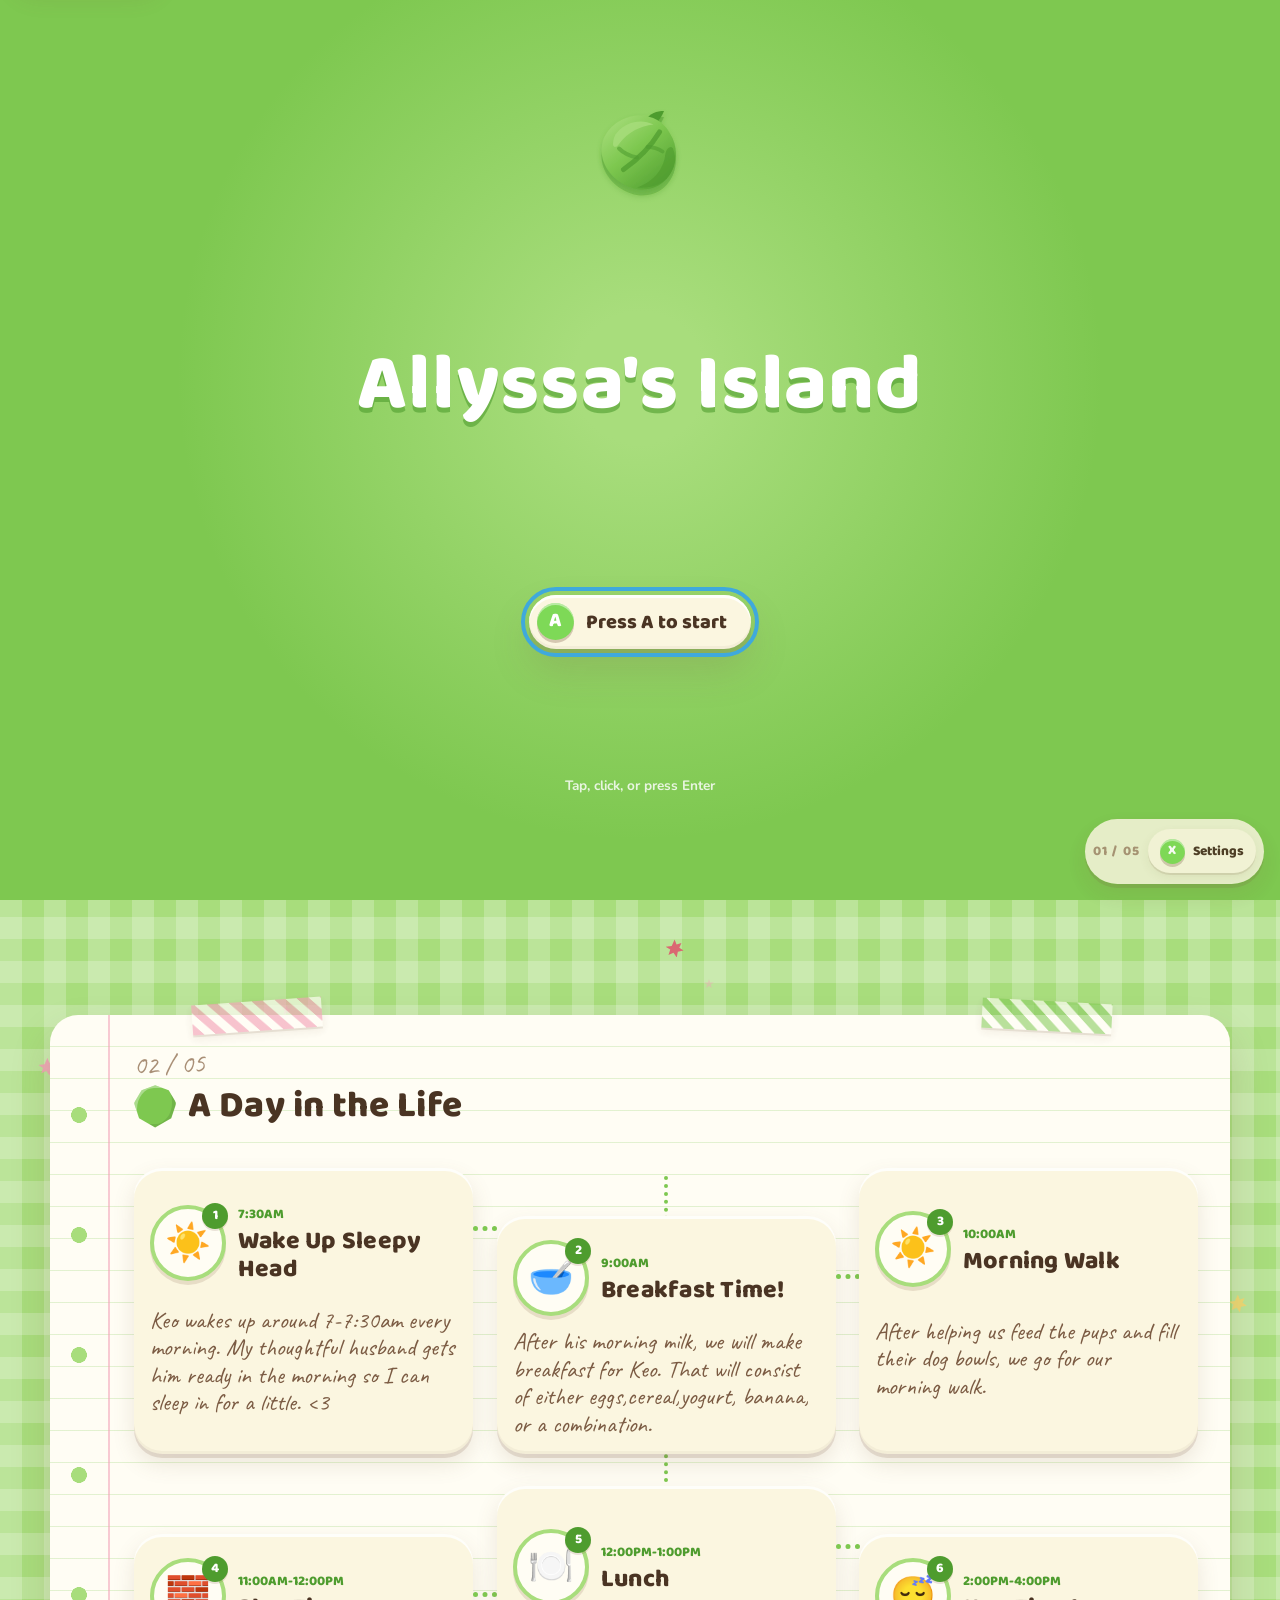
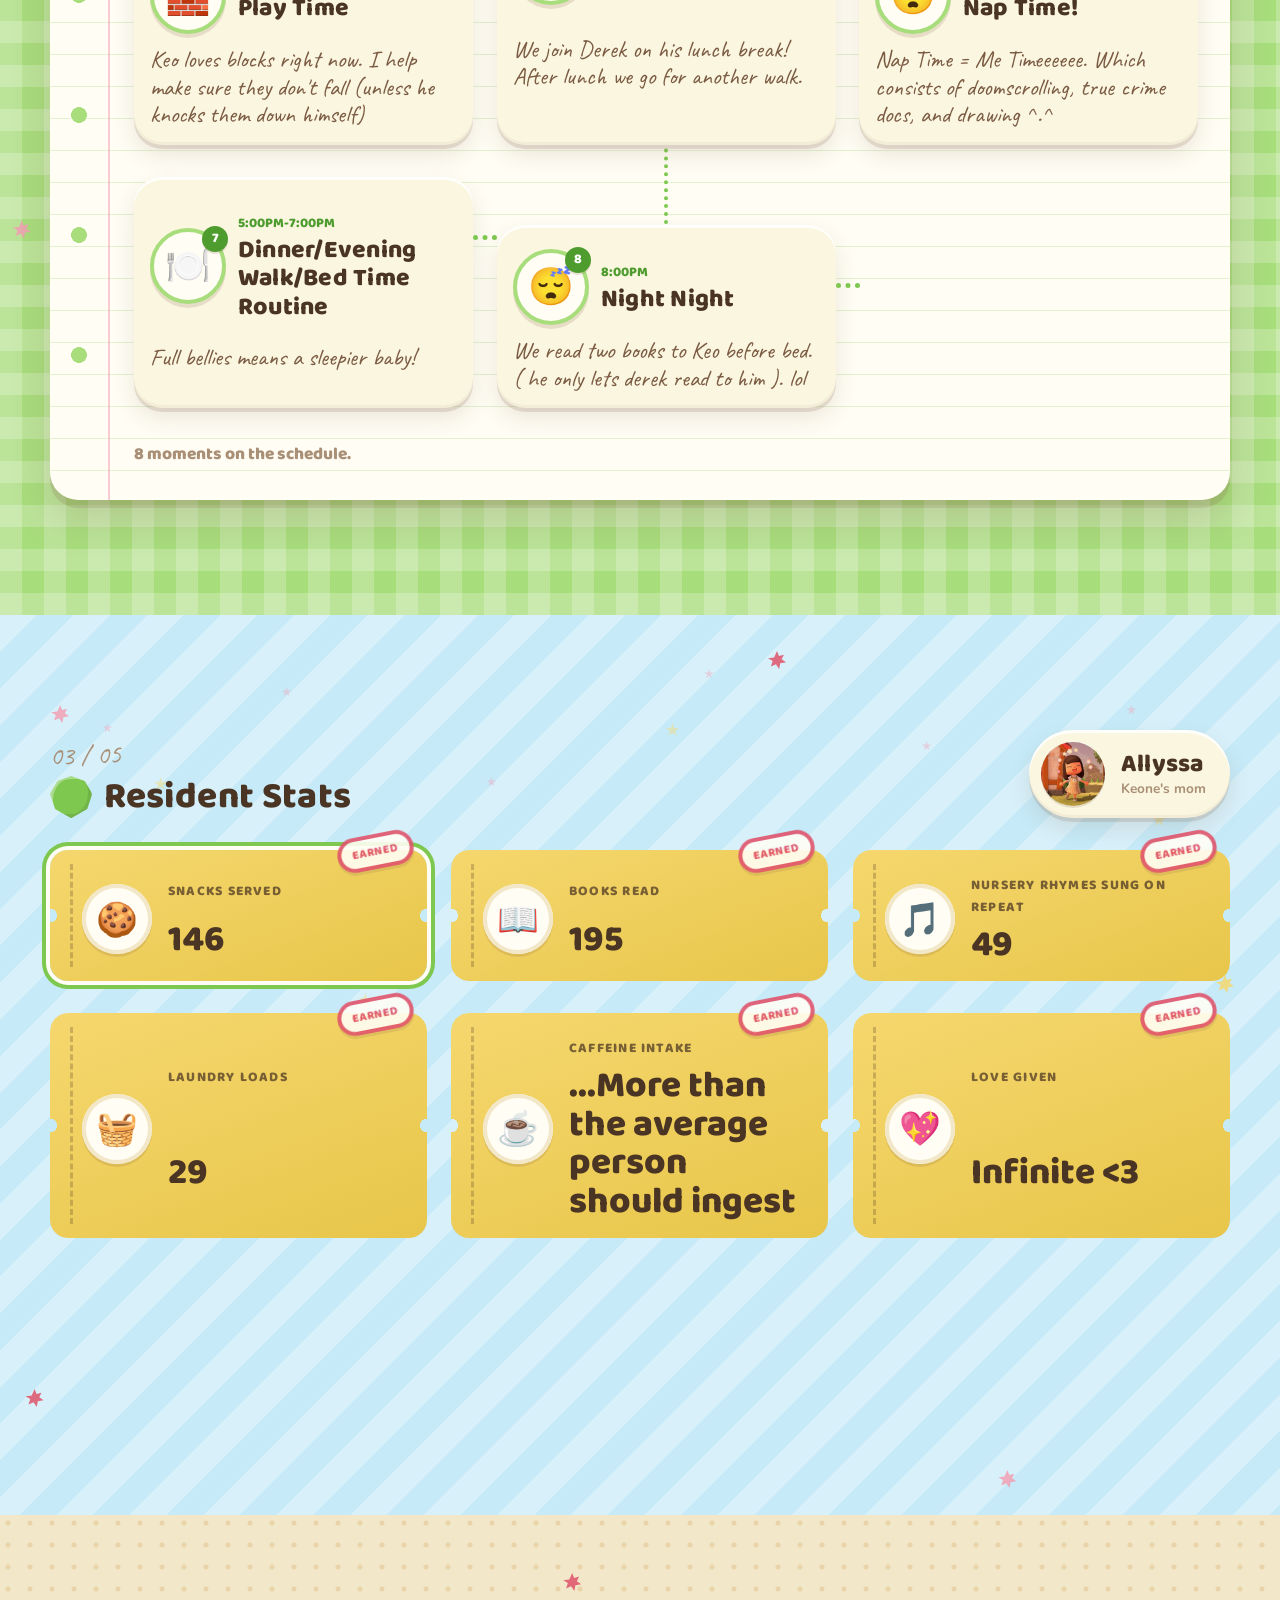
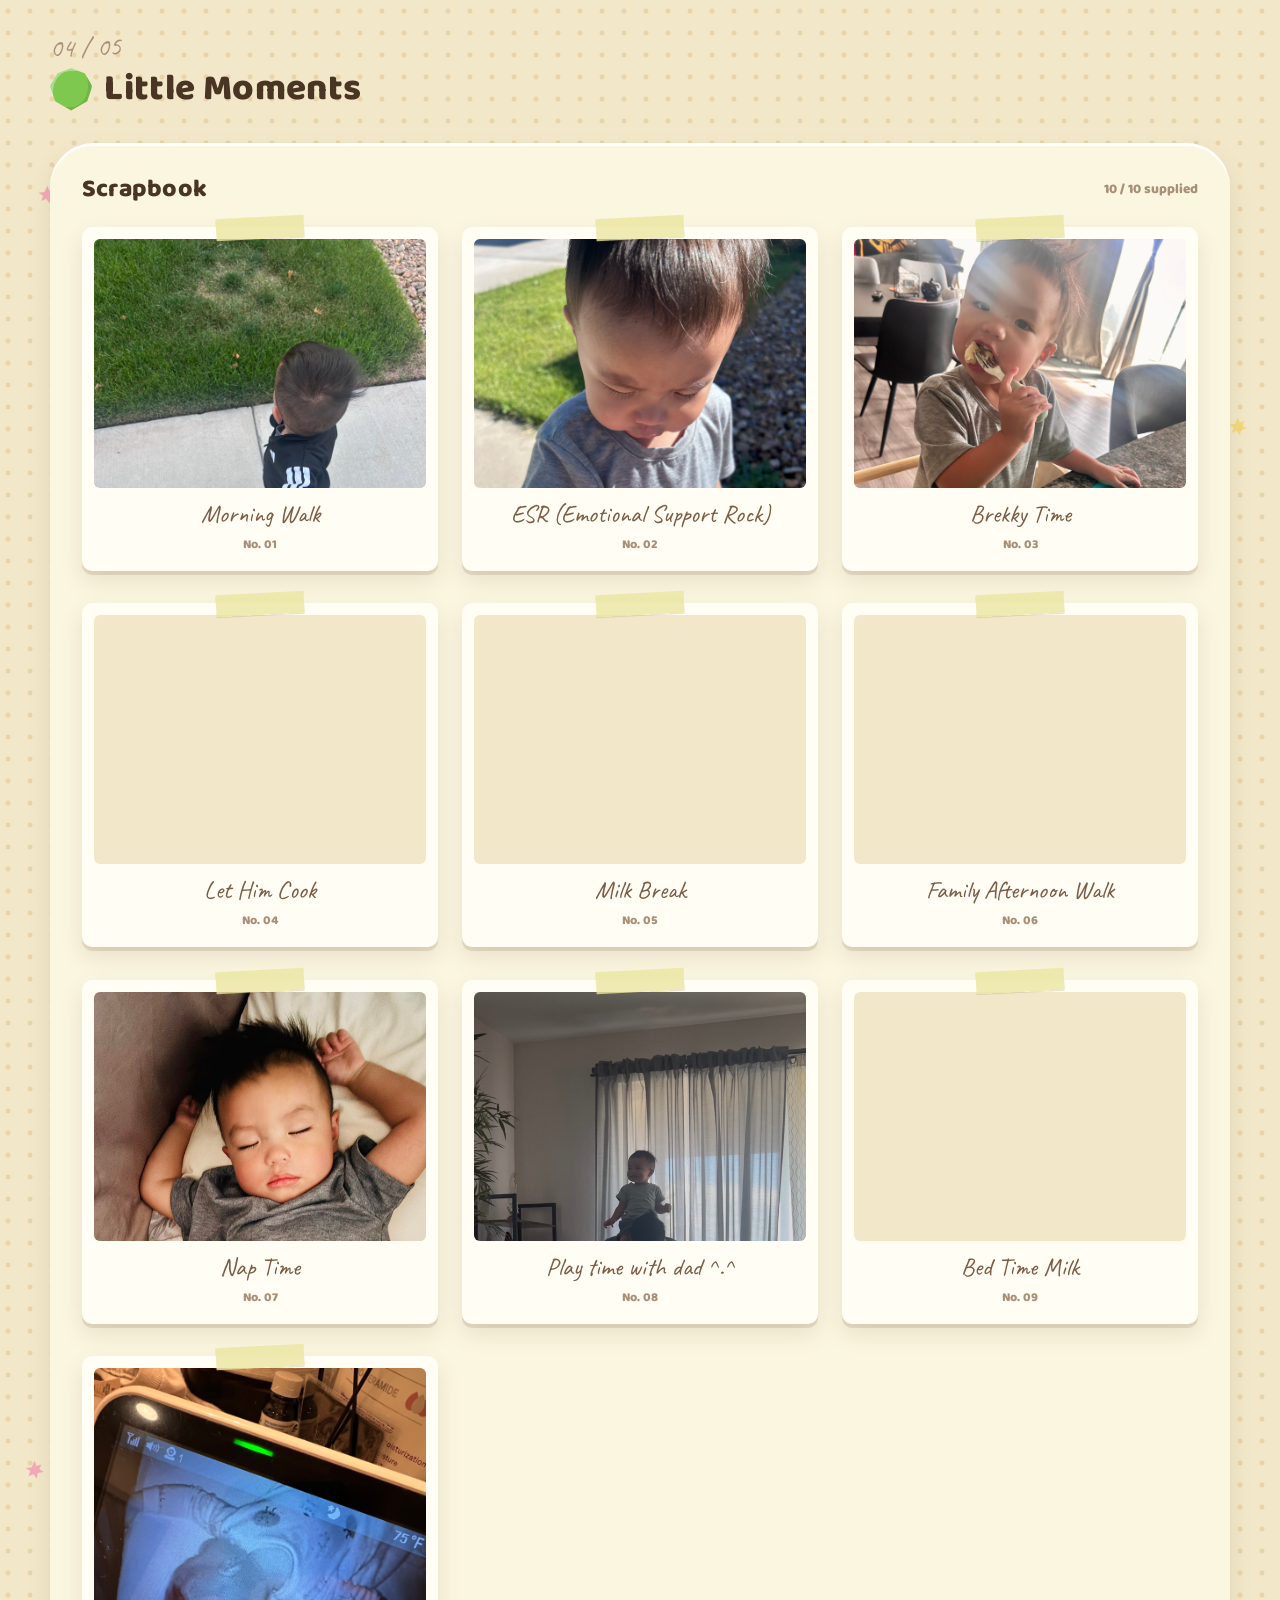
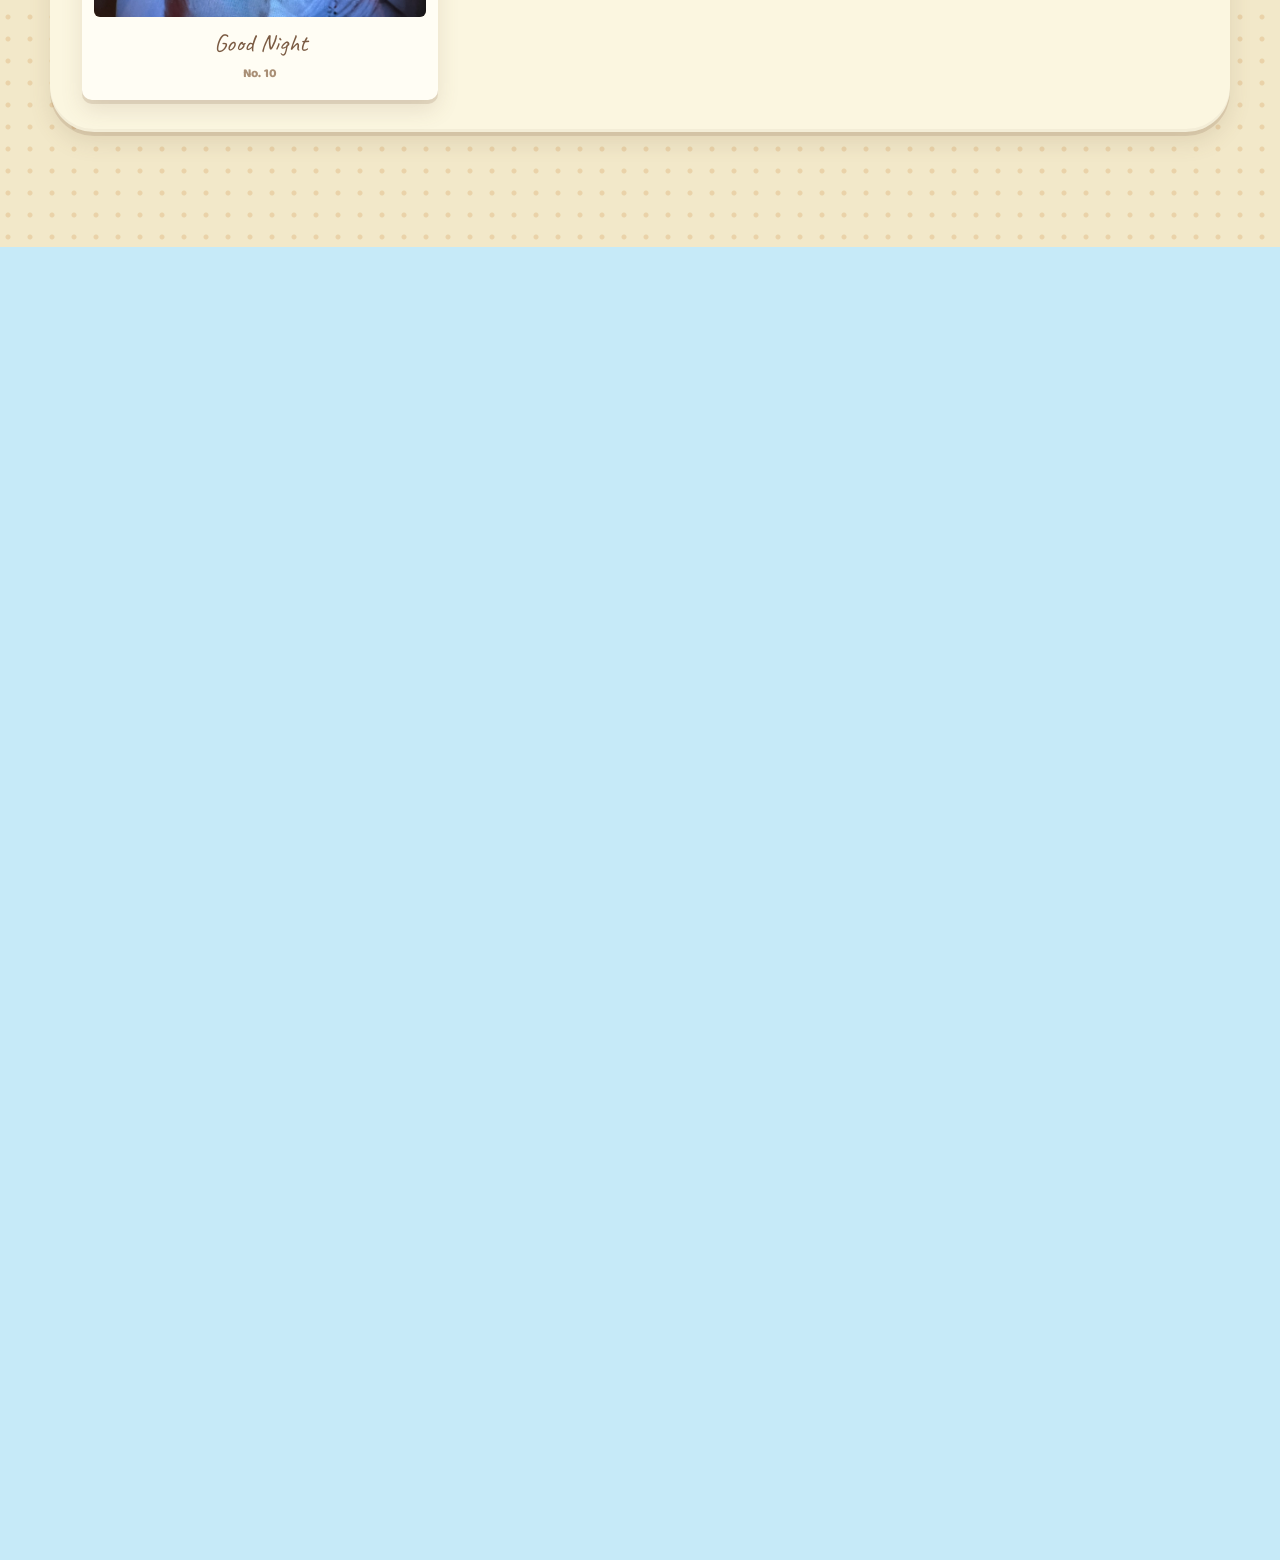
<file: index.html>
<!doctype html>
<html lang="en">
<head>
<meta charset="utf-8">
<meta name="viewport" content="width=device-width, initial-scale=1">
<title>Allyssa's Island</title>
<meta name="description" content="A little island tour of life as a stay-at-home mom — and some news at the end.">
<meta name="color-scheme" content="light">

<link rel="preconnect" href="https://fonts.googleapis.com">
<link rel="preconnect" href="https://fonts.gstatic.com" crossorigin>
<link rel="stylesheet" href="https://fonts.googleapis.com/css2?family=Baloo+2:wght@400;600;700;800&family=Nunito:wght@400;600;700;800&family=Caveat:wght@400;600&display=swap">

<link rel="icon" href="assets/leaf.svg" type="image/svg+xml">
<link rel="stylesheet" href="assets/tokens.css">
<link rel="stylesheet" href="assets/base.css?v=scene9">
<link rel="stylesheet" href="assets/site.css?v=scene13">
</head>
<body>

<a class="skip-link" href="#main" data-content="ui.skipLink" data-hide-empty>Skip to content</a>

<noscript>
  <p style="padding:1.5rem;font-family:system-ui,sans-serif;text-align:center;">
    Allyssa's Island needs JavaScript to load its content. Please enable JavaScript and refresh.
  </p>
</noscript>

<!-- ============ "Press A" start gate ============
     ACNH opens with a title screen, and browsers block audio until a
     user gesture — so this gate is both authentic and required. -->
<div class="start-gate" id="start-gate">
  <img class="start-gate__leaf ac-spin" src="assets/leaf.svg" alt="" aria-hidden="true" width="96" height="96">
  <h1 class="start-gate__title" data-content="site.title" data-hide-empty>Allyssa's Island</h1>
  <p class="start-gate__tagline" data-content="site.tagline" data-hide-empty></p>
  <button class="start-gate__button" type="button">
    <span class="ac-key ac-key--a" aria-hidden="true">A</span>
    <span data-content="ui.startPrompt">Press A to start</span>
  </button>
  <p class="start-gate__hint" data-content="ui.startHint"></p>
</div>

<!-- ============ collapsible scene nav (bottom-left) ============ -->
<nav class="presentation-nav" id="presentation-nav" hidden aria-label="Scene navigation">
  <button type="button" class="presentation-nav__toggle" aria-expanded="false" aria-controls="presentation-nav-panel">
    <img class="presentation-nav__leaf" src="assets/leaf.svg" alt="" width="22" height="22" aria-hidden="true">
    <span class="presentation-nav__chip-num" aria-hidden="true">01</span>
    <span class="presentation-nav__toggle-sr ac-sr">Open scene menu</span>
  </button>
  <div class="presentation-nav__panel" id="presentation-nav-panel" hidden>
    <button type="button" class="presentation-nav__back" disabled>
      <span class="ac-key ac-key--b" aria-hidden="true">B</span>
      <span>Back</span>
    </button>
    <ul class="presentation-nav__list" role="list"></ul>
  </div>
</nav>

<!-- ============ presentation controls (bottom-right settings) ============ -->
<div class="site-controls" hidden>
  <p class="section-progress" aria-label="Scene"><span>01</span> / 05</p>
  <div class="audio-settings">
    <button class="audio-settings__toggle" type="button" aria-expanded="false" aria-controls="audio-settings-panel" aria-label="Audio settings">
      <span class="ac-key ac-key--x" aria-hidden="true">X</span>
      <span class="audio-settings__toggle-label">Settings</span>
    </button>
    <div class="audio-settings__panel" id="audio-settings-panel" hidden>
      <p class="audio-settings__title">Audio</p>
      <label class="audio-settings__row">
        <input type="checkbox" data-audio-channel="music" checked>
        <span>Music</span>
      </label>
      <label class="audio-settings__row">
        <input type="checkbox" data-audio-channel="dialogue" checked>
        <span>Dialogue</span>
      </label>
      <label class="audio-settings__row">
        <input type="checkbox" data-audio-channel="sfx" checked>
        <span>Sound effects</span>
      </label>
      <button type="button" class="audio-settings__mute-all" data-audio-mute-all>Mute all</button>
    </div>
  </div>
  <a class="edit-link" data-edit-link hidden></a>
</div>

<!-- Soft ACNH leaf wipe between presentation scenes -->
<div class="scene-wipe" id="scene-wipe" hidden aria-hidden="true">
  <img class="scene-wipe__leaf" src="assets/leaf.svg" alt="" width="120" height="120">
</div>

<!-- Surprise popup: one beat at a time after Saving -->
<div class="surprise-popup" id="surprise-popup" hidden aria-hidden="true" role="dialog" aria-modal="true" aria-labelledby="surprise-title">
  <div class="surprise-popup__scrim" data-surprise-close></div>
  <div class="surprise-popup__panel">
    <h2 class="ac-sr" id="surprise-title">Island surprise</h2>
    <div class="surprise-popup__confetti" data-surprise-confetti aria-hidden="true"></div>
    <div class="surprise-popup__body" data-surprise-body></div>
    <div class="surprise-popup__footer">
      <button type="button" class="ac-btn surprise-popup__back" data-surprise-back>
        <span class="ac-key" aria-hidden="true">B</span>
        <span data-surprise-back-label>Back</span>
      </button>
      <p class="surprise-popup__progress" data-surprise-progress aria-live="polite">1 / 3</p>
      <button type="button" class="ac-btn surprise-popup__next" data-surprise-next>
        <span class="ac-key ac-key--a" aria-hidden="true">A</span>
        <span data-surprise-next-label>Next</span>
      </button>
    </div>
  </div>
</div>

<!-- Scrapbook photo lightbox -->
<div class="photo-viewer" id="photo-viewer" hidden aria-hidden="true" role="dialog" aria-modal="true" aria-labelledby="photo-viewer-title">
  <div class="photo-viewer__scrim" data-photo-close></div>
  <div class="photo-viewer__panel">
    <button type="button" class="photo-viewer__close" data-photo-close aria-label="Close photo">✕</button>
    <button type="button" class="photo-viewer__nav photo-viewer__nav--prev" data-photo-prev aria-label="Previous photo">
      <span class="ac-key" aria-hidden="true">◀</span>
    </button>
    <figure class="photo-viewer__figure">
      <img class="photo-viewer__img" data-photo-img alt="" decoding="async">
      <figcaption>
        <h3 class="photo-viewer__title" id="photo-viewer-title" data-photo-title></h3>
        <p class="photo-viewer__count" data-photo-count aria-live="polite"></p>
      </figcaption>
    </figure>
    <button type="button" class="photo-viewer__nav photo-viewer__nav--next" data-photo-next aria-label="Next photo">
      <span class="ac-key" aria-hidden="true">▶</span>
    </button>
  </div>
</div>

<!-- Mail interrupt: paper plane flies in after Saving; click opens announcement -->
<div class="mail-interrupt" id="mail-interrupt" hidden aria-hidden="true">
  <svg class="mail-interrupt__path-def" aria-hidden="true" viewBox="0 0 100 100" preserveAspectRatio="none" focusable="false">
    <path id="mail-flight-path" fill="none" d="M 122.00 52.00 C 120.33 51.00, 115.33 45.00, 112.00 46.00 C 108.67 47.00, 105.33 58.33, 102.00 58.00 C 98.67 57.67, 95.33 44.33, 92.00 44.00 C 88.67 43.67, 85.33 55.67, 82.00 56.00 C 78.67 56.33, 75.00 46.33, 72.00 46.00 C 69.00 45.67, 66.33 53.33, 64.00 54.00 C 61.67 54.67, 59.67 50.58, 58.00 50.00 C 56.33 49.42, 55.08 50.50, 54.00 50.50 C 52.92 50.50, 52.17 50.08, 51.50 50.00 C 50.83 49.92, 50.25 50.00, 50.00 50.00"/>
  </svg>
  <button type="button" class="mail-interrupt__plane" data-mail-open aria-label="Open island news">
    <span class="mail-interrupt__craft" aria-hidden="true">
      <!-- Nose +x (right). Leftward flight = scaleX(-1) so shaded top stays up (no 180° roll). -->
      <img class="mail-interrupt__img" src="assets/paper-plane.png" alt="" width="160" height="86" draggable="false">
    </span>
  </button>
  <p class="mail-interrupt__hint" data-mail-hint hidden>Tap the letter!</p>
</div>

<main id="main">

  <!-- ---------- 01 · opening ---------- -->
  <section class="scene scene--opening" id="opening" aria-labelledby="opening-title">
    <h2 class="ac-sr" id="opening-title">Morning announcement</h2>
  </section>

  <!-- ---------- 02 · daily life ---------- -->
  <section class="scene scene--daily" id="daily" aria-labelledby="daily-title">
    <h2 class="ac-sr" id="daily-title" data-content="dailyLife.title" data-hide-empty>A Day in the Life</h2>
  </section>

  <!-- ---------- 03 · stats ---------- -->
  <section class="scene scene--stats" id="stats" aria-labelledby="stats-title">
    <h2 class="ac-sr" id="stats-title" data-content="stats.title" data-hide-empty>Resident Stats</h2>
  </section>

  <!-- ---------- 04 · gallery ---------- -->
  <section class="scene scene--gallery" id="gallery" aria-labelledby="gallery-title">
    <h2 class="ac-sr" id="gallery-title" data-content="gallery.title" data-hide-empty>Little Moments</h2>
  </section>

  <!-- ---------- 05 · reveal ---------- -->
  <section class="scene scene--reveal reveal--popup" id="reveal" aria-labelledby="reveal-title" tabindex="-1">
    <h2 class="ac-sr" id="reveal-title">Some news</h2>
  </section>
</main>

<script src="assets/content.js"></script>
<script src="assets/sections.js?v=scene13"></script>
<script src="assets/audio.js?v=audio10"></script>
<script src="assets/app.js?v=scene17"></script>
</body>
</html>
</file>
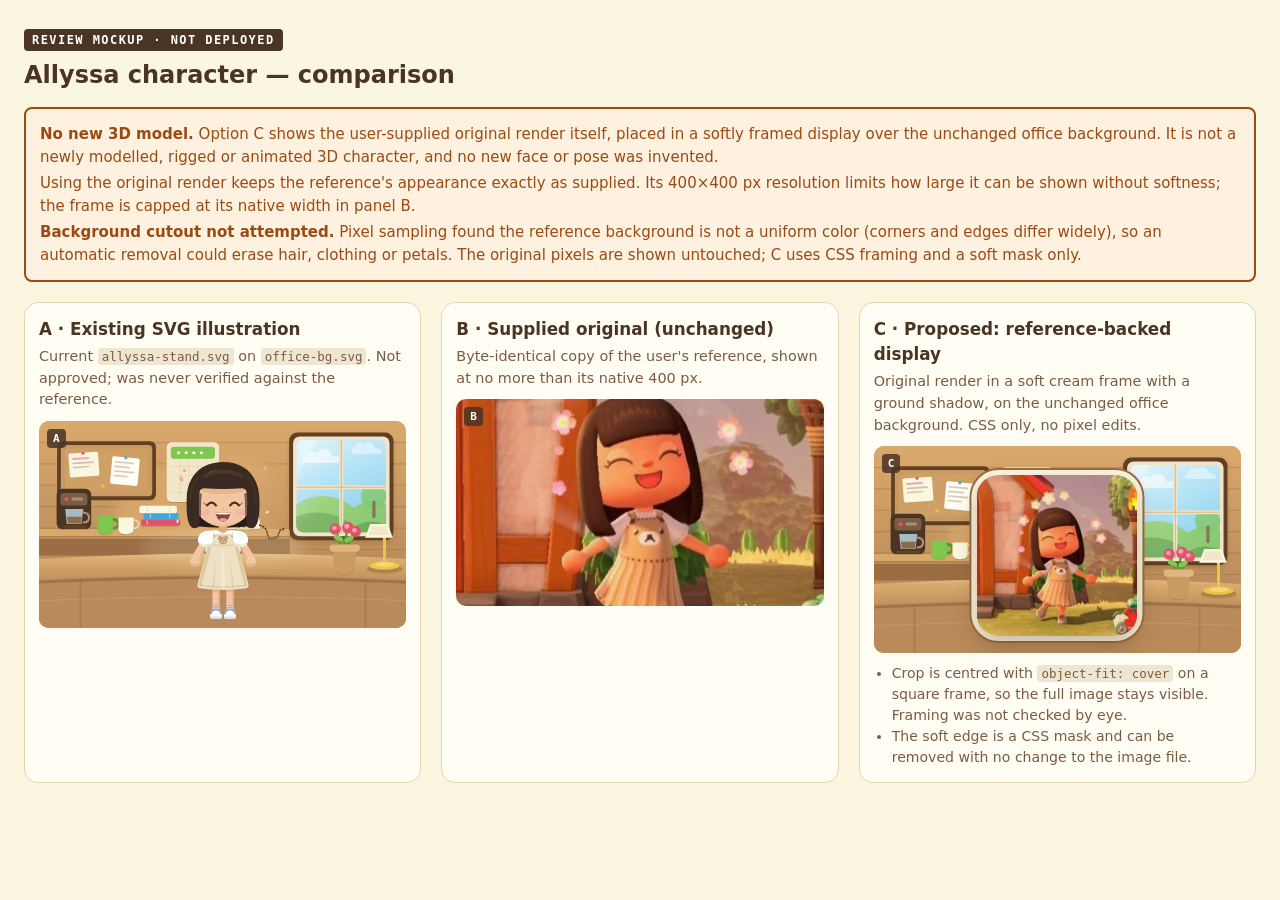
<file: mockups/character-comparison.html>
<!doctype html>
<html lang="en">
<head>
<meta charset="utf-8">
<meta name="viewport" content="width=device-width, initial-scale=1">
<title>Character comparison — review mockup (not deployed)</title>
<link rel="stylesheet" href="../assets/tokens.css">
<style>
  :root { --ink:#4A3423; --soft:#7B5B43; --bg:#FBF6E0; --card:#FFFDF4; --edge:#E4D7AE; --warn:#9a4a12; --warnbg:#fff1e0; }
  * { box-sizing: border-box; }
  body { margin:0; font:15px/1.5 system-ui,-apple-system,"Segoe UI",sans-serif; color:var(--ink); background:var(--bg); }
  main { max-width:1360px; margin:0 auto; padding:28px 24px 48px; }
  h1 { font-size:1.5rem; margin:6px 0 4px; }
  .tag { display:inline-block; font:700 12px/1 ui-monospace,Menlo,monospace; letter-spacing:.12em; background:var(--ink); color:#fff; padding:5px 8px; border-radius:4px; }
  .note { border:2px solid var(--warn); background:var(--warnbg); color:var(--warn); border-radius:8px; padding:10px 14px; margin:14px 0 20px; }
  .note p { margin:4px 0; }
  .grid { display:grid; grid-template-columns:repeat(3,minmax(0,1fr)); gap:20px; }
  .panel { background:var(--card); border:1px solid var(--edge); border-radius:14px; padding:14px; display:flex; flex-direction:column; }
  .panel h2 { font-size:1.05rem; margin:0 0 4px; }
  .panel p.cap { margin:0 0 10px; color:var(--soft); font-size:.9rem; }
  .stage { position:relative; aspect-ratio:16/9; border-radius:10px; overflow:hidden; background:#D9A96C; }
  .stage > .bg { position:absolute; inset:0; width:100%; height:100%; object-fit:cover; }
  .stage.plain { background:#efe6d2; display:flex; align-items:center; justify-content:center; }

  /* A: existing SVG on office background */
  .svgfig { position:absolute; left:50%; bottom:4%; height:82%; transform:translateX(-50%); }

  /* B: supplied original, unchanged pixels, shown at native 400px max */
  .orig { display:block; width:100%; max-width:400px; height:auto; margin:0 auto; image-rendering:auto; }

  /* C: reference-backed treatment — original image in soft rounded frame (CSS only, no pixel edits) */
  .shadow { position:absolute; left:50%; bottom:5%; width:34%; height:7%; transform:translateX(-50%);
            background:radial-gradient(ellipse at center, rgba(60,35,15,.38) 0%, rgba(60,35,15,.18) 45%, rgba(60,35,15,0) 72%); }
  .frame { position:absolute; left:50%; bottom:8%; height:78%; aspect-ratio:1/1; transform:translateX(-50%);
           border-radius:22px; overflow:hidden; background:var(--ac-cream,#FBF6E0);
           box-shadow:0 10px 22px rgba(60,35,15,.28), 0 0 0 5px var(--ac-cream,#FBF6E0), 0 0 0 7px var(--ac-wood-mid,#9A6E42); }
  .frame img { width:100%; height:100%; object-fit:cover; object-position:center; display:block;
               -webkit-mask-image:radial-gradient(ellipse 78% 78% at 50% 50%, #000 70%, rgba(0,0,0,.85) 88%, rgba(0,0,0,.6) 100%);
                       mask-image:radial-gradient(ellipse 78% 78% at 50% 50%, #000 70%, rgba(0,0,0,.85) 88%, rgba(0,0,0,.6) 100%); }
  .label { position:absolute; left:8px; top:8px; font:700 11px/1 ui-monospace,Menlo,monospace; background:rgba(74,52,35,.85); color:#fff; padding:4px 6px; border-radius:4px; }
  ul.facts { margin:10px 0 0; padding-left:18px; font-size:.88rem; color:var(--soft); }
  code { font:12.5px ui-monospace,Menlo,monospace; background:#efe6d2; padding:1px 4px; border-radius:3px; }

  @media (max-width: 1100px) { .grid { grid-template-columns:1fr 1fr; } .panel.c { grid-column:1 / -1; } }
  @media (max-width: 700px)  { main { padding:18px 14px 36px; } .grid { grid-template-columns:1fr; } .panel.c { grid-column:auto; } .frame { border-radius:14px; } }
</style>
</head>
<body>
<main>
  <span class="tag">REVIEW MOCKUP · NOT DEPLOYED</span>
  <h1>Allyssa character — comparison</h1>
  <div class="note" role="note">
    <p><strong>No new 3D model.</strong> Option C shows the user-supplied original render itself, placed in a softly framed display over the unchanged office background. It is not a newly modelled, rigged or animated 3D character, and no new face or pose was invented.</p>
    <p>Using the original render keeps the reference's appearance exactly as supplied. Its 400&times;400 px resolution limits how large it can be shown without softness; the frame is capped at its native width in panel B.</p>
    <p><strong>Background cutout not attempted.</strong> Pixel sampling found the reference background is not a uniform color (corners and edges differ widely), so an automatic removal could erase hair, clothing or petals. The original pixels are shown untouched; C uses CSS framing and a soft mask only.</p>
  </div>

  <div class="grid">
    <section class="panel a" aria-labelledby="ha">
      <h2 id="ha">A · Existing SVG illustration</h2>
      <p class="cap">Current <code>allyssa-stand.svg</code> on <code>office-bg.svg</code>. Not approved; was never verified against the reference.</p>
      <div class="stage">
        <img class="bg" src="../assets/office-bg.svg" alt="">
        <img class="svgfig" src="../assets/allyssa-stand.svg" alt="Existing SVG illustration of Allyssa">
        <span class="label">A</span>
      </div>
    </section>

    <section class="panel b" aria-labelledby="hb">
      <h2 id="hb">B · Supplied original (unchanged)</h2>
      <p class="cap">Byte-identical copy of the user's reference, shown at no more than its native 400 px.</p>
      <div class="stage plain">
        <img class="orig" src="../assets/reference/allyssa-reference.jpg" width="400" height="400" alt="User-supplied original character reference image, unmodified">
        <span class="label">B</span>
      </div>
    </section>

    <section class="panel c" aria-labelledby="hc">
      <h2 id="hc">C · Proposed: reference-backed display</h2>
      <p class="cap">Original render in a soft cream frame with a ground shadow, on the unchanged office background. CSS only, no pixel edits.</p>
      <div class="stage">
        <img class="bg" src="../assets/office-bg.svg" alt="">
        <div class="shadow" aria-hidden="true"></div>
        <div class="frame">
          <img src="../assets/reference/allyssa-reference.jpg" alt="Allyssa, shown with the user-supplied original render">
        </div>
        <span class="label">C</span>
      </div>
      <ul class="facts">
        <li>Crop is centred with <code>object-fit: cover</code> on a square frame, so the full image stays visible. Framing was not checked by eye.</li>
        <li>The soft edge is a CSS mask and can be removed with no change to the image file.</li>
      </ul>
    </section>
  </div>
</main>
</body>
</html>
</file>
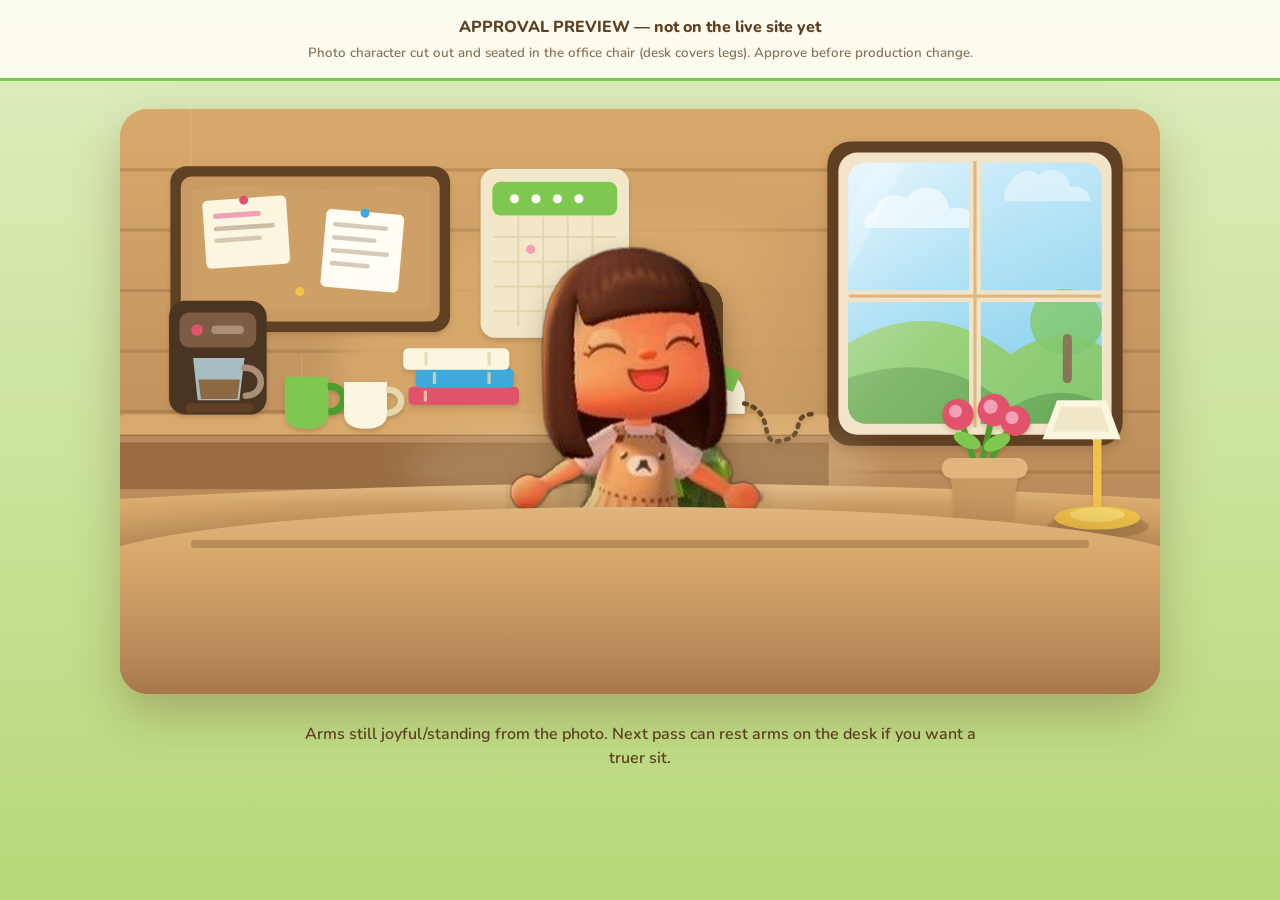
<file: mockups/approval/character-in-office.html>
<!doctype html>
<html lang="en">
<head>
<meta charset="utf-8">
<meta name="viewport" content="width=device-width, initial-scale=1">
<title>Approval preview — Allyssa in office chair</title>
<link href="https://fonts.googleapis.com/css2?family=Nunito:wght@600;800&display=swap" rel="stylesheet">
<style>
  body {
    margin: 0;
    min-height: 100vh;
    background: linear-gradient(180deg, #dfeec0, #b8d878);
    font-family: Nunito, system-ui, sans-serif;
    color: #5E4022;
  }
  .banner {
    text-align: center;
    padding: 16px 20px;
    background: rgba(255,253,244,.9);
    border-bottom: 3px solid #7EC850;
    font-weight: 800;
  }
  .banner small { display:block; margin-top:6px; font-weight:600; opacity:.72; }
  .stage-wrap { max-width: 1040px; margin: 28px auto; padding: 0 16px; }
  .stage {
    position: relative;
    width: 100%;
    aspect-ratio: 16 / 9;
    border-radius: 28px;
    overflow: hidden;
    box-shadow: 0 20px 48px rgba(94,64,34,.3);
    background: #D9A96C;
  }
  .stage__bg { position:absolute; inset:0; width:100%; height:100%; object-fit:cover; }
  /* chair sits behind her, seat under torso */
  .stage__chair {
    position: absolute;
    left: 50%;
    bottom: 26%;
    width: 20%;
    height: auto;
    transform: translateX(-48%);
    z-index: 2;
    filter: drop-shadow(0 10px 12px rgba(94,64,34,.28));
  }
  /* character sunk into chair; legs clipped by desk */
  .stage__allyssa {
    position: absolute;
    left: 50%;
    bottom: 12%;
    width: 28%;
    transform: translateX(-50%) translateY(8%);
    z-index: 3;
    filter: drop-shadow(0 12px 16px rgba(94,64,34,.32));
    clip-path: inset(0 4% 28% 4%);
  }
  .stage__desk {
    position: absolute;
    left: -4%; right: -4%;
    bottom: -4%;
    height: 36%;
    z-index: 4;
    background: linear-gradient(180deg, #E0B57E 0%, #D9A96C 22%, #B98A5A 70%, #9A6E42 100%);
    border-radius: 50% 50% 0 0 / 30% 30% 0 0;
    box-shadow: 0 -10px 28px rgba(94,64,34,.2);
  }
  .stage__desk::after {
    content:"";
    position:absolute; left:10%; right:10%; top:16%;
    height: 8px; border-radius:999px;
    background: rgba(138,97,54,.4);
  }
  .note { max-width:700px; margin:0 auto 40px; padding:0 20px; text-align:center; line-height:1.5; font-weight:600; }
</style>
</head>
<body>
  <div class="banner">
    APPROVAL PREVIEW — not on the live site yet
    <small>Photo character cut out and seated in the office chair (desk covers legs). Approve before production change.</small>
  </div>
  <div class="stage-wrap">
    <div class="stage">
      <img class="stage__bg" src="../../assets/office-bg.svg" alt="">
      <img class="stage__chair" src="chair.png" alt="">
      <img class="stage__allyssa" src="allyssa-seated.png" alt="Allyssa seated preview">
      <div class="stage__desk" aria-hidden="true"></div>
    </div>
  </div>
  <p class="note">Arms still joyful/standing from the photo. Next pass can rest arms on the desk if you want a truer sit.</p>
</body>
</html>
</file>
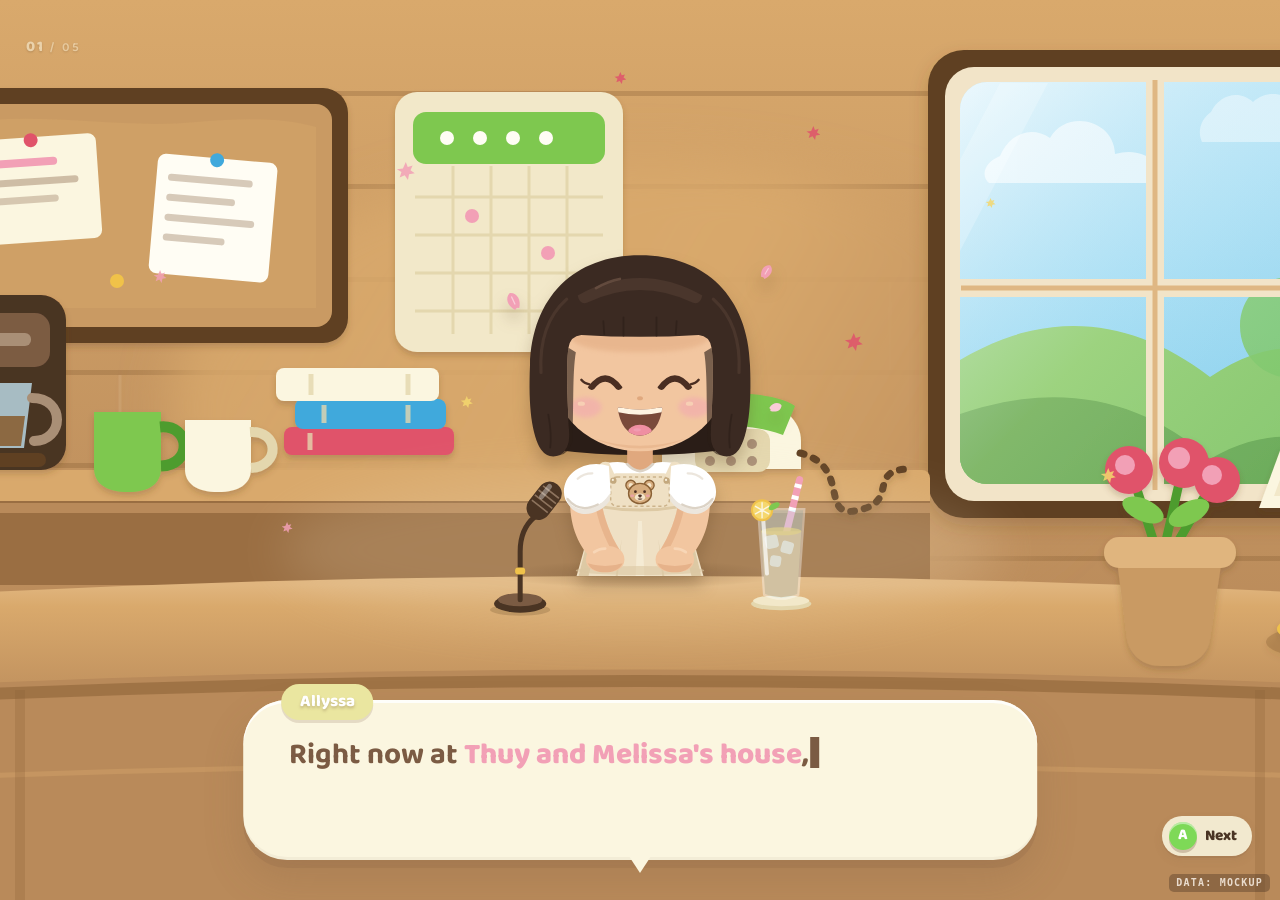
<file: mockups/sections/1-opening.html>
<!DOCTYPE html>
<html lang="en">
<head>
<meta charset="utf-8">
<meta name="viewport" content="width=device-width, initial-scale=1">
<title>Allyssa's Island — Morning Announcement (Mockup 01)</title>
<link rel="preconnect" href="https://fonts.googleapis.com">
<link rel="preconnect" href="https://fonts.gstatic.com" crossorigin>
<link href="https://fonts.googleapis.com/css2?family=Baloo+2:wght@400;600;700;800&family=Nunito:wght@400;600;700;800&family=Caveat:wght@400;600&display=swap" rel="stylesheet">
<link rel="stylesheet" href="../../assets/tokens.css">
<link rel="stylesheet" href="../../assets/base.css">
<script src="../../assets/config.js"></script>
<script src="../../assets/audio.js"></script>
<style>
  /* ---------- Section 1: opening — layout only ---------- */
  html, body { height: 100%; }
  body { background: var(--ac-wood); overflow: hidden; }

  .op-scene {
    position: fixed; inset: 0;
    overflow: hidden;
    cursor: pointer;
    -webkit-tap-highlight-color: transparent;
  }

  /* A 16:9 "stage" that behaves exactly like the background's
     xMidYMid slice, so everything placed in % stays glued to the art. */
  .op-stage {
    position: absolute;
    left: 50%; top: 50%;
    width: max(100vw, calc(100vh * 16 / 9));
    aspect-ratio: 1600 / 900;
    transform: translate(-50%, -50%);
  }
  .op-bg { position: absolute; inset: 0; width: 100%; height: 100%; object-fit: cover; }

  /* Allyssa: viewBox 0 0 360 420, bottom edge = desk line (y≈576 of 900). */
  .op-allyssa {
    position: absolute;
    left: 50%; bottom: 36%;
    width: 20.625%;               /* 330px on the 1600-wide stage */
    transform: translateX(-50%);
  }
  .op-allyssa img {
    width: 100%; height: auto;
    transform-origin: 50% 100%;
    filter: drop-shadow(0 10px 8px color-mix(in srgb, var(--ac-wood-deep) 28%, transparent));
    animation: op-breathe 3s var(--ease-soft) infinite;
  }
  @keyframes op-breathe {
    0%, 100% { transform: scale(1, 1); }
    50%      { transform: scale(1.008, 1.022) translateY(-1px); }
  }
  /* soft contact shadow on the desk surface */
  .op-contact {
    position: absolute;
    left: 50%; bottom: 34.6%;
    width: 17%; height: 3.2%;
    transform: translateX(-50%);
    border-radius: 50%;
    background: radial-gradient(closest-side, color-mix(in srgb, var(--ac-wood-deep) 32%, transparent), transparent);
  }

  /* emote bubble for the last line */
  .op-emote {
    position: absolute;
    left: 58.5%; bottom: 79%;
    width: 4.2%;
    aspect-ratio: 1;
    display: grid; place-items: center;
    background: var(--ac-white);
    border-radius: 50%;
    box-shadow: var(--sh-2);
    font-family: var(--ac-font-ui); font-weight: 800;
    color: var(--ac-pink-deep);
    font-size: clamp(1.1rem, 2.2vw, 2rem);
    line-height: 1;
    opacity: 0; visibility: hidden;
  }
  .op-emote.is-on { opacity: 1; visibility: visible; }
  .op-emote::after {
    content: ''; position: absolute; left: 12%; bottom: -8%;
    width: 30%; height: 30%;
    background: var(--ac-white);
    clip-path: polygon(0 100%, 30% 0, 100% 30%);
  }

  /* desk props */
  .op-mic  { position: absolute; left: 40.6%; bottom: 31.6%; width: 4.4%; }
  .op-tea  { position: absolute; left: 56.9%; bottom: 32.2%; width: 3.9%; }
  .op-mic svg, .op-tea svg { width: 100%; height: auto; overflow: visible; }
  .op-prop-shadow { fill: var(--ac-wood-deep); opacity: .22; }

  .mic-base  { fill: var(--ac-ink-strong); }
  .mic-base2 { fill: var(--ac-ink); }
  .mic-pole  { fill: none; stroke: var(--ac-ink-strong); stroke-width: 5; stroke-linecap: round; }
  .mic-head  { fill: var(--ac-ink-strong); }
  .mic-grill { fill: none; stroke: var(--ac-ink-soft); stroke-width: 1.6; opacity: .7; }
  .mic-shine { fill: var(--ac-white); opacity: .35; }
  .mic-band  { fill: var(--ac-gold); }

  .tea-coaster { fill: var(--ac-cream-deep); }
  .tea-coaster2 { fill: var(--ac-cream-edge); }
  .tea-liquid { fill: var(--ac-wood-light); }
  .tea-liquid-top { fill: var(--ac-gold); opacity: .75; }
  .tea-glass { fill: var(--ac-sky-light); opacity: .38; stroke: var(--ac-white); stroke-width: 2.2; }
  .tea-ice   { fill: var(--ac-white); opacity: .55; }
  .tea-shine { fill: var(--ac-white); opacity: .7; }
  .tea-straw { fill: var(--ac-pink); }
  .tea-stripe { fill: var(--ac-white); }
  .tea-lemon { fill: var(--ac-ticket); stroke: var(--ac-gold); stroke-width: 2; }
  .tea-lemon-seg { fill: none; stroke: var(--ac-cream); stroke-width: 1.4; }
  .tea-leaf { fill: var(--ac-leaf); }

  /* ---------- HUD / UI layer (viewport-based) ---------- */
  .op-ui {
    position: absolute; inset: 0;
    z-index: var(--z-ui);
    pointer-events: none;
  }
  .op-dialog {
    position: absolute;
    left: 50%; bottom: 40px;
    width: min(62vw, 900px);
    transform: translateX(-50%);
  }
  .op-stats {
    display: flex; gap: var(--sp-3); flex-wrap: wrap;
    justify-content: flex-end;
    margin: 0 var(--sp-5) var(--sp-5) 0;
    padding: 0; list-style: none;
  }
  .op-stats .ac-tag {
    font-size: clamp(.72rem, 1vw, .9rem);
    box-shadow: 0 3px 0 color-mix(in srgb, var(--ac-ink) 22%, transparent);
  }
  .op-stats .ac-tag:nth-child(1) { transform: rotate(-2deg); }
  .op-stats .ac-tag:nth-child(3) { transform: rotate(1.6deg); }
  .op-stats b { font-weight: 800; }

  .op-box {
    pointer-events: auto;
    min-height: calc(2 * 1.42em + clamp(46px, 7vw, 76px));
  }
  .op-line { display: block; min-height: 2.84em; }
  .op-line .ac-hl { font-weight: 800; }

  .op-hint {
    position: absolute;
    left: 50%; bottom: -40px;
    transform: translateX(-50%);
    font-family: var(--ac-font-ui); font-weight: 700;
    font-size: var(--ac-fs-small);
    color: var(--ac-cream);
    text-shadow: 0 2px 2px color-mix(in srgb, var(--ac-wood-deep) 55%, transparent);
    white-space: nowrap;
    opacity: 0; visibility: hidden;
    transition: opacity var(--t-slow) var(--ease-soft);
  }
  .op-hint span { display: inline-block; animation: op-nudge 1.6s var(--ease-soft) infinite; }
  @keyframes op-nudge { 0%,100% { transform: translateY(0); } 50% { transform: translateY(4px); } }
  .is-done .op-hint { opacity: .92; visibility: visible; }
  .is-done .ac-next, .op-box:not(.is-ready) .ac-next { visibility: hidden; }

  .op-prompt {
    position: absolute; right: 28px; bottom: 44px;
    pointer-events: auto;
    background: color-mix(in srgb, var(--ac-cream) 88%, transparent);
    border: 0; border-radius: var(--r-pill);
    padding: .38em .95em .38em .42em;
    box-shadow: var(--sh-1);
    cursor: pointer;
    font-size: clamp(.85rem, 1.2vw, 1.02rem);
    transition: transform var(--t-fast) var(--ease-bounce);
  }
  .op-prompt:hover { transform: translateY(-2px) scale(1.04); }
  .is-done .op-prompt { opacity: 0; visibility: hidden; }

  .op-slide {
    position: absolute; left: 26px; top: 20px;
    font-family: var(--ac-font-ui); font-weight: 800;
    font-size: .95rem; letter-spacing: .14em;
    color: var(--ac-cream);
    opacity: .55;
    text-shadow: 0 1px 2px color-mix(in srgb, var(--ac-wood-deep) 50%, transparent);
  }
  .op-slide small { font-weight: 600; opacity: .8; }

  /* placeholders */
  .ph {
    text-decoration: underline dotted;
    text-decoration-thickness: 2px;
    text-underline-offset: 3px;
    cursor: help;
    pointer-events: auto;
  }
  .op-legend {
    position: fixed; right: 16px; top: 14px;
    z-index: var(--z-overlay);
    max-width: 250px;
    background: color-mix(in srgb, var(--ac-paper) 90%, transparent);
    color: var(--ac-ink);
    border-radius: var(--r-md);
    padding: 10px 14px 11px;
    box-shadow: var(--sh-1);
    font-family: var(--ac-font-body);
    font-size: .74rem; line-height: 1.4;
  }
  .op-legend h2 { font-size: .8rem; margin-bottom: 4px; display: flex; gap: 6px; align-items: center; }
  .op-legend .ac-leaf { width: .95em; height: .95em; }
  .op-legend ul { margin: 0; padding-left: 1.1em; }

  .op-badge {
    position: fixed; right: 10px; bottom: 8px;
    z-index: var(--z-modal);
    pointer-events: none;
    font: 700 10px/1 ui-monospace, SFMono-Regular, Menlo, Consolas, monospace;
    letter-spacing: .12em;
    color: var(--ac-white);
    background: color-mix(in srgb, var(--ac-ink-strong) 55%, transparent);
    padding: 4px 7px;
    border-radius: 5px;
    opacity: .7;
  }

  :focus-visible {
    outline: 4px solid var(--ac-nook-blue);
    outline-offset: 4px;
    border-radius: var(--r-md);
  }
  .op-box:focus-visible { border-radius: var(--r-xl); }

  /* petal placement */
  .op-scene .ac-petal { z-index: 2; }

  /* ---------- narrow screens ---------- */
  @media (max-width: 760px) {
    .op-dialog { width: calc(100vw - 28px); bottom: 64px; }
    .op-stats { justify-content: center; margin: 0 0 var(--sp-4); gap: var(--sp-2); }
    .op-prompt { right: 12px; bottom: 14px; }
    .op-legend { left: 12px; right: auto; top: auto; bottom: 14px; max-width: 58vw; font-size: .66rem; padding: 7px 10px; }
    .op-legend ul { display: none; }
    .op-legend h2 { margin: 0; }
    .op-slide { left: 14px; top: 12px; }
    .op-emote { width: 9%; }
  }

  @media (prefers-reduced-motion: reduce) {
    .op-allyssa img, .ac-petal, .ac-next, .op-hint span, .ac-pop { animation: none !important; }
    .op-prompt:hover { transform: none; }
  }
</style>
</head>
<body>
<main class="op-scene" id="opening" aria-labelledby="op-title">
  <h1 id="op-title" class="ac-sr">Morning announcement from Allyssa's island</h1>

  <div class="op-stage">
    <img class="op-bg" src="../../assets/office-bg.svg" alt="A cozy wood-panelled island office with a sunny window, corkboard, roses and a wide wooden desk.">
    <div class="op-contact" aria-hidden="true"></div>
    <div class="op-allyssa">
      <img src="../../assets/allyssa-desk.svg" alt="Allyssa, smiling with her eyes closed happily, seated behind the desk like an island announcer.">
    </div>
    <div class="op-emote" id="op-emote" aria-hidden="true">!</div>

    <!-- desk microphone -->
    <div class="op-mic">
      <svg viewBox="0 0 70 140" role="img" aria-label="A small desk microphone on a stand">
        <ellipse class="op-prop-shadow" cx="30" cy="134" rx="30" ry="6"/>
        <ellipse class="mic-base" cx="30" cy="128" rx="26" ry="9"/>
        <ellipse class="mic-base2" cx="30" cy="124" rx="22" ry="6.5"/>
        <path class="mic-pole" d="M30 124 V76 Q30 54 44 42"/>
        <rect class="mic-band" x="25" y="92" width="10" height="7" rx="3"/>
        <g transform="rotate(38 52 28)">
          <rect class="mic-head" x="40" y="4" width="24" height="42" rx="12"/>
          <path class="mic-grill" d="M42 14h20M41 20h22M41 26h22M42 32h20"/>
          <rect class="mic-shine" x="45" y="8" width="5" height="18" rx="2.5"/>
        </g>
      </svg>
    </div>

    <!-- iced tea -->
    <div class="op-tea">
      <svg viewBox="0 0 62 130" role="img" aria-label="A tall glass of iced tea with a pink striped straw and a lemon slice">
        <ellipse class="tea-coaster2" cx="31" cy="124" rx="30" ry="6.5"/>
        <ellipse class="tea-coaster" cx="31" cy="121" rx="28" ry="5.5"/>
        <!-- straw -->
        <g transform="rotate(14 40 40)">
          <rect class="tea-straw" x="36" y="-4" width="7" height="92" rx="3.5"/>
          <rect class="tea-stripe" x="36" y="4" width="7" height="4"/>
          <rect class="tea-stripe" x="36" y="16" width="7" height="4"/>
          <rect class="tea-stripe" x="36" y="28" width="7" height="4"/>
        </g>
        <path class="tea-liquid" d="M11 52 H51 L47 114 Q31 121 15 114 Z"/>
        <ellipse class="tea-liquid-top" cx="31" cy="52" rx="20" ry="4"/>
        <rect class="tea-ice" x="15" y="56" width="13" height="13" rx="3" transform="rotate(-12 21 62)"/>
        <rect class="tea-ice" x="31" y="62" width="12" height="12" rx="3" transform="rotate(16 37 68)"/>
        <rect class="tea-ice" x="20" y="76" width="11" height="11" rx="3" transform="rotate(8 25 81)"/>
        <path class="tea-glass" d="M8 30 H54 L48 115 Q31 123 14 115 Z"/>
        <rect class="tea-shine" x="13" y="38" width="4" height="58" rx="2" transform="rotate(-4 15 67)"/>
        <!-- lemon on the rim -->
        <circle class="tea-lemon" cx="12" cy="31" r="10"/>
        <path class="tea-lemon-seg" d="M12 31 L12 23 M12 31 L19 27 M12 31 L19 35 M12 31 L12 39 M12 31 L5 35 M12 31 L5 27"/>
        <ellipse class="tea-leaf" cx="24" cy="27" rx="6" ry="3" transform="rotate(-30 24 27)"/>
      </svg>
    </div>
  </div>

  <!-- ambient petals -->
  <div class="ac-petals" aria-hidden="true">
    <span class="ac-petal" style="left:31%; top:18%; animation-delay:-1s"></span>
    <span class="ac-petal" style="left:63%; top:14%; animation-delay:-3s; width:14px; height:14px"></span>
    <span class="ac-petal" style="left:36%; top:44%; animation-delay:-5s; width:12px; height:12px"></span>
    <span class="ac-petal" style="left:66%; top:37%; animation-delay:-2s"></span>
    <span class="ac-petal" style="left:12%; top:30%; animation-delay:-6s; width:13px; height:13px"></span>
    <span class="ac-petal" style="left:86%; top:52%; animation-delay:-4s; width:15px; height:15px"></span>
    <span class="ac-petal" style="left:22%; top:58%; animation-delay:-7s; width:11px; height:11px"></span>
    <span class="ac-petal" style="left:48%; top:8%;  animation-delay:-8s; width:12px; height:12px"></span>
    <span class="ac-petal" style="left:77%; top:22%; animation-delay:-2.5s; width:10px; height:10px"></span>
  </div>

  <!-- UI layer -->
  <div class="op-ui" id="op-ui">
    <p class="op-slide" aria-label="Section 1 of 5">01 <small>/ 05</small></p>

    <section class="op-dialog" aria-label="Announcement">
      <div class="ac-box op-box ac-pop" id="op-box" tabindex="0" role="button"
           aria-label="Dialogue. Press Enter or Space to continue." aria-describedby="op-live">
        <span class="ac-namechip">Allyssa</span>
        <span class="op-line" id="op-line" aria-hidden="true"></span>
        <span class="ac-next" aria-hidden="true"></span>
        <span class="op-hint" aria-hidden="true"><span>↓</span> keep going</span>
      </div>
      <p class="ac-sr" id="op-live" aria-live="polite"></p>
    </section>

    <button class="ac-btn op-prompt" id="op-next" type="button">
      <span class="ac-key ac-key--a" aria-hidden="true">A</span> Next
    </button>
  </div>
</main>

<div class="op-badge" aria-hidden="true">DATA: MOCKUP</div>

<script>
(function () {
  'use strict';
  var C = window.AC_CONFIG || {};
  var VENUE = C.venue || "Thuy and Melissa's house";
  var SON = C.son || 'Keone';

  function snd(name) {
    try { if (window.ACSound && ACSound[name]) ACSound[name](); } catch (e) {}
  }
  var audioReady = false;
  function wakeAudio() {
    if (audioReady) return;
    audioReady = true;
    try { if (window.ACSound && ACSound.init) ACSound.init(); } catch (e) {}
  }

  function ordinal(n) {
    var v = n % 100;
    if (v >= 11 && v <= 13) return n + 'th';
    return n + ({1: 'st', 2: 'nd', 3: 'rd'}[n % 10] || 'th');
  }
  function liveStamp() {
    var d = new Date();
    var h = d.getHours(), m = d.getMinutes();
    var time = ((h % 12) || 12) + ':' + (m < 10 ? '0' : '') + m + ' ' + (h < 12 ? 'AM' : 'PM');
    var days = ['Sunday','Monday','Tuesday','Wednesday','Thursday','Friday','Saturday'];
    var months = ['January','February','March','April','May','June','July','August','September','October','November','December'];
    return { time: time, weekday: days[d.getDay()], monthDay: months[d.getMonth()] + ' ' + ordinal(d.getDate()) };
  }

  // Each line is built lazily so the opening date and time stay live.
  var LINES = [
    function () {
      var s = liveStamp();
      return [["Right now at "], [VENUE, 'ac-hl'], [", it's " + s.time + " on " + s.weekday + ", " + s.monthDay + "."]];
    },
    function () { return [["Hi, I'm "], [C.name || 'Allyssa', 'ac-hl'], ["."]]; },
    function () { return [["I'm "], [SON, 'ac-hl'], ["'s mom."]]; },
    function () { return [["Welcome — here's a little look at our story."]]; },
    function () { return [["Let's get started!"]]; }
  ];

  var ui = document.getElementById('op-ui');
  var box = document.getElementById('op-box');
  var lineEl = document.getElementById('op-line');
  var live = document.getElementById('op-live');
  var emote = document.getElementById('op-emote');
  var reduce = window.matchMedia && matchMedia('(prefers-reduced-motion: reduce)').matches;

  var idx = -1, timer = null, typing = false, segs = [], nodes = [], si = 0, ci = 0;

  function render(parts) {
    lineEl.textContent = '';
    nodes = parts.map(function (p) {
      var el = document.createElement('span');
      if (p[1]) el.className = p[1];
      lineEl.appendChild(el);
      return el;
    });
  }
  function finishLine() {
    clearTimeout(timer);
    for (var i = 0; i < segs.length; i++) nodes[i].textContent = segs[i][0];
    typing = false;
    lineEl.classList.remove('ac-caret');
    box.classList.add('is-ready');
    snd('confirm');
    if (idx === LINES.length - 1) {
      ui.classList.add('is-done');
      emote.classList.add('is-on');
      if (!reduce) { emote.classList.remove('ac-pop'); void emote.offsetWidth; emote.classList.add('ac-pop'); }
    }
  }
  function tick() {
    if (si >= segs.length) return finishLine();
    var text = segs[si][0];
    ci++;
    nodes[si].textContent = text.slice(0, ci);
    var ch = text.charAt(ci - 1);
    if (ch && ch !== ' ') snd('blip');
    if (ci >= text.length) { si++; ci = 0; }
    var delay = /[.,!?—]/.test(ch) ? 140 : 32;
    timer = setTimeout(tick, delay);
  }
  function startLine(n) {
    idx = n;
    segs = LINES[n]();
    live.textContent = segs.map(function (s) { return s[0]; }).join('');
    render(segs);
    box.classList.remove('is-ready');
    si = 0; ci = 0; typing = true;
    lineEl.classList.add('ac-caret');
    if (reduce) { finishLine(); return; }
    timer = setTimeout(tick, 260);
  }
  function advance() {
    wakeAudio();
    if (typing) { finishLine(); return; }
    if (idx >= LINES.length - 1) return;
    snd('select');
    startLine(idx + 1);
  }

  document.getElementById('opening').addEventListener('click', function (e) {
    if (e.target.closest('.ph')) return;
    advance();
  });
  document.addEventListener('keydown', function (e) {
    if (e.key !== ' ' && e.key !== 'Enter') return;
    if (e.target && e.target.tagName === 'BUTTON') return; // native click handles it
    e.preventDefault();
    advance();
  });

  startLine(0);
})();
</script>
</body>
</html>
</file>
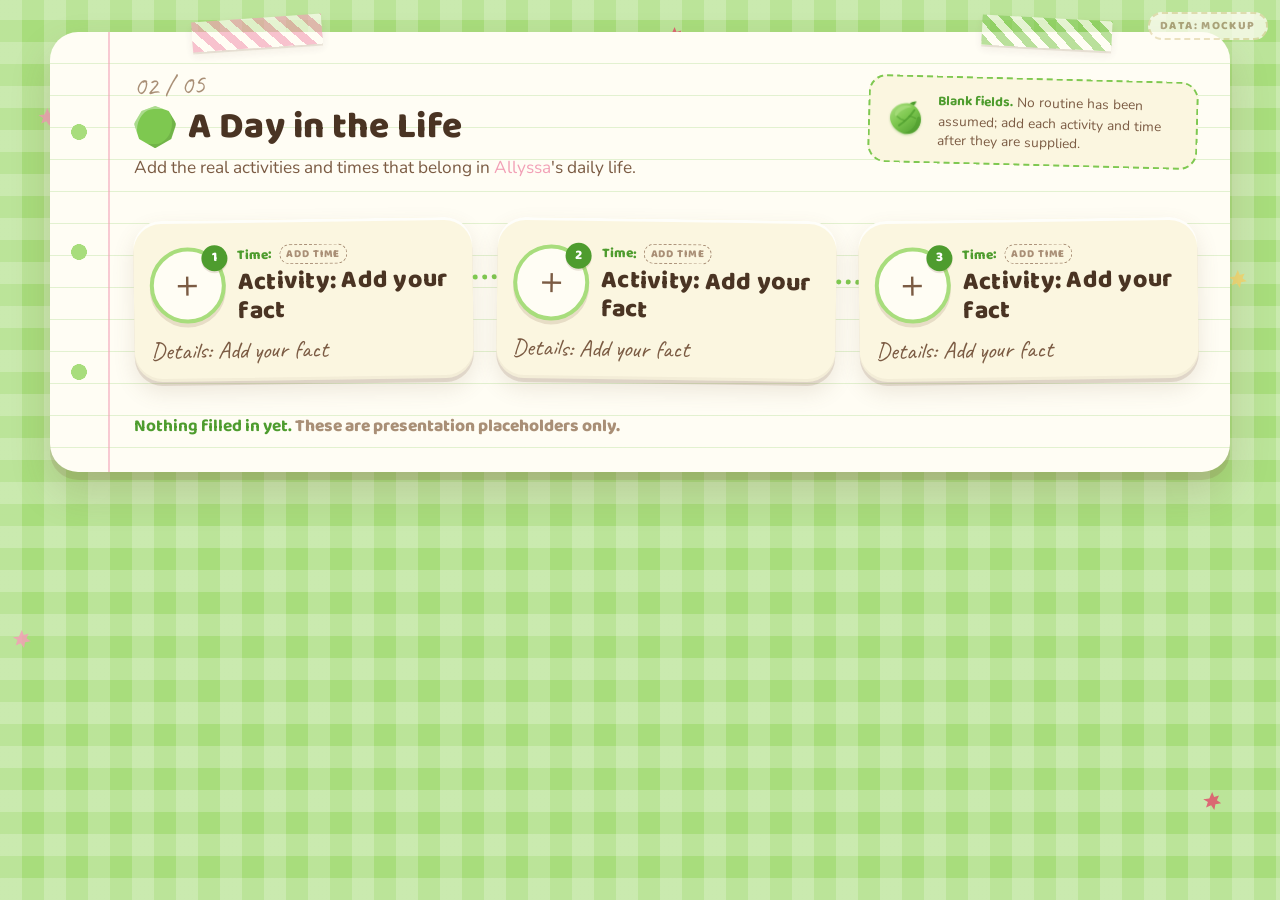
<file: mockups/sections/2-schedule.html>
<!doctype html>
<html lang="en">
<head>
<meta charset="utf-8">
<meta name="viewport" content="width=device-width, initial-scale=1">
<title>A Day in the Life — Allyssa's Schedule (mockup)</title>
<link rel="preconnect" href="https://fonts.googleapis.com">
<link rel="preconnect" href="https://fonts.gstatic.com" crossorigin>
<link rel="stylesheet" href="https://fonts.googleapis.com/css2?family=Baloo+2:wght@600;700;800&family=Caveat:wght@600;700&family=Nunito:wght@500;700;800&display=swap">
<link rel="stylesheet" href="../../assets/tokens.css">
<link rel="stylesheet" href="../../assets/base.css">
<style>
  /* ---- section-local styles only; primitives come from base.css ---- */
  :root {
    --day-emoji: 'Apple Color Emoji', 'Segoe UI Emoji', 'Noto Color Emoji', sans-serif;
    --day-rule: color-mix(in srgb, var(--ac-leaf) 22%, transparent);
    --day-shade: color-mix(in srgb, var(--ac-ink) 16%, transparent);
  }

  body { background: var(--ac-leaf-light); }

  .day {
    position: relative;
    min-height: 100vh;
    padding: var(--sp-6) 0 var(--sp-7);
    overflow: hidden;
    /* green gingham tablecloth */
    background:
      repeating-linear-gradient(0deg, color-mix(in srgb, var(--ac-white) 22%, transparent) 0 22px, transparent 22px 44px),
      repeating-linear-gradient(90deg, color-mix(in srgb, var(--ac-white) 22%, transparent) 0 22px, transparent 22px 44px),
      var(--ac-leaf-light);
  }
  .day > .ac-wrap { position: relative; z-index: var(--z-ui); }

  /* ---------- the stationery sheet ---------- */
  .sheet {
    position: relative;
    background:
      linear-gradient(90deg, transparent 58px, color-mix(in srgb, var(--ac-pink) 55%, transparent) 58px 60px, transparent 60px),
      repeating-linear-gradient(180deg, transparent 0 31px, var(--day-rule) 31px 32px),
      var(--ac-paper);
    border-radius: var(--r-lg);
    box-shadow: var(--sh-3);
    padding: var(--sp-6) var(--sp-6) var(--sp-6) calc(60px + var(--sp-5));
  }
  /* binder holes */
  .sheet::before {
    content: '';
    position: absolute;
    left: 20px; top: 40px; bottom: 40px; width: 18px;
    background: radial-gradient(circle 8px at 9px 50%, var(--ac-leaf-light) 97%, transparent 100%) 0 0 / 18px 120px repeat-y;
  }
  /* washi tape */
  .tape {
    position: absolute;
    top: -14px;
    width: 130px; height: 30px;
    background: repeating-linear-gradient(45deg,
      color-mix(in srgb, var(--ac-pink) 70%, transparent) 0 8px,
      color-mix(in srgb, var(--ac-paper) 70%, transparent) 8px 16px);
    box-shadow: var(--sh-1);
    opacity: .9;
  }
  .tape--l { left: 12%; transform: rotate(-4deg); }
  .tape--r { right: 10%; transform: rotate(3deg);
    background: repeating-linear-gradient(45deg,
      color-mix(in srgb, var(--ac-leaf) 60%, transparent) 0 8px,
      color-mix(in srgb, var(--ac-paper) 70%, transparent) 8px 16px); }

  /* ---------- header ---------- */
  .day__head {
    display: grid;
    grid-template-columns: minmax(0, 1fr) auto;
    gap: var(--sp-5);
    align-items: end;
    margin-bottom: var(--sp-5);
  }
  .day__kicker {
    font-family: var(--ac-font-hand);
    font-size: 1.7rem;
    color: var(--ac-ink-soft);
    margin: 0 0 var(--sp-1);
    display: inline-block;
    transform: rotate(-2deg);
  }
  .day__sub { margin: var(--sp-2) 0 0; max-width: 58ch; }
  .day__note {
    display: flex; align-items: center; gap: var(--sp-3);
    background: var(--ac-cream);
    border: 2px dashed var(--ac-leaf);
    border-radius: var(--r-md);
    padding: var(--sp-3) var(--sp-4);
    max-width: 330px;
    transform: rotate(1.5deg);
    font-size: var(--ac-fs-small);
  }
  .day__note b { font-family: var(--ac-font-ui); color: var(--ac-leaf-deep); }
  .day__leafimg { width: 40px; height: 40px; flex: none; }

  /* ---------- timeline ---------- */
  .timeline {
    list-style: none; margin: 0; padding: var(--sp-4) 0 0;
    position: relative;
    display: grid;
    grid-template-columns: repeat(3, minmax(0, 1fr));
    gap: var(--sp-6) var(--sp-5);
    counter-reset: stop;
  }
  /* dotted walking path in the gap between neighbouring cards */
  .moment:not(:nth-child(3n))::before {
    content: '';
    position: absolute;
    left: 100%; top: 58px;
    width: var(--sp-5);
    border-top: 5px dotted var(--ac-leaf);
  }

  .moment {
    position: relative;
    z-index: 1;
    counter-increment: stop;
    display: grid;
    gap: var(--sp-3);
    padding: var(--sp-5) var(--sp-4) var(--sp-4);
    transition: transform var(--t-mid) var(--ease-bounce);
  }
  .moment:nth-child(odd)  { transform: rotate(-.8deg); }
  .moment:nth-child(even) { transform: rotate(.8deg); }
  .moment:hover { transform: translateY(-4px) rotate(0); }

  .moment__top { display: flex; align-items: center; gap: var(--sp-3); }
  .moment__icon {
    flex: none;
    width: 76px; aspect-ratio: 1;
    display: grid; place-items: center;
    border-radius: 50%;
    background: var(--ac-paper);
    border: 4px solid var(--ac-leaf-light);
    box-shadow: 0 4px 0 var(--day-shade);
    font-family: var(--day-emoji);
    font-size: 2.3rem; line-height: 1;
    position: relative;
  }
  .moment__icon::after {
    content: counter(stop);
    position: absolute;
    right: -6px; top: -6px;
    width: 26px; height: 26px;
    display: grid; place-items: center;
    border-radius: 50%;
    background: var(--ac-leaf-deep);
    color: var(--ac-white);
    font-family: var(--ac-font-ui); font-weight: 800; font-size: .85rem;
    box-shadow: 0 2px 0 var(--day-shade);
  }
  .moment__time {
    font-family: var(--ac-font-ui); font-weight: 800;
    font-size: var(--ac-fs-small);
    color: var(--ac-leaf-deep);
    margin: 0;
  }
  .moment__time span {
    display: inline-block;
    margin-left: var(--sp-1);
    font-size: .68rem;
    letter-spacing: .08em;
    text-transform: uppercase;
    color: var(--ac-ink-soft);
    border: 1.5px dashed var(--ac-ink-soft);
    border-radius: var(--r-pill);
    padding: 0 .55em;
    vertical-align: .1em;
  }
  .moment__title { font-size: var(--ac-fs-h3); margin: 2px 0 0; }
  .moment__cap {
    margin: 0;
    font-family: var(--ac-font-hand);
    font-size: 1.5rem;
    line-height: 1.15;
    color: var(--ac-ink);
  }
  .moment__foot {
    display: flex; align-items: center; justify-content: space-between;
    gap: var(--sp-2); flex-wrap: wrap;
  }

  /* checkbox-style sticker toggle */
  .tick {
    display: inline-flex; align-items: center; gap: .5em;
    font: 800 var(--ac-fs-small) / 1 var(--ac-font-ui);
    color: var(--ac-ink);
    background: var(--ac-cream-deep);
    border: 0;
    border-radius: var(--r-pill);
    padding: .5em 1em .55em .6em;
    box-shadow: 0 3px 0 var(--ac-cream-edge);
    cursor: pointer;
    transition: transform var(--t-fast) var(--ease-bounce), background var(--t-fast) var(--ease-soft);
  }
  .tick__box {
    width: 1.35em; height: 1.35em;
    display: grid; place-items: center;
    border-radius: 50%;
    background: var(--ac-paper);
    box-shadow: inset 0 0 0 2px var(--ac-cream-edge);
    color: transparent;
    font-size: .95em;
  }
  .tick[aria-pressed="true"] { background: var(--ac-leaf-light); color: var(--ac-white); text-shadow: 0 1px 2px var(--day-shade); }
  .tick[aria-pressed="true"] .tick__box { background: var(--ac-leaf-deep); box-shadow: none; color: var(--ac-white); }
  .tick:hover { transform: scale(1.04); }
  .tick:active { transform: scale(.96); }
  .tick:focus-visible { outline: 4px solid var(--ac-nook-blue); outline-offset: 3px; }

  .moment--now .moment__icon { border-color: var(--ac-gold); }
  .now-flag {
    position: absolute;
    top: -14px; right: var(--sp-4);
    font-family: var(--ac-font-ui); font-weight: 800; font-size: .78rem;
    background: var(--ac-pink-deep); color: var(--ac-white);
    padding: .2em .8em .28em;
    border-radius: var(--r-pill);
    box-shadow: 0 3px 0 var(--day-shade);
  }

  /* ---------- footer strip ---------- */
  .day__foot {
    display: flex; align-items: center; justify-content: space-between;
    gap: var(--sp-4); flex-wrap: wrap;
    margin-top: var(--sp-6);
  }
  .day__progress {
    font-family: var(--ac-font-ui); font-weight: 800;
    color: var(--ac-ink-soft);
    margin: 0;
  }
  .day__progress b { color: var(--ac-leaf-deep); }
  .day__prompts { display: flex; gap: var(--sp-5); flex-wrap: wrap; }

  /* ---------- mockup badge (matches other mockups) ---------- */
  .mock-badge {
    position: fixed;
    top: var(--sp-3); right: var(--sp-3);
    z-index: var(--z-modal);
    pointer-events: none;
    font-family: var(--ac-font-ui); font-weight: 800;
    font-size: .72rem; letter-spacing: .12em;
    color: var(--ac-ink-soft);
    background: var(--ac-paper);
    border: 2px dashed var(--ac-cream-edge);
    border-radius: var(--r-pill);
    padding: .25em .9em;
    opacity: .75;
  }

  /* ---------- responsive ---------- */
  @media (max-width: 1080px) {
    .timeline { grid-template-columns: repeat(2, minmax(0, 1fr)); }
    .moment:not(:nth-child(3n))::before { display: none; }
  }
  @media (max-width: 720px) {
    .day__head { grid-template-columns: minmax(0, 1fr); }
    .timeline { grid-template-columns: minmax(0, 1fr); gap: var(--sp-5); }
    .sheet { padding: var(--sp-5) var(--sp-4) var(--sp-5) calc(40px + var(--sp-3)); background:
      linear-gradient(90deg, transparent 38px, color-mix(in srgb, var(--ac-pink) 55%, transparent) 38px 40px, transparent 40px),
      repeating-linear-gradient(180deg, transparent 0 31px, var(--day-rule) 31px 32px),
      var(--ac-paper); }
    .sheet::before { left: 10px; }
    .moment__icon { width: 62px; font-size: 1.9rem; }
  }

  @media (prefers-reduced-motion: reduce) {
    .moment, .tick { transition: none; }
    .moment:hover, .tick:hover, .tick:active { transform: none; }
    .moment:nth-child(odd), .moment:nth-child(even) { transform: none; }
    .ac-petal, .ac-next { animation: none !important; }
  }
</style>
</head>
<body>
<span class="mock-badge" aria-hidden="true">DATA: MOCKUP</span>

<main>
  <section class="day" aria-labelledby="day-title">
    <div class="ac-petals" aria-hidden="true">
      <span class="ac-petal" style="left:3%;top:12%"></span>
      <span class="ac-petal" style="left:52%;top:3%"></span>
      <span class="ac-petal" style="left:96%;top:30%"></span>
      <span class="ac-petal" style="left:94%;top:88%"></span>
      <span class="ac-petal" style="left:1%;top:70%"></span>
    </div>

    <div class="ac-wrap">
      <div class="sheet">
        <span class="tape tape--l" aria-hidden="true"></span>
        <span class="tape tape--r" aria-hidden="true"></span>

        <header class="day__head">
          <div>
            <p class="day__kicker">02 / 05</p>
            <h2 id="day-title" class="ac-heading"><span class="ac-leaf" aria-hidden="true"></span>A Day in the Life</h2>
            <p class="day__sub">Add the real activities and times that belong in <span class="ac-hl">Allyssa</span>'s daily life.</p>
          </div>
          <p class="day__note">
            <img class="day__leafimg" src="../../assets/leaf.svg" width="64" height="64" alt="">
            <span><b>Blank fields.</b> No routine has been assumed; add each activity and time after they are supplied.</span>
          </p>
        </header>

        <ol class="timeline" aria-label="Blank daily-life fields">
          <li class="moment ac-card">
            <div class="moment__top">
              <div class="moment__icon" aria-hidden="true">＋</div>
              <div>
                <p class="moment__time">Time: <span>Add time</span></p>
                <h3 class="moment__title">Activity: Add your fact</h3>
              </div>
            </div>
            <p class="moment__cap">Details: Add your fact</p>
          </li>
          <li class="moment ac-card">
            <div class="moment__top">
              <div class="moment__icon" aria-hidden="true">＋</div>
              <div>
                <p class="moment__time">Time: <span>Add time</span></p>
                <h3 class="moment__title">Activity: Add your fact</h3>
              </div>
            </div>
            <p class="moment__cap">Details: Add your fact</p>
          </li>
          <li class="moment ac-card">
            <div class="moment__top">
              <div class="moment__icon" aria-hidden="true">＋</div>
              <div>
                <p class="moment__time">Time: <span>Add time</span></p>
                <h3 class="moment__title">Activity: Add your fact</h3>
              </div>
            </div>
            <p class="moment__cap">Details: Add your fact</p>
          </li>
        </ol>

        <div class="day__foot">
          <p class="day__progress"><b>Nothing filled in yet.</b> These are presentation placeholders only.</p>
        </div>
      </div>
    </div>
  </section>
</main>

</body>
</html>
</file>
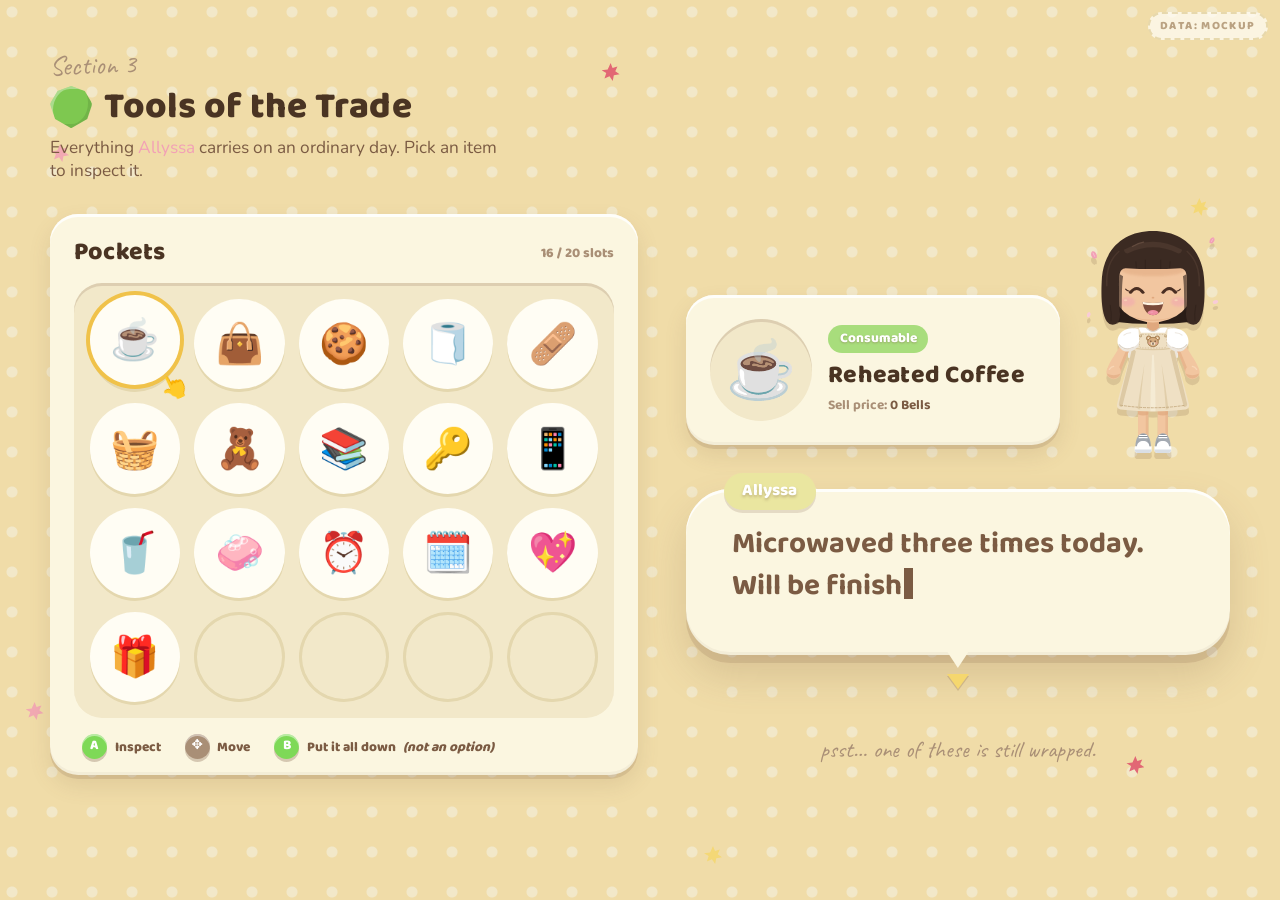
<file: mockups/sections/3-inventory.html>
<!doctype html>
<html lang="en">
<head>
<meta charset="utf-8">
<meta name="viewport" content="width=device-width, initial-scale=1">
<title>Tools of the Trade — Allyssa's Pockets (mockup)</title>
<link rel="preconnect" href="https://fonts.googleapis.com">
<link rel="preconnect" href="https://fonts.gstatic.com" crossorigin>
<link rel="stylesheet" href="https://fonts.googleapis.com/css2?family=Baloo+2:wght@600;700;800&family=Caveat:wght@600;700&family=Nunito:wght@500;700;800&display=swap">
<link rel="stylesheet" href="../../assets/tokens.css">
<link rel="stylesheet" href="../../assets/base.css">
<style>
  /* ---- section-local styles only; primitives come from base.css ---- */
  :root {
    --inv-emoji: 'Apple Color Emoji', 'Segoe UI Emoji', 'Noto Color Emoji', sans-serif;
    --inv-shade: color-mix(in srgb, var(--ac-ink) 18%, transparent);
  }

  body { background: var(--ac-sand); }

  .inv {
    position: relative;
    min-height: 100vh;
    padding: var(--sp-7) 0 var(--sp-6);
    overflow: hidden;
    /* soft polka-dot "pocket lining" */
    background:
      radial-gradient(circle at 12px 12px, var(--ac-cream-deep) 5px, transparent 6px) 0 0 / 40px 40px,
      var(--ac-sand);
  }
  .inv > .ac-wrap { position: relative; z-index: var(--z-ui); }

  /* ---------- header ---------- */
  .inv__head { margin-bottom: var(--sp-6); }
  .inv__kicker {
    font-family: var(--ac-font-hand);
    font-size: 1.7rem;
    color: var(--ac-ink-soft);
    margin: 0 0 var(--sp-1);
    transform: rotate(-2deg);
    display: inline-block;
  }
  .inv__sub { margin: var(--sp-2) 0 0; max-width: 46ch; }

  /* ---------- two-column stage ---------- */
  .inv__stage {
    display: grid;
    grid-template-columns: minmax(0, 1.08fr) minmax(0, 1fr);
    gap: var(--sp-7);
    align-items: start;
  }

  /* ---------- the pocket panel ---------- */
  .pocket { padding: var(--sp-5) var(--sp-5) var(--sp-4); }
  .pocket__bar {
    display: flex; align-items: center; justify-content: space-between;
    gap: var(--sp-3);
    margin-bottom: var(--sp-4);
  }
  .pocket__title { font-size: var(--ac-fs-h3); display: flex; align-items: center; gap: var(--sp-2); }
  .pocket__count {
    font-family: var(--ac-font-ui); font-weight: 800;
    color: var(--ac-ink-soft); font-size: var(--ac-fs-small);
    white-space: nowrap;
  }

  .pocket__grid {
    list-style: none; margin: 0; padding: var(--sp-4);
    display: grid;
    grid-template-columns: repeat(5, minmax(0, 1fr));
    gap: clamp(8px, 1.2vw, 14px);
    background: var(--ac-cream-deep);
    border-radius: var(--r-lg);
    box-shadow: inset 0 3px 0 var(--inv-shade);
  }

  .slot {
    position: relative;
    width: 100%;
    aspect-ratio: 1;
    display: grid; place-items: center;
    padding: 0;
    border: 0;
    border-radius: 50%;
    background: var(--ac-paper);
    box-shadow: 0 3px 0 var(--ac-cream-edge);
    cursor: pointer;
    font: inherit;
    color: inherit;
    transition: transform var(--t-mid) var(--ease-bounce), box-shadow var(--t-fast) var(--ease-soft);
  }
  .slot__icon {
    font-family: var(--inv-emoji);
    font-size: clamp(1.5rem, 3.1vw, 2.55rem);
    line-height: 1;
    transition: transform var(--t-mid) var(--ease-bounce);
  }
  .slot:hover .slot__icon { transform: scale(1.12) rotate(-6deg); }
  .slot[aria-pressed="true"] {
    transform: translateY(-4px);
    box-shadow: 0 0 0 4px var(--ac-gold), 0 7px 0 var(--ac-cream-edge);
  }
  .slot[aria-pressed="true"] .slot__icon { animation: inv-wiggle .6s var(--ease-bounce); }
  /* the ACNH pointing-glove cursor on the selected slot */
  .slot[aria-pressed="true"]::after {
    content: '👆';
    position: absolute;
    right: -10%; bottom: -18%;
    font-family: var(--inv-emoji);
    font-size: clamp(1rem, 1.8vw, 1.5rem);
    transform: rotate(-24deg);
    animation: inv-point .9s var(--ease-soft) infinite;
    pointer-events: none;
  }
  .slot--empty {
    background: transparent;
    box-shadow: inset 0 0 0 3px var(--ac-cream-edge);
  }
  .slot--gift { background: var(--ac-paper); }
  .slot--gift .slot__icon { animation: inv-shiver 3.2s var(--ease-soft) infinite; }

  .slot:focus-visible,
  .pocket__grid button:focus-visible {
    outline: 4px solid var(--ac-nook-blue);
    outline-offset: 3px;
  }

  @keyframes inv-wiggle {
    0% { transform: scale(.8) rotate(0); }
    40% { transform: scale(1.18) rotate(-8deg); }
    100% { transform: scale(1) rotate(0); }
  }
  @keyframes inv-point {
    0%, 100% { transform: rotate(-24deg) translate(0, 0); }
    50%      { transform: rotate(-24deg) translate(-3px, -4px); }
  }
  @keyframes inv-shiver {
    0%, 86%, 100% { transform: rotate(0); }
    89% { transform: rotate(-9deg); }
    92% { transform: rotate(8deg); }
    95% { transform: rotate(-5deg); }
  }

  .pocket__prompts {
    display: flex; flex-wrap: wrap; gap: var(--sp-2) var(--sp-5);
    margin-top: var(--sp-4);
    padding-inline: var(--sp-2);
  }
  .pocket__prompts .ac-btn { color: var(--ac-ink); }
  .ac-key--dpad { background: var(--ac-ink-soft); }

  /* ---------- detail side ---------- */
  .detail { display: grid; gap: var(--sp-6); }
  .detail__top {
    display: grid;
    grid-template-columns: minmax(0, 1fr) auto;
    gap: var(--sp-4);
    align-items: end;
  }
  .item-card {
    display: grid;
    grid-template-columns: auto minmax(0, 1fr);
    gap: var(--sp-4);
    align-items: center;
  }
  .item-card__icon {
    width: clamp(78px, 8vw, 116px);
    aspect-ratio: 1;
    display: grid; place-items: center;
    border-radius: 50%;
    background: var(--ac-cream-deep);
    box-shadow: inset 0 3px 0 var(--inv-shade);
    font-family: var(--inv-emoji);
    font-size: clamp(2.4rem, 4.4vw, 3.8rem);
    line-height: 1;
  }
  .item-card__name { font-size: var(--ac-fs-h3); margin: var(--sp-2) 0 var(--sp-1); overflow-wrap: anywhere; }
  .item-card__price {
    margin: 0;
    font-family: var(--ac-font-ui); font-weight: 700;
    font-size: var(--ac-fs-small);
    color: var(--ac-ink-soft);
  }
  .item-card__price b { color: var(--ac-ink); }
  .is-swap { animation: ac-pop .45s var(--ease-bounce) both; }

  .detail__ally {
    width: clamp(120px, 12vw, 170px);
    height: auto;
    margin-bottom: calc(-1 * var(--sp-2));
    filter: drop-shadow(0 6px 0 var(--inv-shade));
  }

  .detail .ac-box { margin-top: var(--sp-3); min-height: 5.6em; }
  .detail .ac-box p { margin: 0; }
  .detail__hint {
    margin: var(--sp-7) 0 0; /* clears the .ac-next bob arrow */
    font-family: var(--ac-font-hand);
    font-size: 1.45rem;
    color: var(--ac-ink-soft);
    text-align: center;
  }

  /* ---------- mockup badge ---------- */
  .mock-badge {
    position: fixed;
    top: var(--sp-3); right: var(--sp-3);
    z-index: var(--z-modal);
    pointer-events: none;
    font-family: var(--ac-font-ui); font-weight: 800;
    font-size: .72rem; letter-spacing: .12em;
    color: var(--ac-ink-soft);
    background: var(--ac-paper);
    border: 2px dashed var(--ac-cream-edge);
    border-radius: var(--r-pill);
    padding: .25em .9em;
    opacity: .75;
  }

  .ph {
    background: var(--ac-cream-deep);
    border-bottom: 2px dotted var(--ac-ink-soft);
  }

  /* ---------- responsive ---------- */
  @media (max-width: 960px) {
    .inv { padding-top: var(--sp-6); }
    .inv__stage { grid-template-columns: minmax(0, 1fr); gap: var(--sp-6); }
  }
  @media (max-width: 480px) {
    .pocket { padding: var(--sp-4) var(--sp-3) var(--sp-3); }
    .pocket__grid { padding: var(--sp-3); }
    .detail__top { grid-template-columns: minmax(0, 1fr); }
    .detail__ally { display: none; }
    .item-card__icon { width: 72px; }
  }

  @media (prefers-reduced-motion: reduce) {
    .slot, .slot__icon { transition: none; }
    .slot:hover .slot__icon,
    .slot[aria-pressed="true"] { transform: none; }
    .slot[aria-pressed="true"] .slot__icon,
    .slot[aria-pressed="true"]::after,
    .slot--gift .slot__icon,
    .is-swap,
    .ac-petal, .ac-next, .ac-caret::after { animation: none !important; }
  }
</style>
</head>
<body>
<span class="mock-badge" aria-hidden="true">DATA: MOCKUP</span>

<main>
  <section class="inv" aria-labelledby="inv-title">
    <div class="ac-petals" aria-hidden="true">
      <span class="ac-petal" style="left:4%;top:16%"></span>
      <span class="ac-petal" style="left:47%;top:7%"></span>
      <span class="ac-petal" style="left:93%;top:22%"></span>
      <span class="ac-petal" style="left:88%;top:84%"></span>
      <span class="ac-petal" style="left:2%;top:78%"></span>
      <span class="ac-petal" style="left:55%;top:94%"></span>
    </div>

    <div class="ac-wrap">
      <header class="inv__head">
        <p class="inv__kicker">Section 3</p>
        <h2 id="inv-title" class="ac-heading"><span class="ac-leaf" aria-hidden="true"></span>Tools of the Trade</h2>
        <p class="inv__sub">Everything <span class="ac-hl">Allyssa</span> carries on an ordinary day. Pick an item to inspect it.</p>
      </header>

      <div class="inv__stage">
        <!-- ============ POCKETS ============ -->
        <div class="pocket ac-card">
          <div class="pocket__bar">
            <h3 class="pocket__title" id="pocket-title">Pockets</h3>
            <span class="pocket__count" id="pocket-count"></span>
          </div>

          <ul class="pocket__grid" id="pocket-grid" aria-labelledby="pocket-title"></ul>

          <div class="pocket__prompts" aria-hidden="true">
            <span class="ac-btn"><span class="ac-key ac-key--a">A</span>Inspect</span>
            <span class="ac-btn"><span class="ac-key ac-key--dpad">✥</span>Move</span>
            <span class="ac-btn"><span class="ac-key ac-key--b">B</span>Put it all down <em>(not an option)</em></span>
          </div>
        </div>

        <!-- ============ DETAIL ============ -->
        <div class="detail">
          <div class="detail__top">
            <article class="item-card ac-card" id="item-card" aria-live="polite">
              <div class="item-card__icon" id="item-icon" aria-hidden="true">☕</div>
              <div>
                <span class="ac-tag" id="item-tag">Consumable</span>
                <h3 class="item-card__name" id="item-name">Reheated Coffee</h3>
                <p class="item-card__price">Sell price: <b id="item-price">0 Bells</b></p>
              </div>
            </article>
            <img class="detail__ally" src="../../assets/allyssa-stand.svg" width="360" height="560"
                 alt="Allyssa as an island villager, smiling with her eyes closed">
          </div>

          <div class="ac-box" role="group" aria-label="Allyssa's thoughts on this item">
            <span class="ac-namechip">Allyssa</span>
            <p><span id="item-say-visual" class="ac-caret" aria-hidden="true"></span><span id="item-say" class="ac-sr"></span></p>
            <span class="ac-next" aria-hidden="true"></span>
          </div>

          <p class="detail__hint" aria-hidden="true">psst… one of these is still wrapped.</p>
        </div>
      </div>
    </div>
  </section>
</main>

<script src="../../assets/config.js"></script>
<script src="../../assets/audio.js"></script>
<script>
(function () {
  'use strict';

  var CFG = window.AC_CONFIG || {};
  var NAME = CFG.name || 'Allyssa';
  var SON = CFG.son || 'Keone';
  var START = CFG.jobStartText || 'October 4th';

  /* ---- Sound: always optional, never before a user gesture ---- */
  var soundReady = false;
  function sfx(kind) {
    try {
      var S = window.ACSound;
      if (!S || !(CFG.audio && CFG.audio.enabled !== false)) return;
      if (!soundReady && typeof S.init === 'function') { S.init(); soundReady = true; }
      if (typeof S[kind] === 'function') S[kind]();
    } catch (e) { /* silence is fine */ }
  }

  /* ---- The pockets. Generic mom gear; nothing here is a personal fact. ---- */
  var ITEMS = [
    { icon: '☕', name: 'Reheated Coffee', tag: 'Consumable', tone: '',
      price: '0 Bells', say: 'Microwaved three times today. Will be finished… eventually. Probably.' },
    { icon: '👜', name: 'Mom Bag', tag: 'Bag', tone: 'blue',
      price: 'Priceless', say: 'Holds everything. Produces nothing on demand. A true mystery of the island.' },
    { icon: '🍪', name: 'Snack Stash', tag: 'Diplomacy', tone: 'gold',
      price: 'Not for sale', say: 'Emergency snacks for ' + SON + '. The currency of every peace treaty.' },
    { icon: '🧻', name: 'Wet Wipes', tag: 'Tool', tone: '',
      price: '12 Bells', say: 'Cleans hands, faces, car seats, and the occasional wall. No questions.' },
    { icon: '🩹', name: 'Bandages', tag: 'Medicine', tone: 'pink',
      price: '5 Bells', say: 'For boo-boos both real and theoretical. A kiss is applied at no extra charge.' },
    { icon: '🧺', name: 'Laundry Basket', tag: 'Furniture', tone: 'blue',
      price: '∞ Bells', say: 'Bottomless. Scientists are baffled. Folding is scheduled for “later.”' },
    { icon: '🧸', name: 'Bedtime Bear', tag: 'Essential', tone: 'pink',
      price: 'Do not sell', say: 'Must be located before bedtime. This is not a negotiation.' },
    { icon: '📚', name: 'Picture Book', tag: 'Reading', tone: '',
      price: '80 Bells', say: 'Read aloud so many times I can do it with my eyes closed. With voices.' },
    { icon: '🔑', name: 'Car Keys', tag: 'Tool', tone: 'gold',
      price: '40 Bells', say: 'Always in the last place I look. Which is, somehow, never the key hook.' },
    { icon: '📱', name: 'Phone', tag: 'Gadget', tone: 'blue',
      price: '3% battery', say: 'Storage full. Every single photo is of ' + SON + '. No regrets.' },
    { icon: '🥤', name: 'Mystery Cup', tag: 'Found item', tone: '',
      price: 'Do not ask', say: 'Found under the couch. Contents: unknown. Age: also unknown. Into the sink.' },
    { icon: '🧼', name: 'Stain Remover', tag: 'Tool', tone: '',
      price: '30 Bells', say: 'Works on everything except the one stain on my favorite shirt.' },
    { icon: '⏰', name: 'Alarm Clock', tag: 'Gadget', tone: 'pink',
      price: '60 Bells', say: 'Hasn’t gone off in ages. A smaller, louder alarm always wakes me first.' },
    { icon: '🗓️', name: 'Family Planner', tag: 'Stationery', tone: 'gold',
      price: '25 Bells', say: 'Nap time, snack time, park time. Color-coded with optimism.' },
    { icon: '💖', name: 'Endless Patience', tag: 'Rare', tone: 'pink',
      price: 'Not found in stores', say: 'Refills with one hug. Somehow, it never runs out.' },
    { icon: '🎁', name: 'Wrapped Present', tag: '???', tone: 'gold', gift: true,
      price: 'Absolutely not', say: 'Hmm, it’s wrapped. The tag says: “Do not open until ' + START + '.”' },
    null, null, null, null
  ];
  var EMPTY = { icon: '', name: 'Empty Pocket', tag: 'Space', tone: '',
    price: '—', say: 'An empty pocket! …It won’t stay that way for long.' };

  var COLS = 5;
  var grid = document.getElementById('pocket-grid');
  var els = {
    card: document.getElementById('item-card'),
    icon: document.getElementById('item-icon'),
    tag: document.getElementById('item-tag'),
    name: document.getElementById('item-name'),
    price: document.getElementById('item-price'),
    vis: document.getElementById('item-say-visual'),
    sr: document.getElementById('item-say')
  };
  var reduced = window.matchMedia && window.matchMedia('(prefers-reduced-motion: reduce)').matches;
  var buttons = [];
  var current = -1;
  var typer = null;

  document.getElementById('pocket-count').textContent =
    ITEMS.filter(Boolean).length + ' / ' + ITEMS.length + ' slots';

  ITEMS.forEach(function (item, i) {
    var li = document.createElement('li');
    var b = document.createElement('button');
    var data = item || EMPTY;
    b.type = 'button';
    b.className = 'slot' + (item ? '' : ' slot--empty') + (data.gift ? ' slot--gift' : '');
    b.setAttribute('aria-pressed', 'false');
    b.setAttribute('aria-label', data.name);
    b.tabIndex = i === 0 ? 0 : -1;
    if (item) {
      var ic = document.createElement('span');
      ic.className = 'slot__icon';
      ic.setAttribute('aria-hidden', 'true');
      ic.textContent = item.icon;
      b.appendChild(ic);
    }
    b.addEventListener('click', function () { select(i, true); });
    b.addEventListener('keydown', onKey);
    li.appendChild(b);
    grid.appendChild(li);
    buttons.push(b);
  });

  function onKey(e) {
    var i = buttons.indexOf(e.currentTarget);
    var n = i;
    switch (e.key) {
      case 'ArrowRight': n = Math.min(buttons.length - 1, i + 1); break;
      case 'ArrowLeft':  n = Math.max(0, i - 1); break;
      case 'ArrowDown':  n = i + COLS < buttons.length ? i + COLS : i; break;
      case 'ArrowUp':    n = i - COLS >= 0 ? i - COLS : i; break;
      case 'Home':       n = 0; break;
      case 'End':        n = buttons.length - 1; break;
      default: return;
    }
    e.preventDefault();
    if (n !== i) select(n, true, true);
  }

  function say(text, withSound) {
    if (typer) { clearInterval(typer); typer = null; }
    els.sr.textContent = text;
    if (reduced) { els.vis.textContent = text; return; }
    var k = 0;
    els.vis.textContent = '';
    typer = setInterval(function () {
      k += 1;
      els.vis.textContent = text.slice(0, k);
      if (withSound && k % 3 === 0) sfx('blip');
      if (k >= text.length) { clearInterval(typer); typer = null; }
    }, 28);
  }

  function select(i, fromUser, moveFocus) {
    if (i === current && fromUser) return;
    var data = ITEMS[i] || EMPTY;
    buttons.forEach(function (b, j) {
      b.setAttribute('aria-pressed', j === i ? 'true' : 'false');
      b.tabIndex = j === i ? 0 : -1;
    });
    if (moveFocus) buttons[i].focus();
    current = i;

    els.icon.textContent = data.icon || '∅';
    els.tag.textContent = data.tag;
    els.tag.className = 'ac-tag' + (data.tone ? ' ac-tag--' + data.tone : '');
    els.name.textContent = data.name;
    els.price.textContent = data.price;
    if (!reduced) {
      els.card.classList.remove('is-swap');
      void els.card.offsetWidth; // restart the pop
      els.card.classList.add('is-swap');
    }
    if (fromUser) sfx(data.gift ? 'confirm' : 'select');
    say(data.say, fromUser);
  }

  select(0, false); // silent initial state — no sound before a gesture
})();
</script>
</body>
</html>
</file>
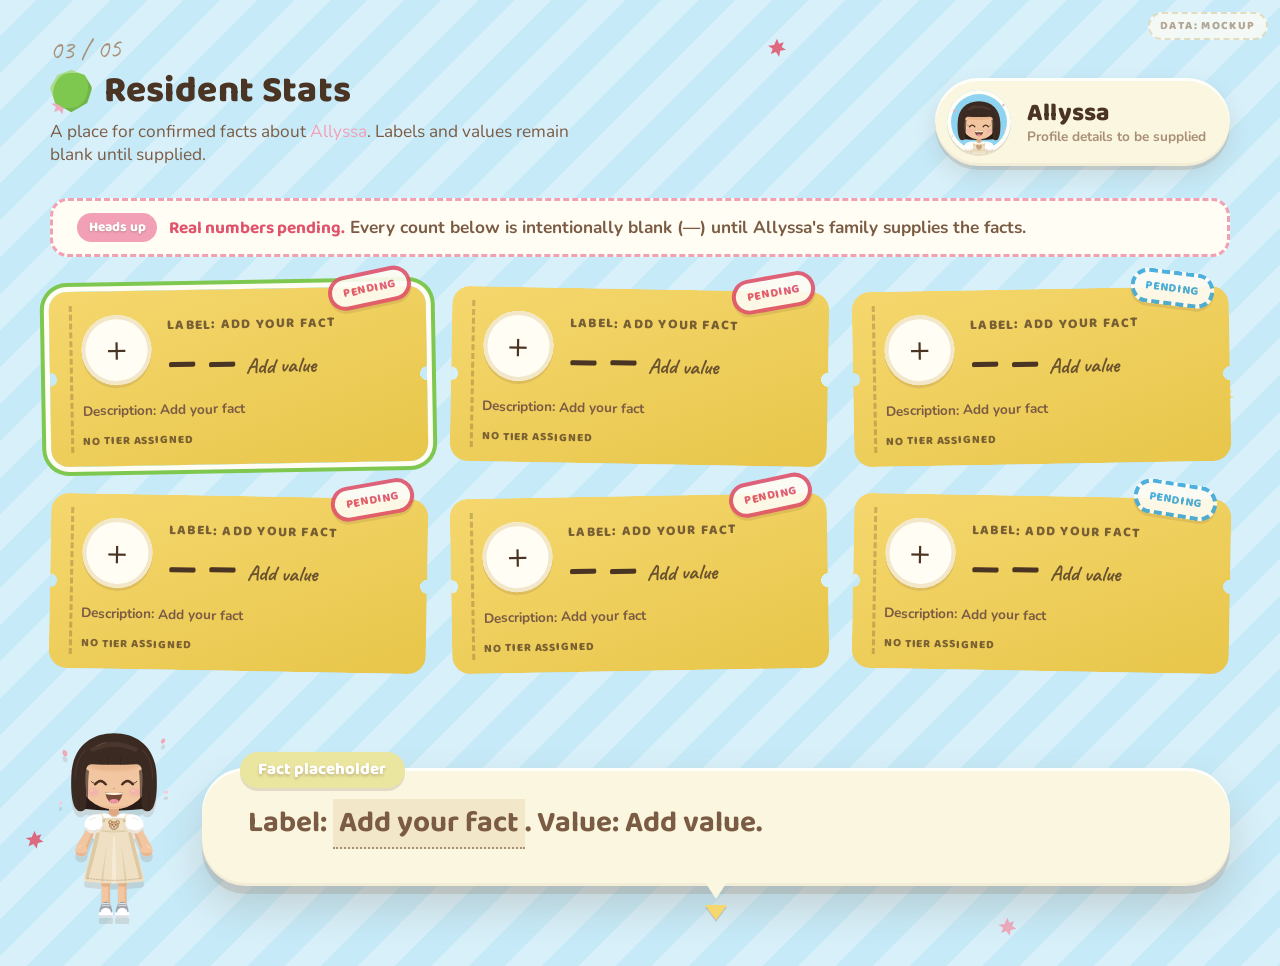
<file: mockups/sections/4-stats.html>
<!doctype html>
<html lang="en">
<head>
<meta charset="utf-8">
<meta name="viewport" content="width=device-width, initial-scale=1">
<title>Resident Stats — Allyssa's Nook Miles (mockup)</title>
<link rel="preconnect" href="https://fonts.googleapis.com">
<link rel="preconnect" href="https://fonts.gstatic.com" crossorigin>
<link rel="stylesheet" href="https://fonts.googleapis.com/css2?family=Baloo+2:wght@600;700;800&family=Caveat:wght@600;700&family=Nunito:wght@500;700;800&display=swap">
<link rel="stylesheet" href="../../assets/tokens.css">
<link rel="stylesheet" href="../../assets/base.css">
<style>
  /* ---- section-local styles only; primitives come from base.css ---- */
  :root {
    --st-emoji: 'Apple Color Emoji', 'Segoe UI Emoji', 'Noto Color Emoji', sans-serif;
    --st-shade: color-mix(in srgb, var(--ac-ink) 16%, transparent);
  }

  body { background: var(--ac-sky-light); }

  .stats {
    position: relative;
    min-height: 100vh;
    padding: var(--sp-6) 0 var(--sp-7);
    overflow: hidden;
    /* Nook Stop style diagonal stripes */
    background:
      repeating-linear-gradient(135deg,
        color-mix(in srgb, var(--ac-white) 30%, transparent) 0 26px,
        transparent 26px 52px),
      var(--ac-sky-light);
  }
  .stats > .ac-wrap { position: relative; z-index: var(--z-ui); }

  /* ---------- header: a Nook Phone app bar ---------- */
  .stats__head {
    display: grid;
    grid-template-columns: minmax(0, 1fr) auto;
    gap: var(--sp-5);
    align-items: end;
    margin-bottom: var(--sp-6);
  }
  .stats__kicker {
    font-family: var(--ac-font-hand);
    font-size: 1.7rem;
    color: var(--ac-ink-soft);
    margin: 0 0 var(--sp-1);
    display: inline-block;
    transform: rotate(-2deg);
  }
  .stats__sub { margin: var(--sp-2) 0 0; max-width: 56ch; }

  .passport {
    display: flex; align-items: center; gap: var(--sp-4);
    padding: var(--sp-3) var(--sp-5) var(--sp-3) var(--sp-3);
    border-radius: var(--r-pill);
  }
  .passport__face {
    width: 64px; height: 64px;
    border-radius: 50%;
    background: var(--ac-sky);
    overflow: hidden;
    flex: none;
    box-shadow: inset 0 0 0 4px var(--ac-paper), 0 2px 0 var(--st-shade);
  }
  .passport__face img { width: 100%; height: auto; margin-top: 4px; }
  .passport__name { font-size: var(--ac-fs-h3); }
  .passport__role { margin: 0; font-size: var(--ac-fs-small); color: var(--ac-ink-soft); font-weight: 700; }

  /* ---------- pending banner ---------- */
  .pending {
    display: flex; align-items: center; gap: var(--sp-3);
    flex-wrap: wrap;
    margin: 0 0 var(--sp-6);
    padding: var(--sp-3) var(--sp-5);
    background: var(--ac-paper);
    border: 3px dashed var(--ac-pink);
    border-radius: var(--r-md);
    font-weight: 700;
  }
  .pending strong { font-family: var(--ac-font-ui); color: var(--ac-pink-deep); }

  /* ---------- the ticket grid ---------- */
  .tickets {
    list-style: none; margin: 0; padding: 0;
    display: grid;
    grid-template-columns: repeat(3, minmax(0, 1fr));
    gap: var(--sp-6) var(--sp-5);
  }
  .tickets > li { display: flex; }

  .mile {
    position: relative;
    flex: 1;
    display: grid;
    grid-template-columns: minmax(0, 1fr);
    width: 100%;
    padding: 0;
    border: 0;
    border-radius: var(--r-md);
    background: transparent;
    text-align: left;
    font: inherit;
    color: inherit;
    cursor: pointer;
    transition: transform var(--t-mid) var(--ease-bounce);
  }
  .mile__paper {
    display: grid;
    grid-template-columns: auto minmax(0, 1fr);
    gap: var(--sp-2) var(--sp-4);
    align-items: center;
    height: 100%;
    padding: var(--sp-5) var(--sp-5) var(--sp-4) var(--sp-6);
  }
  .tickets > li:nth-child(odd)  .mile { transform: rotate(-1deg); }
  .tickets > li:nth-child(even) .mile { transform: rotate(1deg); }
  .mile:hover { transform: translateY(-4px) rotate(0) !important; }
  .mile:focus-visible { outline: 4px solid var(--ac-nook-blue); outline-offset: 4px; }

  /* dashed tear line */
  .mile::before {
    content: '';
    position: absolute;
    z-index: 1;
    pointer-events: none;
    left: 20px; top: 14px; bottom: 14px;
    border-left: 3px dashed color-mix(in srgb, var(--ac-ink-strong) 25%, transparent);
  }
  .mile__icon {
    grid-row: span 2;
    width: 70px; aspect-ratio: 1;
    display: grid; place-items: center;
    border-radius: 50%;
    background: var(--ac-paper);
    box-shadow: 0 3px 0 var(--st-shade), inset 0 0 0 4px var(--ac-cream-deep);
    font-family: var(--st-emoji);
    font-size: 2.1rem; line-height: 1;
  }
  .mile .ac-ticket__label { display: block; }
  .mile .ac-ticket__value {
    display: flex; align-items: baseline; gap: var(--sp-2);
    flex-wrap: wrap;
  }
  .mile__dash { letter-spacing: .05em; }
  .mile__unit {
    font-family: var(--ac-font-hand);
    font-weight: 700;
    font-size: 1.35rem;
    opacity: .8;
  }
  .mile__quip {
    grid-column: 1 / -1;
    margin: var(--sp-2) 0 0;
    font-size: var(--ac-fs-small);
    font-weight: 700;
    color: var(--ac-ink);
  }
  .mile__tier {
    grid-column: 1 / -1;
    display: flex; gap: 6px; align-items: center;
    margin-top: var(--sp-1);
    font-family: var(--ac-font-ui); font-weight: 800; font-size: .72rem;
    color: var(--ac-ink-strong); opacity: .7;
    text-transform: uppercase; letter-spacing: .08em;
  }
  .mile__dot {
    width: 14px; height: 14px; border-radius: 50%;
    background: color-mix(in srgb, var(--ac-ink-strong) 14%, transparent);
  }

  /* stamps */
  .mile .ac-stamp {
    position: absolute;
    right: 14px; top: -16px;
    z-index: 2;
    font-size: .74rem;
    background: var(--ac-paper);
    box-shadow: 0 3px 0 var(--st-shade);
  }
  .ac-stamp--pending {
    color: var(--ac-nook-blue);
    border-color: var(--ac-nook-blue);
    border-style: dashed;
    transform: rotate(8deg);
  }

  /* selected / flipped state shows the "to be supplied" slip */
  .mile[aria-pressed="true"] {
    box-shadow: 0 0 0 5px var(--ac-paper), 0 0 0 9px var(--ac-leaf);
  }

  /* ---------- detail dialogue ---------- */
  .stats__foot {
    display: grid;
    grid-template-columns: auto minmax(0, 1fr);
    gap: var(--sp-5);
    align-items: end;
    margin-top: var(--sp-7);
  }
  .stats__ally {
    width: clamp(110px, 10vw, 150px); height: auto;
    filter: drop-shadow(0 6px 0 var(--st-shade));
  }
  .stats__foot .ac-box { margin-bottom: var(--sp-6); }
  .stats__foot .ac-box p { margin: 0; }
  .ph {
    background: var(--ac-cream-deep);
    border-bottom: 2px dotted var(--ac-ink-soft);
    padding: 0 .2em;
  }

  /* ---------- mockup badge ---------- */
  .mock-badge {
    position: fixed;
    top: var(--sp-3); right: var(--sp-3);
    z-index: var(--z-modal);
    pointer-events: none;
    font-family: var(--ac-font-ui); font-weight: 800;
    font-size: .72rem; letter-spacing: .12em;
    color: var(--ac-ink-soft);
    background: var(--ac-paper);
    border: 2px dashed var(--ac-cream-edge);
    border-radius: var(--r-pill);
    padding: .25em .9em;
    opacity: .75;
  }

  /* ---------- responsive ---------- */
  @media (max-width: 1080px) {
    .tickets { grid-template-columns: repeat(2, minmax(0, 1fr)); }
  }
  @media (max-width: 720px) {
    .stats__head { grid-template-columns: minmax(0, 1fr); }
    .tickets { grid-template-columns: minmax(0, 1fr); }
    .stats__foot { grid-template-columns: minmax(0, 1fr); }
    .stats__ally { display: none; }
    .mile__icon { width: 58px; font-size: 1.7rem; }
  }

  @media (prefers-reduced-motion: reduce) {
    .mile { transition: none; }
    .tickets > li .mile, .mile:hover { transform: none !important; }
    .ac-petal, .ac-next { animation: none !important; }
  }
</style>
</head>
<body>
<span class="mock-badge" aria-hidden="true">DATA: MOCKUP</span>

<main>
  <section class="stats" aria-labelledby="stats-title">
    <div class="ac-petals" aria-hidden="true">
      <span class="ac-petal" style="left:4%;top:10%"></span>
      <span class="ac-petal" style="left:60%;top:4%"></span>
      <span class="ac-petal" style="left:95%;top:40%"></span>
      <span class="ac-petal" style="left:2%;top:86%"></span>
      <span class="ac-petal" style="left:78%;top:95%"></span>
    </div>

    <div class="ac-wrap">
      <header class="stats__head">
        <div>
          <p class="stats__kicker">03 / 05</p>
          <h2 id="stats-title" class="ac-heading"><span class="ac-leaf" aria-hidden="true"></span>Resident Stats</h2>
          <p class="stats__sub">A place for confirmed facts about <span class="ac-hl">Allyssa</span>. Labels and values remain blank until supplied.</p>
        </div>
        <div class="passport ac-card">
          <div class="passport__face"><img src="../../assets/allyssa-stand.svg" width="360" height="560" alt="Allyssa's villager portrait"></div>
          <div>
            <h3 class="passport__name">Allyssa</h3>
            <p class="passport__role">Profile details to be supplied</p>
          </div>
        </div>
      </header>

      <p class="pending" role="note">
        <span class="ac-tag ac-tag--pink">Heads up</span>
        <span><strong>Real numbers pending.</strong> Every count below is intentionally blank (—) until Allyssa's family supplies the facts.</span>
      </p>

      <ul class="tickets" aria-label="Blank fact cards">
        <li>
          <button type="button" class="mile" aria-pressed="true" data-stat="Blank fact 1" data-say="Label: Add your fact. Value: Add value.">
            <span class="ac-stamp">Pending</span>
            <span class="mile__paper ac-ticket">
            <span class="mile__icon" aria-hidden="true">＋</span>
            <span class="ac-ticket__label">Label: Add your fact</span>
            <span class="ac-ticket__value"><span class="mile__dash" aria-hidden="true">— —</span><span class="ac-sr">Count to be supplied</span><span class="mile__unit">Add value</span></span>
            <span class="mile__quip">Description: Add your fact</span>
            <span class="mile__tier">No tier assigned</span>
            </span>
          </button>
        </li>
        <li>
          <button type="button" class="mile" aria-pressed="false" data-stat="Blank fact 2" data-say="Label: Add your fact. Value: Add value.">
            <span class="ac-stamp">Pending</span>
            <span class="mile__paper ac-ticket">
            <span class="mile__icon" aria-hidden="true">＋</span>
            <span class="ac-ticket__label">Label: Add your fact</span>
            <span class="ac-ticket__value"><span class="mile__dash" aria-hidden="true">— —</span><span class="ac-sr">Count to be supplied</span><span class="mile__unit">Add value</span></span>
            <span class="mile__quip">Description: Add your fact</span>
            <span class="mile__tier">No tier assigned</span>
            </span>
          </button>
        </li>
        <li>
          <button type="button" class="mile" aria-pressed="false" data-stat="Blank fact 3" data-say="Label: Add your fact. Value: Add value.">
            <span class="ac-stamp ac-stamp--pending">Pending</span>
            <span class="mile__paper ac-ticket">
            <span class="mile__icon" aria-hidden="true">＋</span>
            <span class="ac-ticket__label">Label: Add your fact</span>
            <span class="ac-ticket__value"><span class="mile__dash" aria-hidden="true">— —</span><span class="ac-sr">Count to be supplied</span><span class="mile__unit">Add value</span></span>
            <span class="mile__quip">Description: Add your fact</span>
            <span class="mile__tier">No tier assigned</span>
            </span>
          </button>
        </li>
        <li>
          <button type="button" class="mile" aria-pressed="false" data-stat="Blank fact 4" data-say="Label: Add your fact. Value: Add value.">
            <span class="ac-stamp">Pending</span>
            <span class="mile__paper ac-ticket">
            <span class="mile__icon" aria-hidden="true">＋</span>
            <span class="ac-ticket__label">Label: Add your fact</span>
            <span class="ac-ticket__value"><span class="mile__dash" aria-hidden="true">— —</span><span class="ac-sr">Count to be supplied</span><span class="mile__unit">Add value</span></span>
            <span class="mile__quip">Description: Add your fact</span>
            <span class="mile__tier">No tier assigned</span>
            </span>
          </button>
        </li>
        <li>
          <button type="button" class="mile" aria-pressed="false" data-stat="Blank fact 5" data-say="Label: Add your fact. Value: Add value.">
            <span class="ac-stamp">Pending</span>
            <span class="mile__paper ac-ticket">
            <span class="mile__icon" aria-hidden="true">＋</span>
            <span class="ac-ticket__label">Label: Add your fact</span>
            <span class="ac-ticket__value"><span class="mile__dash" aria-hidden="true">— —</span><span class="ac-sr">Count to be supplied</span><span class="mile__unit">Add value</span></span>
            <span class="mile__quip">Description: Add your fact</span>
            <span class="mile__tier">No tier assigned</span>
            </span>
          </button>
        </li>
        <li>
          <button type="button" class="mile" aria-pressed="false" data-stat="Blank fact 6" data-say="Label: Add your fact. Value: Add value.">
            <span class="ac-stamp ac-stamp--pending">Pending</span>
            <span class="mile__paper ac-ticket">
            <span class="mile__icon" aria-hidden="true">＋</span>
            <span class="ac-ticket__label">Label: Add your fact</span>
            <span class="ac-ticket__value"><span class="mile__dash" aria-hidden="true">— —</span><span class="ac-sr">Count to be supplied</span><span class="mile__unit">Add value</span></span>
            <span class="mile__quip">Description: Add your fact</span>
            <span class="mile__tier">No tier assigned</span>
            </span>
          </button>
        </li>
      </ul>

      <div class="stats__foot">
        <img class="stats__ally" src="../../assets/allyssa-stand.svg" width="360" height="560" alt="Allyssa smiling with her eyes closed">
        <div class="ac-box" role="group" aria-label="Selected blank fact details">
          <span class="ac-namechip">Fact placeholder</span>
          <p id="stats-say" aria-live="polite">Label: <span class="ph">Add your fact</span>. Value: Add value.</p>
          <span class="ac-next" aria-hidden="true"></span>
        </div>
      </div>
    </div>
  </section>
</main>

<script>
(function () {
  'use strict';
  var miles = Array.prototype.slice.call(document.querySelectorAll('.mile'));
  var out = document.getElementById('stats-say');

  function show(btn) {
    miles.forEach(function (m) { m.setAttribute('aria-pressed', m === btn ? 'true' : 'false'); });
    var text = btn.getAttribute('data-say') || '';
    var cut = text.indexOf('to be supplied');
    out.textContent = '';
    if (cut < 0) { out.textContent = text; return; }
    out.appendChild(document.createTextNode(text.slice(0, cut)));
    var ph = document.createElement('span');
    ph.className = 'ph';
    ph.textContent = 'to be supplied';
    out.appendChild(ph);
    out.appendChild(document.createTextNode(text.slice(cut + 14)));
  }

  miles.forEach(function (m) {
    m.addEventListener('click', function () { show(m); });
  });
})();
</script>
</body>
</html>
</file>
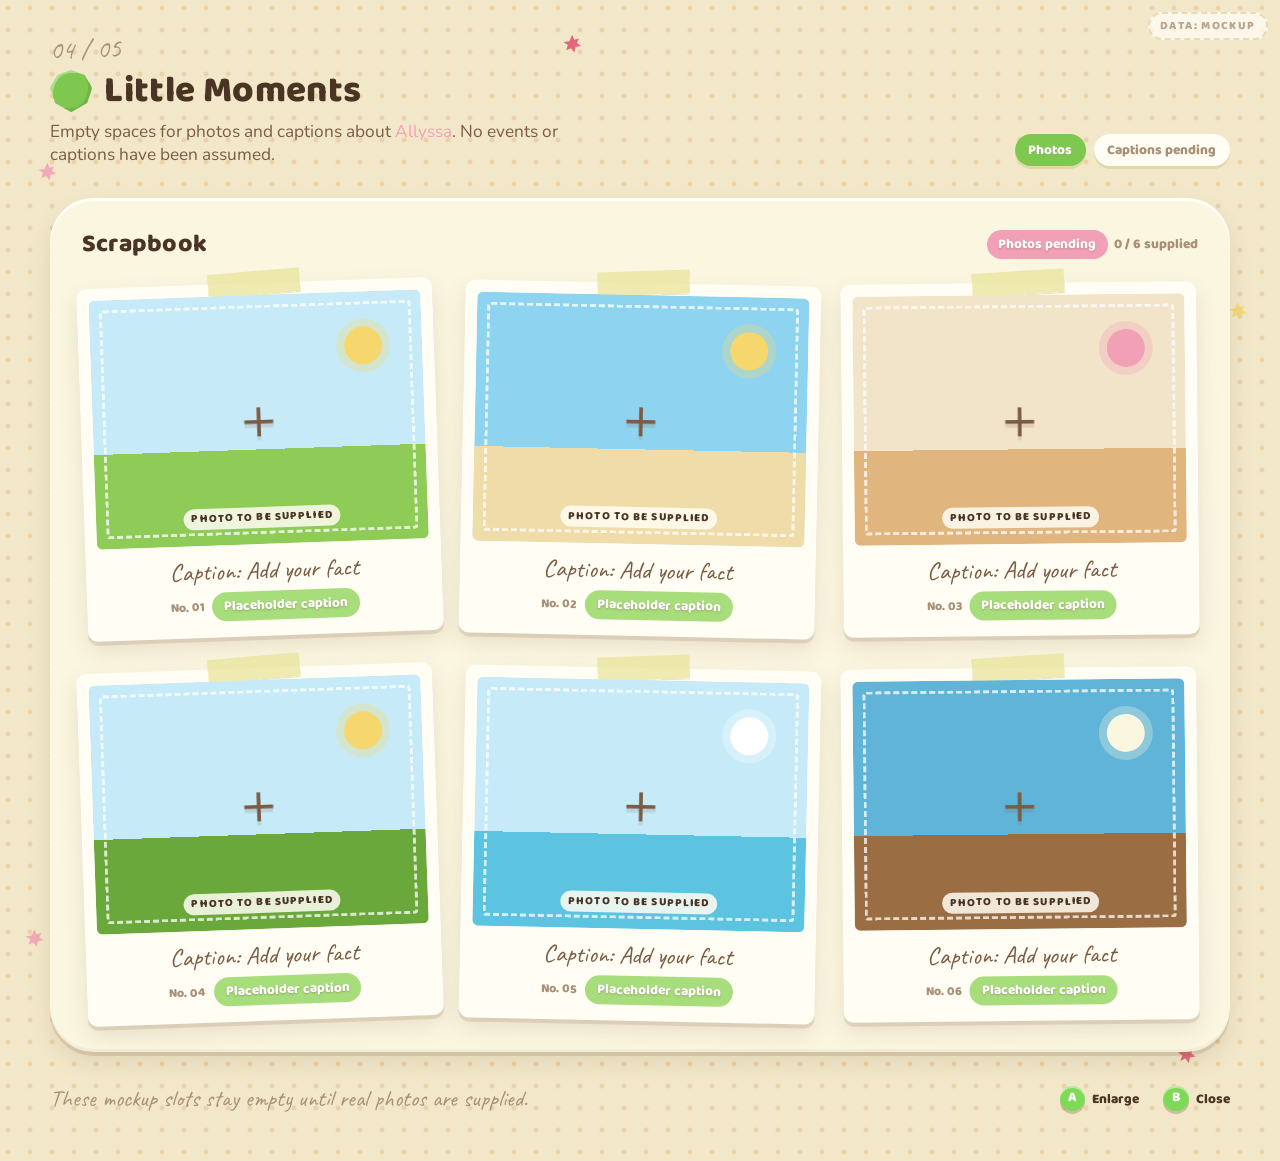
<file: mockups/sections/5-gallery.html>
<!doctype html>
<html lang="en">
<head>
<meta charset="utf-8">
<meta name="viewport" content="width=device-width, initial-scale=1">
<title>Little Moments — Allyssa's Critterpedia (mockup)</title>
<link rel="preconnect" href="https://fonts.googleapis.com">
<link rel="preconnect" href="https://fonts.gstatic.com" crossorigin>
<link rel="stylesheet" href="https://fonts.googleapis.com/css2?family=Baloo+2:wght@600;700;800&family=Caveat:wght@600;700&family=Nunito:wght@500;700;800&display=swap">
<link rel="stylesheet" href="../../assets/tokens.css">
<link rel="stylesheet" href="../../assets/base.css">
<style>
  /* ---- section-local styles only; primitives come from base.css ---- */
  :root {
    --gal-emoji: 'Apple Color Emoji', 'Segoe UI Emoji', 'Noto Color Emoji', sans-serif;
    --gal-shade: color-mix(in srgb, var(--ac-ink) 16%, transparent);
  }

  body { background: var(--ac-cream-deep); }

  .gal {
    position: relative;
    min-height: 100vh;
    padding: var(--sp-6) 0 var(--sp-7);
    overflow: hidden;
    /* cork-ish scrapbook board with soft dots */
    background:
      radial-gradient(circle at 8px 8px, color-mix(in srgb, var(--ac-wood-light) 35%, transparent) 2px, transparent 3px) 0 0 / 22px 22px,
      var(--ac-cream-deep);
  }
  .gal > .ac-wrap { position: relative; z-index: var(--z-ui); }

  /* ---------- header ---------- */
  .gal__head {
    display: grid;
    grid-template-columns: minmax(0, 1fr) auto;
    gap: var(--sp-5);
    align-items: end;
    margin-bottom: var(--sp-6);
  }
  .gal__kicker {
    font-family: var(--ac-font-hand);
    font-size: 1.7rem;
    color: var(--ac-ink-soft);
    margin: 0 0 var(--sp-1);
    display: inline-block;
    transform: rotate(-2deg);
  }
  .gal__sub { margin: var(--sp-2) 0 0; max-width: 56ch; }

  /* Critterpedia tabs (decorative category chips) */
  .tabs { display: flex; gap: var(--sp-2); flex-wrap: wrap; }
  .tabs span {
    font-family: var(--ac-font-ui); font-weight: 800; font-size: var(--ac-fs-small);
    padding: .35em 1em .42em;
    border-radius: var(--r-pill);
    background: var(--ac-paper);
    color: var(--ac-ink-soft);
    box-shadow: 0 3px 0 var(--ac-cream-edge);
  }
  .tabs span.is-on { background: var(--ac-leaf); color: var(--ac-white); text-shadow: 0 1px 2px var(--gal-shade); }

  /* ---------- the album ---------- */
  .album {
    padding: var(--sp-6);
    border-radius: var(--r-xl);
  }
  .album__bar {
    display: flex; justify-content: space-between; align-items: center;
    gap: var(--sp-3); flex-wrap: wrap;
    margin-bottom: var(--sp-5);
  }
  .album__title { font-size: var(--ac-fs-h3); }
  .album__count { font-family: var(--ac-font-ui); font-weight: 800; color: var(--ac-ink-soft); font-size: var(--ac-fs-small); margin: 0; }

  .frames {
    list-style: none; margin: 0; padding: 0;
    display: grid;
    grid-template-columns: repeat(3, minmax(0, 1fr));
    gap: var(--sp-6) var(--sp-5);
  }

  .frame {
    position: relative;
    display: block;
    width: 100%;
    padding: var(--sp-3) var(--sp-3) var(--sp-4);
    border: 0;
    border-radius: var(--r-sm);
    background: var(--ac-paper);
    box-shadow: var(--sh-2);
    font: inherit; color: inherit; text-align: center;
    cursor: zoom-in;
    transition: transform var(--t-mid) var(--ease-bounce);
  }
  .frames > li:nth-child(3n+1) .frame { transform: rotate(-2deg); }
  .frames > li:nth-child(3n+2) .frame { transform: rotate(1.2deg); }
  .frames > li:nth-child(3n)   .frame { transform: rotate(-.6deg); }
  .frame:hover { transform: translateY(-5px) rotate(0) !important; }
  .frame:focus-visible { outline: 4px solid var(--ac-nook-blue); outline-offset: 5px; }

  /* tape corner */
  .frame::before {
    content: '';
    position: absolute;
    top: -12px; left: 50%;
    width: 92px; height: 24px;
    transform: translateX(-50%) rotate(-3deg);
    background: color-mix(in srgb, var(--ac-chip) 80%, transparent);
    box-shadow: 0 1px 0 var(--gal-shade);
  }

  /* the empty photo slot: an illustrated little scene, no image */
  .frame__art {
    position: relative;
    aspect-ratio: 4 / 3;
    border-radius: 6px;
    overflow: hidden;
    display: grid; place-items: center;
    background:
      linear-gradient(180deg, transparent 62%, var(--ground, var(--ac-grass)) 62%),
      var(--sky, var(--ac-sky-light));
  }
  .frame__art::after {
    /* dashed "photo goes here" inner border */
    content: '';
    position: absolute; inset: 10px;
    border: 3px dashed color-mix(in srgb, var(--ac-white) 75%, transparent);
    border-radius: 4px;
  }
  .frame__sun {
    position: absolute; top: 14%; right: 12%;
    width: 38px; height: 38px; border-radius: 50%;
    background: var(--sun, var(--ac-ticket));
    box-shadow: 0 0 0 8px color-mix(in srgb, var(--sun, var(--ac-ticket)) 30%, transparent);
  }
  .frame__icon {
    position: relative;
    font-family: var(--gal-emoji);
    font-size: clamp(2.6rem, 4.4vw, 3.8rem);
    line-height: 1;
    filter: drop-shadow(0 4px 0 var(--gal-shade));
  }
  .frame__slot {
    position: absolute; bottom: 16px; left: 50%;
    transform: translateX(-50%);
    font-family: var(--ac-font-ui); font-weight: 800; font-size: .7rem;
    letter-spacing: .1em; text-transform: uppercase;
    color: var(--ac-ink-strong);
    background: color-mix(in srgb, var(--ac-paper) 85%, transparent);
    padding: .15em .7em;
    border-radius: var(--r-pill);
    white-space: nowrap;
    z-index: 1;
  }
  .frame__cap {
    display: block;
    margin-top: var(--sp-3);
    font-family: var(--ac-font-hand);
    font-size: 1.55rem;
    line-height: 1.1;
    color: var(--ac-ink);
  }
  .frame__meta {
    display: flex; justify-content: center; gap: var(--sp-2); align-items: center;
    margin-top: var(--sp-2);
  }
  .frame__no { font-family: var(--ac-font-ui); font-weight: 800; font-size: .78rem; color: var(--ac-ink-soft); }

  /* scene palettes */
  .sc-sun   { --sky: var(--ac-sky-light); --ground: var(--ac-grass); }
  .sc-beach { --sky: var(--ac-sky);       --ground: var(--ac-sand); }
  .sc-home  { --sky: var(--ac-wall);      --ground: var(--ac-floor-light); --sun: var(--ac-pink); }
  .sc-park  { --sky: var(--ac-sky-light); --ground: var(--ac-grass-deep); }
  .sc-bath  { --sky: var(--ac-sky-light); --ground: var(--ac-water); --sun: var(--ac-white); }
  .sc-night { --sky: var(--ac-sky-deep);  --ground: var(--ac-wood-mid); --sun: var(--ac-cream); }

  .gal__foot {
    display: flex; justify-content: space-between; align-items: center;
    gap: var(--sp-4); flex-wrap: wrap;
    margin-top: var(--sp-6);
  }
  .gal__hint { margin: 0; font-family: var(--ac-font-hand); font-size: 1.45rem; color: var(--ac-ink-soft); }
  .gal__prompts { display: flex; gap: var(--sp-5); flex-wrap: wrap; }

  /* ---------- enlarge dialog ---------- */
  .viewer {
    width: min(720px, 100% - 2 * var(--sp-4));
    max-height: calc(100vh - 2 * var(--sp-5));
    padding: 0;
    border: 0;
    background: transparent;
    overflow: visible;
  }
  .viewer::backdrop { background: color-mix(in srgb, var(--ac-ink-strong) 55%, transparent); }
  .viewer[open] .viewer__card { animation: ac-pop .45s var(--ease-bounce) both; }
  .viewer__card { padding: var(--sp-5); border-radius: var(--r-lg); }
  .viewer__art { aspect-ratio: 4 / 3; border-radius: var(--r-sm); }
  .viewer__art .frame__icon { font-size: 6rem; }
  .viewer__title { font-size: var(--ac-fs-h3); margin: var(--sp-4) 0 var(--sp-1); }
  .viewer__cap { margin: 0; font-family: var(--ac-font-hand); font-size: 1.8rem; line-height: 1.1; }
  .viewer__note { margin: var(--sp-2) 0 0; font-size: var(--ac-fs-small); color: var(--ac-ink-soft); font-weight: 700; }
  .viewer__close {
    position: absolute; top: calc(-1 * var(--sp-3)); right: calc(-1 * var(--sp-3));
    width: 48px; height: 48px;
    border: 0; border-radius: 50%;
    background: var(--ac-btn-b); color: var(--ac-white);
    font: 800 1.2rem/1 var(--ac-font-ui);
    box-shadow: 0 3px 0 var(--gal-shade);
    cursor: pointer;
  }
  .viewer__close:focus-visible { outline: 4px solid var(--ac-nook-blue); outline-offset: 3px; }

  /* ---------- mockup badge ---------- */
  .mock-badge {
    position: fixed;
    top: var(--sp-3); right: var(--sp-3);
    z-index: var(--z-modal);
    pointer-events: none;
    font-family: var(--ac-font-ui); font-weight: 800;
    font-size: .72rem; letter-spacing: .12em;
    color: var(--ac-ink-soft);
    background: var(--ac-paper);
    border: 2px dashed var(--ac-cream-edge);
    border-radius: var(--r-pill);
    padding: .25em .9em;
    opacity: .75;
  }

  /* ---------- responsive ---------- */
  @media (max-width: 1080px) {
    .frames { grid-template-columns: repeat(2, minmax(0, 1fr)); }
  }
  @media (max-width: 720px) {
    .gal__head { grid-template-columns: minmax(0, 1fr); }
    .album { padding: var(--sp-4); border-radius: var(--r-lg); }
    .frames { grid-template-columns: minmax(0, 1fr); }
    .viewer__close { top: var(--sp-2); right: var(--sp-2); }
  }

  @media (prefers-reduced-motion: reduce) {
    .frame { transition: none; }
    .frames > li .frame, .frame:hover { transform: none !important; }
    .viewer[open] .viewer__card, .ac-petal { animation: none !important; }
  }
</style>
</head>
<body>
<span class="mock-badge" aria-hidden="true">DATA: MOCKUP</span>

<main>
  <section class="gal" aria-labelledby="gal-title">
    <div class="ac-petals" aria-hidden="true">
      <span class="ac-petal" style="left:3%;top:14%"></span>
      <span class="ac-petal" style="left:44%;top:3%"></span>
      <span class="ac-petal" style="left:96%;top:26%"></span>
      <span class="ac-petal" style="left:92%;top:90%"></span>
      <span class="ac-petal" style="left:2%;top:80%"></span>
    </div>

    <div class="ac-wrap">
      <header class="gal__head">
        <div>
          <p class="gal__kicker">04 / 05</p>
          <h2 id="gal-title" class="ac-heading"><span class="ac-leaf" aria-hidden="true"></span>Little Moments</h2>
          <p class="gal__sub">Empty spaces for photos and captions about <span class="ac-hl">Allyssa</span>. No events or captions have been assumed.</p>
        </div>
        <div class="tabs" aria-hidden="true">
          <span class="is-on">Photos</span><span>Captions pending</span>
        </div>
      </header>

      <div class="album ac-card">
        <div class="album__bar">
          <h3 class="album__title">Scrapbook</h3>
          <p class="album__count"><span class="ac-tag ac-tag--pink">Photos pending</span>&nbsp; 0 / 6 supplied</p>
        </div>

        <ul class="frames" id="frames">
          <li>
            <button type="button" class="frame" aria-haspopup="dialog" data-scene="sc-sun" data-icon="＋"
              data-title="Photo slot 01" data-cap="Caption: Add your fact">
              <span class="frame__art sc-sun" aria-hidden="true"><span class="frame__sun"></span><span class="frame__icon">＋</span><span class="frame__slot">Photo to be supplied</span></span>
              <span class="frame__cap">Caption: Add your fact</span>
              <span class="frame__meta"><span class="frame__no">No. 01</span><span class="ac-tag">Placeholder caption</span></span>
            </button>
          </li>
          <li>
            <button type="button" class="frame" aria-haspopup="dialog" data-scene="sc-beach" data-icon="＋"
              data-title="Photo slot 02" data-cap="Caption: Add your fact">
              <span class="frame__art sc-beach" aria-hidden="true"><span class="frame__sun"></span><span class="frame__icon">＋</span><span class="frame__slot">Photo to be supplied</span></span>
              <span class="frame__cap">Caption: Add your fact</span>
              <span class="frame__meta"><span class="frame__no">No. 02</span><span class="ac-tag">Placeholder caption</span></span>
            </button>
          </li>
          <li>
            <button type="button" class="frame" aria-haspopup="dialog" data-scene="sc-home" data-icon="＋"
              data-title="Photo slot 03" data-cap="Caption: Add your fact">
              <span class="frame__art sc-home" aria-hidden="true"><span class="frame__sun"></span><span class="frame__icon">＋</span><span class="frame__slot">Photo to be supplied</span></span>
              <span class="frame__cap">Caption: Add your fact</span>
              <span class="frame__meta"><span class="frame__no">No. 03</span><span class="ac-tag">Placeholder caption</span></span>
            </button>
          </li>
          <li>
            <button type="button" class="frame" aria-haspopup="dialog" data-scene="sc-park" data-icon="＋"
              data-title="Photo slot 04" data-cap="Caption: Add your fact">
              <span class="frame__art sc-park" aria-hidden="true"><span class="frame__sun"></span><span class="frame__icon">＋</span><span class="frame__slot">Photo to be supplied</span></span>
              <span class="frame__cap">Caption: Add your fact</span>
              <span class="frame__meta"><span class="frame__no">No. 04</span><span class="ac-tag">Placeholder caption</span></span>
            </button>
          </li>
          <li>
            <button type="button" class="frame" aria-haspopup="dialog" data-scene="sc-bath" data-icon="＋"
              data-title="Photo slot 05" data-cap="Caption: Add your fact">
              <span class="frame__art sc-bath" aria-hidden="true"><span class="frame__sun"></span><span class="frame__icon">＋</span><span class="frame__slot">Photo to be supplied</span></span>
              <span class="frame__cap">Caption: Add your fact</span>
              <span class="frame__meta"><span class="frame__no">No. 05</span><span class="ac-tag">Placeholder caption</span></span>
            </button>
          </li>
          <li>
            <button type="button" class="frame" aria-haspopup="dialog" data-scene="sc-night" data-icon="＋"
              data-title="Photo slot 06" data-cap="Caption: Add your fact">
              <span class="frame__art sc-night" aria-hidden="true"><span class="frame__sun"></span><span class="frame__icon">＋</span><span class="frame__slot">Photo to be supplied</span></span>
              <span class="frame__cap">Caption: Add your fact</span>
              <span class="frame__meta"><span class="frame__no">No. 06</span><span class="ac-tag">Placeholder caption</span></span>
            </button>
          </li>
        </ul>
      </div>

      <div class="gal__foot">
        <p class="gal__hint">These mockup slots stay empty until real photos are supplied.</p>
        <div class="gal__prompts" aria-hidden="true">
          <span class="ac-btn"><span class="ac-key ac-key--a">A</span>Enlarge</span>
          <span class="ac-btn"><span class="ac-key ac-key--b">B</span>Close</span>
        </div>
      </div>
    </div>
  </section>
</main>

<dialog class="viewer" id="viewer" aria-labelledby="viewer-title">
  <div class="viewer__card ac-card">
    <button type="button" class="viewer__close" id="viewer-close" aria-label="Close enlarged moment">✕</button>
    <div class="frame__art viewer__art" id="viewer-art" aria-hidden="true"><span class="frame__sun"></span><span class="frame__icon" id="viewer-icon"></span><span class="frame__slot">Photo to be supplied</span></div>
    <h3 class="viewer__title" id="viewer-title"></h3>
    <p class="viewer__cap" id="viewer-cap"></p>
    <p class="viewer__note">Mockup placeholder only: real photo and caption have not been supplied.</p>
  </div>
</dialog>

<script>
(function () {
  'use strict';
  var dlg = document.getElementById('viewer');
  if (!dlg || typeof dlg.showModal !== 'function') return; // static page still works without it
  var art = document.getElementById('viewer-art');
  var icon = document.getElementById('viewer-icon');
  var title = document.getElementById('viewer-title');
  var cap = document.getElementById('viewer-cap');
  var opener = null;

  Array.prototype.forEach.call(document.querySelectorAll('.frame'), function (btn) {
    btn.addEventListener('click', function () {
      opener = btn;
      art.className = 'frame__art viewer__art ' + (btn.getAttribute('data-scene') || '');
      icon.textContent = btn.getAttribute('data-icon') || '';
      title.textContent = btn.getAttribute('data-title') || '';
      cap.textContent = btn.getAttribute('data-cap') || '';
      dlg.showModal();
      document.getElementById('viewer-close').focus();
    });
  });

  document.getElementById('viewer-close').addEventListener('click', function () { dlg.close(); });
  dlg.addEventListener('click', function (e) { if (e.target === dlg) dlg.close(); });
  dlg.addEventListener('close', function () { if (opener) opener.focus(); });
})();
</script>
</body>
</html>
</file>
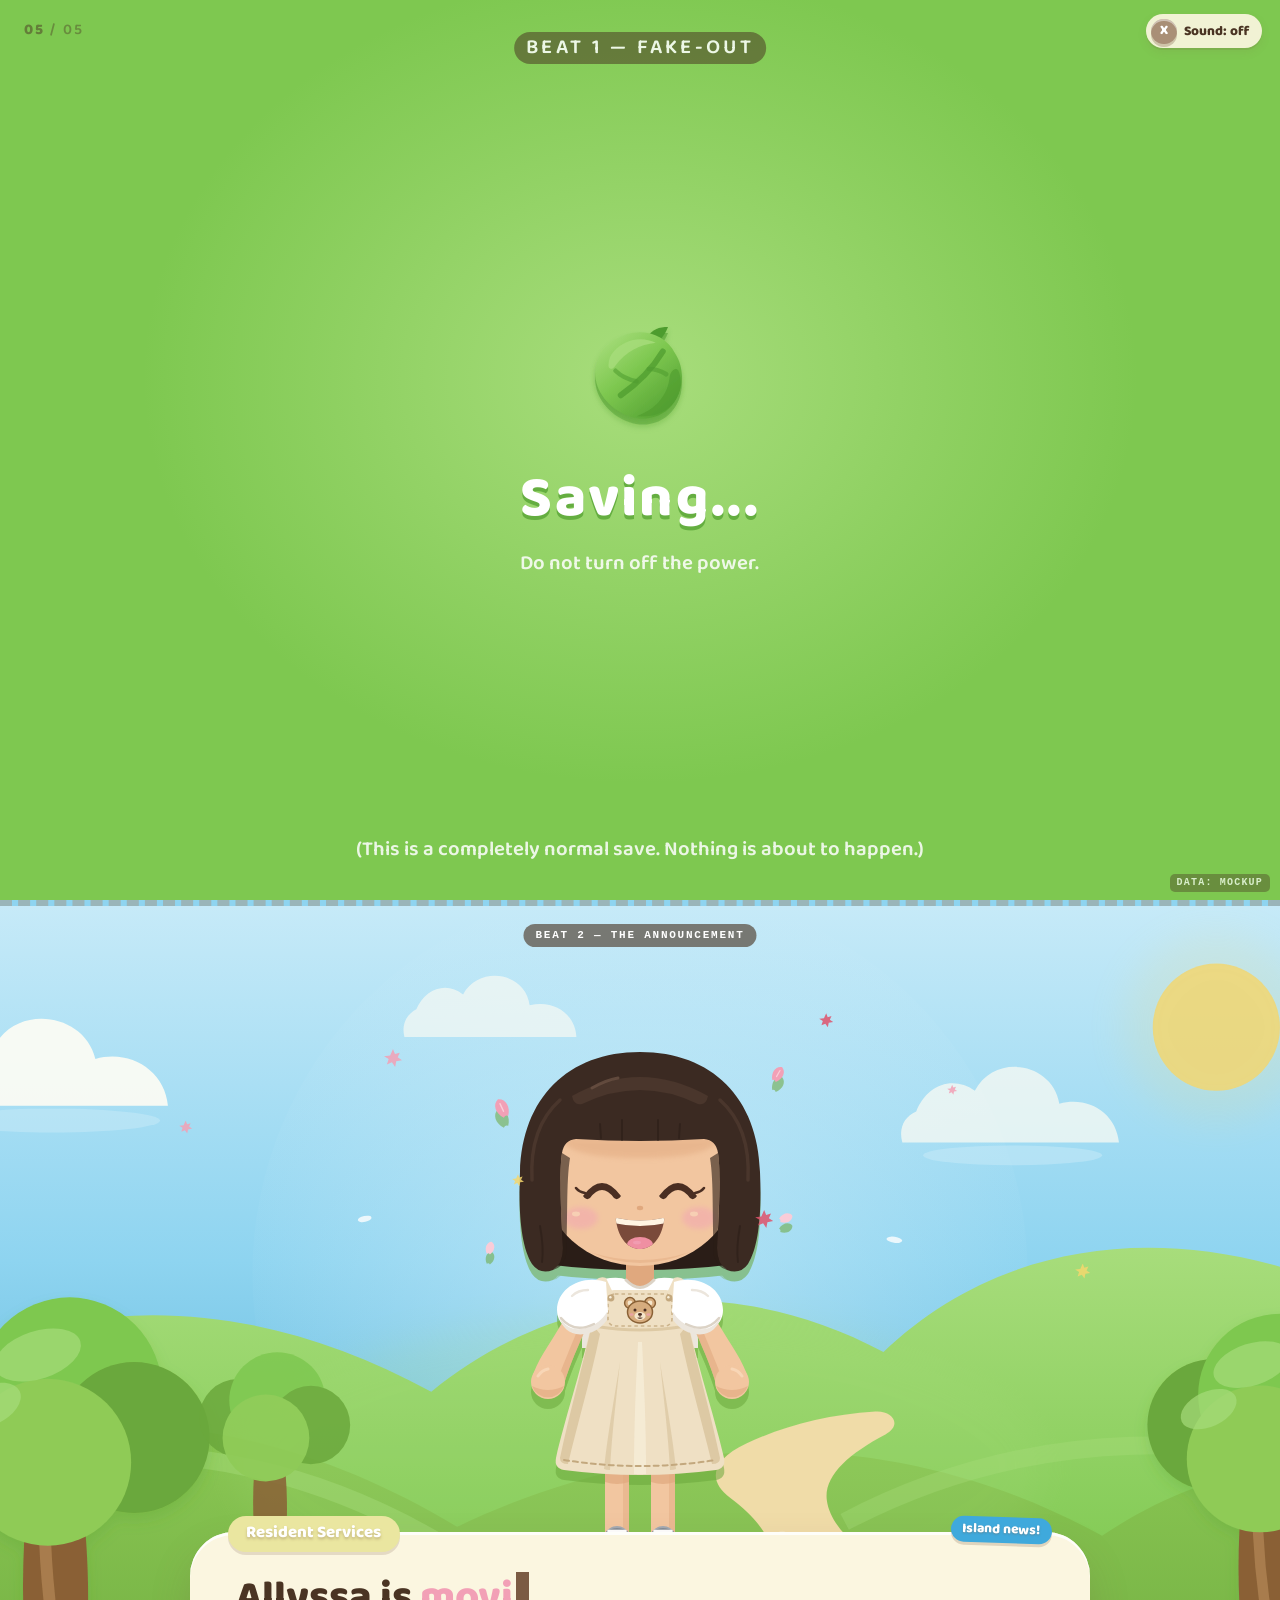
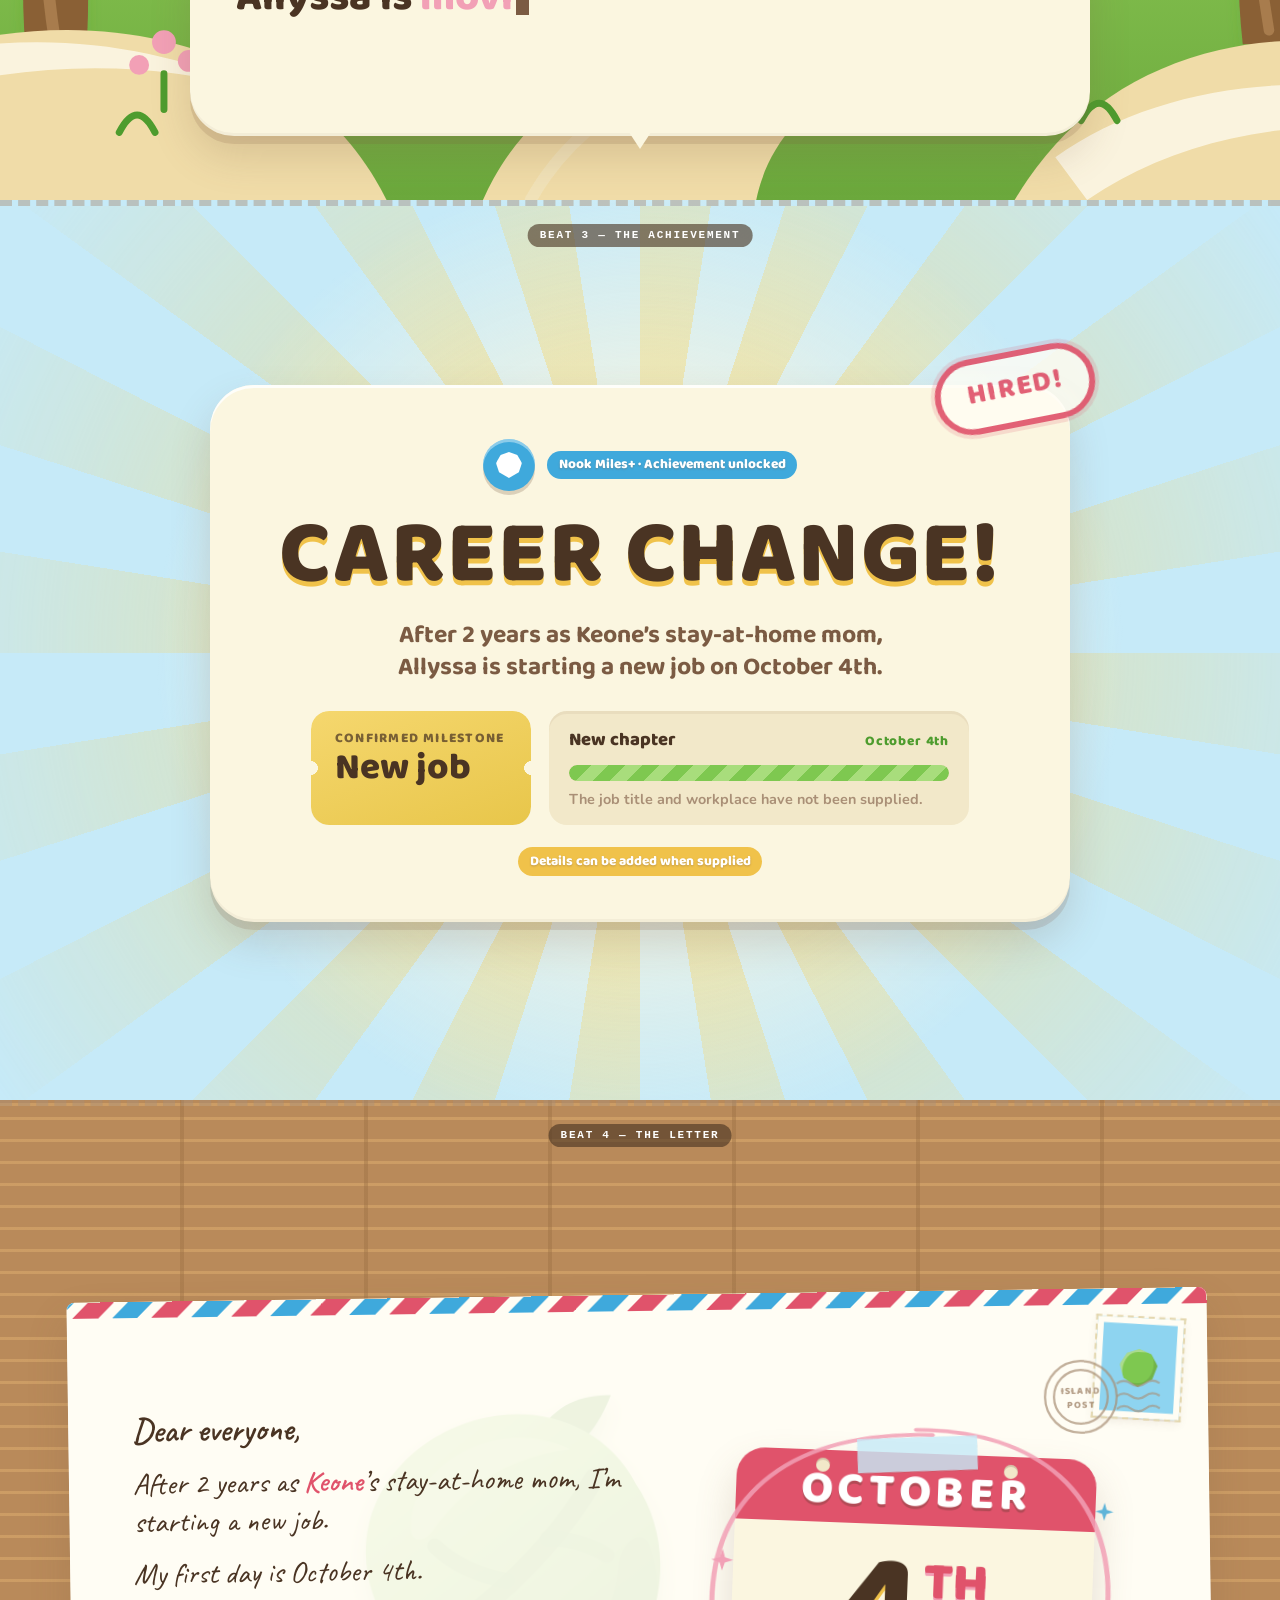
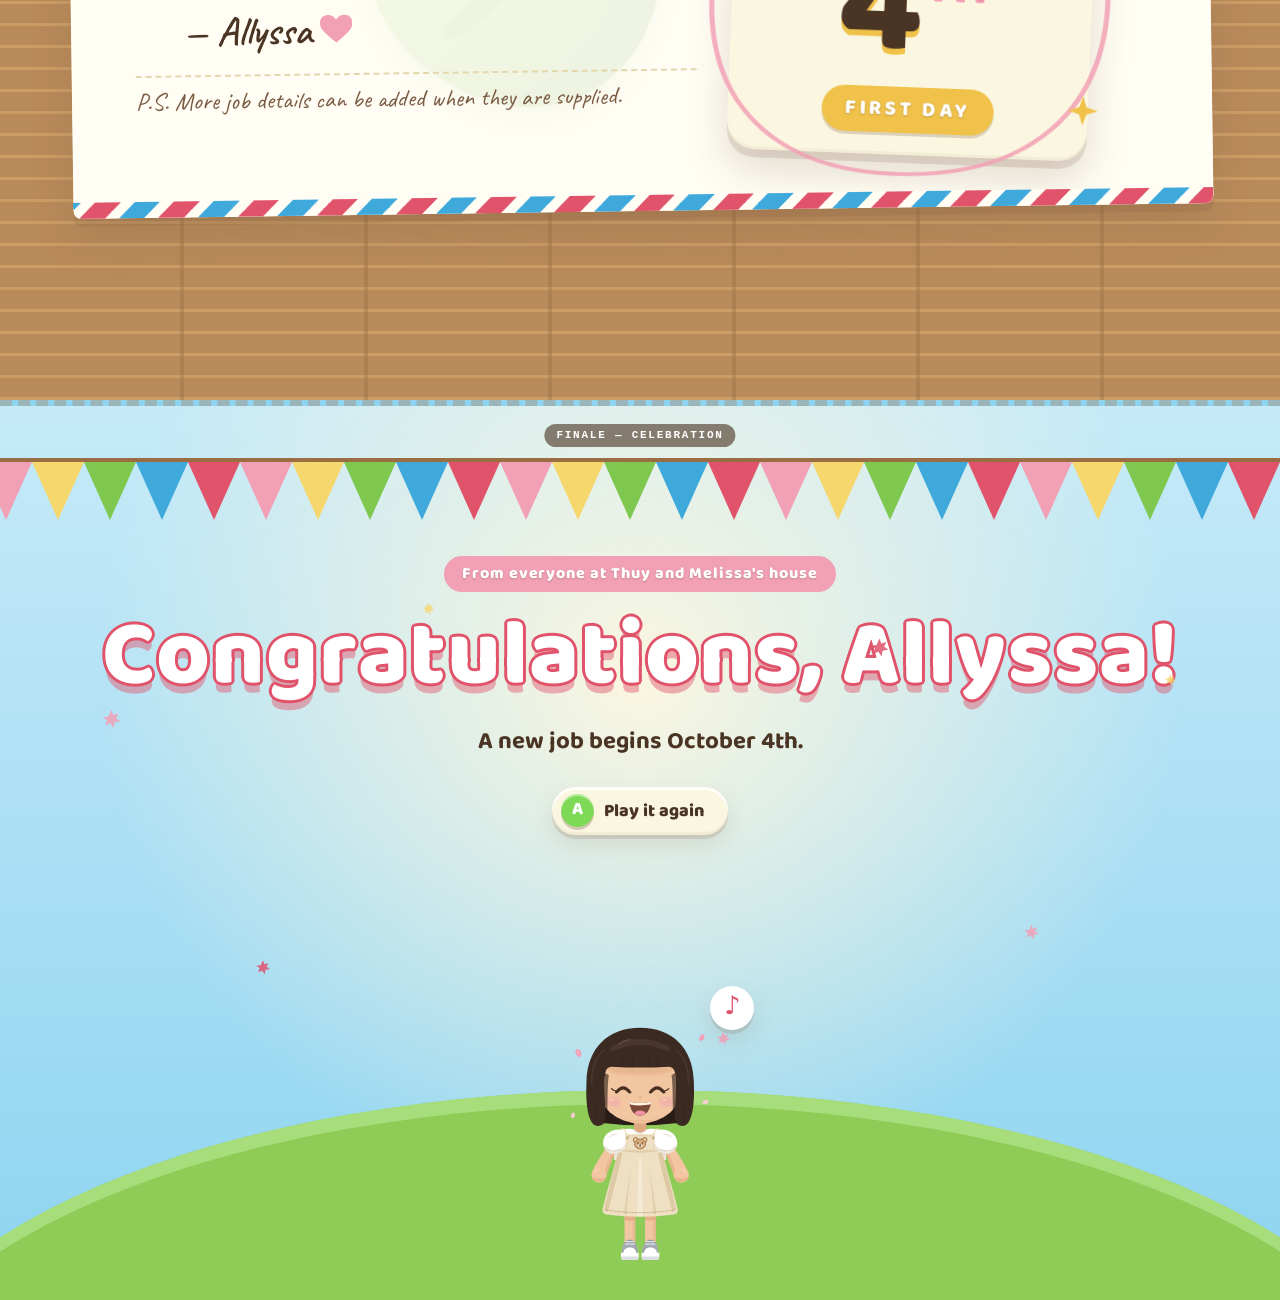
<file: mockups/sections/6-reveal.html>
<!DOCTYPE html>
<html lang="en">
<head>
<meta charset="utf-8">
<meta name="viewport" content="width=device-width, initial-scale=1">
<title>Allyssa's Island — The Reveal (Mockup 05)</title>
<link rel="preconnect" href="https://fonts.googleapis.com">
<link rel="preconnect" href="https://fonts.gstatic.com" crossorigin>
<link href="https://fonts.googleapis.com/css2?family=Baloo+2:wght@400;600;700;800&family=Nunito:wght@400;600;700;800&family=Caveat:wght@400;600&display=swap" rel="stylesheet">
<link rel="stylesheet" href="../../assets/tokens.css">
<link rel="stylesheet" href="../../assets/base.css">
<script src="../../assets/config.js"></script>
<script src="../../assets/audio.js"></script>
<script>document.documentElement.className += ' js';</script>
<style>
  /* ============================================================
     Section 5: surprise — layout only. Uses base.css primitives.
     ============================================================ */
  body { background: var(--ac-cream-deep); }
  main { display: block; }

  .rv-stage {
    position: relative;
    height: 900px;
    overflow: hidden;
    isolation: isolate;
  }
  .rv-stage + .rv-stage { border-top: 6px dashed color-mix(in srgb, var(--ac-ink-soft) 45%, transparent); }

  /* the reviewer caption on each beat */
  .rv-beat {
    position: absolute; left: 50%; top: 18px;
    transform: translateX(-50%);
    z-index: var(--z-overlay);
    margin: 0;
    font: 700 11px/1 ui-monospace, SFMono-Regular, Menlo, Consolas, monospace;
    letter-spacing: .16em;
    color: var(--ac-white);
    background: color-mix(in srgb, var(--ac-ink-strong) 62%, transparent);
    padding: 6px 12px 6px;
    border-radius: var(--r-pill);
    white-space: nowrap;
  }

  .rv-slide {
    position: fixed; left: 24px; top: 18px;
    z-index: var(--z-overlay);
    margin: 0;
    font-family: var(--ac-font-ui); font-weight: 800;
    font-size: .95rem; letter-spacing: .14em;
    color: var(--ac-ink-strong);
    opacity: .5;
    pointer-events: none;
  }
  .rv-slide small { font-weight: 600; opacity: .8; font-size: 1em; }

  /* ---------- sound toggle ---------- */
  .rv-sound {
    position: fixed; right: 18px; top: 14px;
    z-index: var(--z-modal);
    border: 0; cursor: pointer;
    background: color-mix(in srgb, var(--ac-cream) 92%, transparent);
    border-radius: var(--r-pill);
    padding: .34em .95em .34em .38em;
    box-shadow: var(--sh-1);
    transition: transform var(--t-fast) var(--ease-bounce);
  }
  .rv-sound:hover { transform: translateY(-2px) scale(1.04); }
  .rv-sound[aria-pressed="false"] .ac-key { background: var(--ac-ink-soft); }

  /* ============================================================
     BEAT 1 — the fake-out save screen
     ============================================================ */
  .rv-save {
    background:
      radial-gradient(ellipse at 50% 42%, var(--ac-leaf-light) 0%, transparent 55%),
      var(--ac-leaf);
    display: grid; place-items: center;
    color: var(--ac-white);
  }
  .rv-save__inner { text-align: center; }
  .rv-save__leaf {
    width: 112px; height: 112px;
    margin: 0 auto 34px;
    filter: drop-shadow(0 6px 0 color-mix(in srgb, var(--ac-leaf-deep) 55%, transparent));
    animation: rv-spin 2.8s var(--ease-soft) infinite;
  }
  .rv-save__leaf img { width: 100%; height: 100%; }
  @keyframes rv-spin {
    0%   { transform: rotate(0deg) scale(1); }
    50%  { transform: rotate(180deg) scale(1.06); }
    100% { transform: rotate(360deg) scale(1); }
  }
  .rv-save h2 {
    color: var(--ac-white);
    font-size: clamp(2.4rem, 5vw, 3.6rem);
    letter-spacing: .04em;
    text-shadow: 0 4px 0 color-mix(in srgb, var(--ac-leaf-deep) 70%, transparent);
  }
  .rv-dots span { display: inline-block; animation: rv-dot 1.4s var(--ease-soft) infinite; }
  .rv-dots span:nth-child(2) { animation-delay: .18s; }
  .rv-dots span:nth-child(3) { animation-delay: .36s; }
  @keyframes rv-dot { 0%, 60%, 100% { opacity: 1; transform: translateY(0); } 30% { opacity: .35; transform: translateY(-6px); } }
  .rv-save p {
    margin: 14px 0 0;
    font-family: var(--ac-font-ui); font-weight: 600;
    font-size: clamp(1.05rem, 1.6vw, 1.3rem);
    opacity: .85;
  }
  .rv-save__aside {
    position: absolute; left: 0; right: 0; bottom: 34px;
    text-align: center;
    font-family: var(--ac-font-body); font-weight: 600;
    font-size: var(--ac-fs-small);
    color: var(--ac-white);
    opacity: .5;
    margin: 0;
    padding: 0 20px;
  }

  /* ============================================================
     BEAT 2 — the announcement
     ============================================================ */
  .rv-announce { background: var(--ac-sky); }
  .rv-announce__bg {
    position: absolute; inset: 0;
    width: 100%; height: 100%;
    object-fit: cover;
    z-index: -1;
  }
  .rv-allyssa {
    position: absolute;
    left: 50%; bottom: 228px;
    height: 560px; width: auto;
    transform: translateX(-50%);
    z-index: 2;
    filter: drop-shadow(0 10px 0 color-mix(in srgb, var(--ac-grass-deep) 55%, transparent));
  }
  .rv-allyssa img { height: 100%; width: auto; animation: rv-sway 3.2s var(--ease-soft) infinite; transform-origin: 50% 100%; }
  @keyframes rv-sway { 0%, 100% { transform: rotate(-1.2deg); } 50% { transform: rotate(1.2deg) translateY(-4px); } }

  .rv-emote {
    position: absolute;
    left: calc(50% + 96px); bottom: 720px;
    width: 64px; height: 64px;
    display: grid; place-items: center;
    background: var(--ac-white);
    border-radius: 50%;
    box-shadow: var(--sh-2);
    font-family: var(--ac-font-ui); font-weight: 800;
    font-size: 2.3rem; line-height: 1;
    color: var(--ac-pink-deep);
    z-index: 3;
    padding-bottom: 4px;
  }
  .rv-emote::after {
    content: ''; position: absolute; left: 8px; bottom: -6px;
    width: 20px; height: 20px;
    background: var(--ac-white);
    clip-path: polygon(0 100%, 30% 0, 100% 30%);
  }
  .js .rv-emote:not(.is-on) { opacity: 0; visibility: hidden; }

  /* archived crate styles retained for the preserved mockup layout */
  .rv-crate {
    position: absolute;
    left: calc(50% - 360px); bottom: 250px;
    width: 150px;
    z-index: 1;
    transform: rotate(-4deg);
  }
  .rv-crate svg { width: 100%; height: auto; overflow: visible; }
  .crate-shadow { fill: var(--ac-grass-deep); opacity: .45; }
  .crate-body   { fill: var(--ac-wood-light); }
  .crate-side   { fill: var(--ac-wood); }
  .crate-flap   { fill: var(--ac-floor-light); }
  .crate-tape   { fill: var(--ac-sand); opacity: .9; }
  .crate-label  { fill: var(--ac-paper); }
  .crate-text   { fill: var(--ac-pink-deep); font-family: var(--ac-font-ui); font-weight: 800; font-size: 17px; letter-spacing: .04em; }
  .crate-leaf   { fill: var(--ac-leaf); }

  .rv-dialog {
    position: absolute;
    left: 50%; bottom: 64px;
    width: min(900px, calc(100% - 40px));
    transform: translateX(-50%);
    z-index: 5;
  }
  .rv-box { min-height: 180px; padding-top: clamp(28px, 3.4vw, 40px); }
  .rv-line {
    display: block;
    font-size: clamp(1.5rem, 3.3vw, 2.6rem);
    font-weight: 800;
    line-height: 1.2;
    min-height: 1.2em;
    color: var(--ac-ink-strong);
  }
  .rv-line .ac-hl { font-weight: 800; }
  .rv-sub {
    display: block;
    margin-top: 12px;
    font-family: var(--ac-font-body);
    font-weight: 700;
    font-size: clamp(1rem, 1.6vw, 1.28rem);
    color: var(--ac-ink);
    line-height: 1.45;
    transition: opacity var(--t-slow) var(--ease-soft), transform var(--t-slow) var(--ease-bounce);
  }
  .js .rv-box:not(.is-done) .rv-sub { opacity: 0; transform: translateY(8px); }
  .js .rv-box:not(.is-done) .ac-next { visibility: hidden; }
  .rv-news {
    position: absolute; right: clamp(18px, 3vw, 38px); top: -15px;
    transform: rotate(2deg);
    box-shadow: 0 3px 0 color-mix(in srgb, var(--ac-ink) 22%, transparent);
  }

  /* ============================================================
     BEAT 3 — the achievement
     ============================================================ */
  .rv-achv {
    background:
      radial-gradient(circle at 50% 50%, var(--ac-cream) 0 18%, transparent 62%),
      var(--ac-sky-light);
    display: grid; place-items: center;
  }
  .rv-rays {
    position: absolute; left: 50%; top: 50%;
    width: 2400px; height: 2400px;
    margin: -1200px 0 0 -1200px;
    background: repeating-conic-gradient(
      from 0deg,
      color-mix(in srgb, var(--ac-ticket) 42%, transparent) 0deg 9deg,
      transparent 9deg 18deg);
    -webkit-mask-image: radial-gradient(circle, var(--ac-ink) 0 18%, transparent 46%);
            mask-image: radial-gradient(circle, var(--ac-ink) 0 18%, transparent 46%);
    animation: rv-rays 40s var(--ease-soft) infinite;
    z-index: -1;
  }
  @keyframes rv-rays { from { transform: rotate(0deg); } to { transform: rotate(360deg); } }

  .rv-card {
    position: relative;
    width: min(860px, calc(100% - 32px));
    padding: 54px 60px 46px;
    border-radius: var(--r-xl);
    text-align: center;
    box-shadow: var(--sh-3), var(--sh-inset);
  }
  .rv-card__head {
    display: flex; align-items: center; justify-content: center; gap: 12px;
    margin-bottom: 20px;
  }
  .rv-miles {
    width: 52px; height: 52px; flex: none;
    border-radius: 50%;
    background: var(--ac-nook-blue);
    display: grid; place-items: center;
    box-shadow: 0 4px 0 color-mix(in srgb, var(--ac-ink) 25%, transparent), inset 0 3px 0 color-mix(in srgb, var(--ac-white) 40%, transparent);
  }
  .rv-miles .ac-leaf { width: 26px; height: 26px; background: var(--ac-white); box-shadow: none; }
  .rv-achv h2 {
    font-size: clamp(2.6rem, 7vw, 5.6rem);
    letter-spacing: .02em;
    line-height: 1;
    color: var(--ac-ink-strong);
    text-shadow: 0 5px 0 var(--ac-gold);
    margin: 4px 0 18px;
  }
  .rv-card__lead {
    font-family: var(--ac-font-ui); font-weight: 700;
    font-size: clamp(1.1rem, 2vw, 1.55rem);
    color: var(--ac-ink);
    margin: 0 auto 28px;
    max-width: 36ch;
    line-height: 1.3;
  }
  .rv-card__row {
    display: flex; gap: 18px; justify-content: center; align-items: stretch;
    flex-wrap: wrap;
  }
  .rv-card__row .ac-ticket { min-width: 220px; text-align: left; }
  .rv-counter {
    flex: 1 1 320px; max-width: 420px;
    background: var(--ac-cream-deep);
    border-radius: var(--r-md);
    padding: 14px 20px 16px;
    text-align: left;
    box-shadow: inset 0 3px 0 color-mix(in srgb, var(--ac-ink) 8%, transparent);
  }
  .rv-counter__top {
    display: flex; justify-content: space-between; align-items: baseline; gap: 10px;
    font-family: var(--ac-font-ui); font-weight: 800;
    color: var(--ac-ink-strong);
    font-size: 1.15rem;
  }
  .rv-counter__top small { color: var(--ac-leaf-deep); font-size: .85rem; letter-spacing: .06em; }
  .rv-bar {
    margin-top: 10px; height: 16px;
    border-radius: var(--r-pill);
    background: var(--ac-cream-edge);
    overflow: hidden;
  }
  .rv-bar span {
    display: block; height: 100%; width: 100%;
    border-radius: inherit;
    background: repeating-linear-gradient(-45deg, var(--ac-leaf) 0 12px, var(--ac-leaf-light) 12px 24px);
    transform-origin: 0 50%;
  }
  .rv-counter p { margin: 8px 0 0; font-size: .9rem; font-weight: 700; color: var(--ac-ink-soft); }
  .rv-tags { margin-top: 22px; display: flex; gap: 10px; justify-content: center; flex-wrap: wrap; }

  .rv-stamp {
    position: absolute;
    right: -26px; top: -34px;
    font-size: clamp(1.1rem, 2.2vw, 1.75rem);
    border-width: 6px;
    background: color-mix(in srgb, var(--ac-paper) 88%, transparent);
    box-shadow: 0 0 0 4px color-mix(in srgb, var(--ac-pink-deep) 18%, transparent);
    white-space: nowrap;
    z-index: 2;
  }

  /* slam choreography. Final state is the default (so full-page screenshots show it);
     JS arms (hides) a beat the instant its top edge enters, then .is-in slams it in. */
  .rv-achv.is-armed:not(.is-in) .rv-card  { opacity: 0; transform: scale(1.35) translateY(-30px); }
  .rv-achv.is-armed:not(.is-in) .rv-stamp { opacity: 0; transform: rotate(-40deg) scale(2.6); }
  .rv-achv.is-armed:not(.is-in) .rv-bar span { transform: scaleX(0); }
  .rv-achv.is-in .rv-card  { animation: rv-slam .55s var(--ease-bounce) both; }
  .rv-achv.is-in .rv-stamp { animation: rv-stampin .5s .5s var(--ease-bounce) both; }
  .rv-achv.is-in .rv-bar span { animation: rv-fill 1.1s .9s var(--ease-soft) both; }
  .rv-achv.is-shake { animation: rv-shake .38s .62s var(--ease-soft) both; }
  @keyframes rv-slam {
    0%   { opacity: 0; transform: scale(1.35) translateY(-30px); }
    60%  { opacity: 1; }
    100% { opacity: 1; transform: scale(1) translateY(0); }
  }
  @keyframes rv-stampin {
    0%   { opacity: 0; transform: rotate(-40deg) scale(2.6); }
    100% { opacity: .92; transform: rotate(-11deg) scale(1); }
  }
  @keyframes rv-fill { from { transform: scaleX(0); } to { transform: scaleX(1); } }
  @keyframes rv-shake {
    0%, 100% { transform: translate(0, 0); }
    25% { transform: translate(-5px, 3px); }
    50% { transform: translate(4px, -3px); }
    75% { transform: translate(-2px, 2px); }
  }

  /* ============================================================
     BEAT 4 — the letter
     ============================================================ */
  .rv-letter-stage {
    background:
      repeating-linear-gradient(90deg,
        transparent 0 180px,
        color-mix(in srgb, var(--ac-wood-mid) 40%, transparent) 180px 184px),
      repeating-linear-gradient(0deg,
        color-mix(in srgb, var(--ac-wood-light) 60%, transparent) 0 3px,
        transparent 3px 22px),
      var(--ac-wood);
    display: grid; place-items: center;
  }
  .rv-letter {
    position: relative;
    width: min(1140px, calc(100% - 40px));
    background:
      url("../../assets/leaf.svg") no-repeat 34% 56% / 380px 380px,
      var(--ac-paper);
    border-radius: 8px;
    box-shadow: var(--sh-3);
    transform: rotate(-.8deg);
    padding: 58px 64px 52px;
    display: grid;
    grid-template-columns: 1.35fr 1fr;
    gap: 36px;
    align-items: center;
  }
  /* soften the watermark leaf without touching the text */
  .rv-letter::before {
    content: ''; position: absolute; inset: 0;
    background: color-mix(in srgb, var(--ac-paper) 90%, transparent);
    border-radius: inherit;
    pointer-events: none;
  }
  .rv-letter > * { position: relative; }
  /* the red-and-blue airmail stripes, top + bottom */
  .rv-letter::after {
    content: ''; position: absolute; inset: 0;
    border-radius: inherit;
    pointer-events: none;
    --stripe: repeating-linear-gradient(-45deg,
      var(--ac-pink-deep) 0 18px, var(--ac-paper) 18px 28px,
      var(--ac-nook-blue) 28px 46px, var(--ac-paper) 46px 56px);
    background:
      var(--stripe) top    / 100% 16px no-repeat,
      var(--stripe) bottom / 100% 16px no-repeat;
  }

  .rv-hand {
    font-family: var(--ac-font-hand);
    color: var(--ac-ink-strong);
    font-size: clamp(1.6rem, 2.35vw, 2.15rem);
    line-height: 1.28;
  }
  .rv-hand p { margin: 0 0 .45em; }
  .rv-hand .rv-dear { font-size: 1.15em; font-weight: 600; margin-bottom: .35em; }
  .rv-hand .ac-hl { font-weight: 600; color: var(--ac-pink-deep); }
  .rv-sign {
    font-size: 1.35em; font-weight: 600;
    margin: .25em 0 .4em !important;
    padding-left: 1.2em;
  }
  .rv-heart { display: inline-block; width: .8em; height: .8em; vertical-align: -.05em; margin-left: .2em; }
  .rv-heart path { fill: var(--ac-pink); }
  .rv-ps {
    font-size: .82em;
    color: var(--ac-ink);
    border-top: 2px dashed var(--ac-cream-edge);
    padding-top: .35em;
    margin: 0 !important;
  }

  /* big date — the most important string on the site */
  .rv-date {
    position: relative;
    justify-self: start;
    margin-top: 104px; /* clear the postage stamp + postmark in the top-right corner */
    width: min(360px, 100%);
    text-align: center;
    transform: rotate(3deg);
  }
  .rv-cal {
    position: relative;
    background: var(--ac-cream);
    border-radius: var(--r-lg);
    overflow: hidden;
    box-shadow: var(--sh-3), var(--sh-inset);
  }
  .rv-cal__month {
    display: block;
    background: var(--ac-pink-deep);
    color: var(--ac-white);
    font-family: var(--ac-font-ui); font-weight: 800;
    font-size: clamp(2rem, 3.6vw, 3.1rem);
    letter-spacing: .1em;
    padding: 16px 10px 10px;
    line-height: 1;
    text-shadow: 0 3px 0 color-mix(in srgb, var(--ac-ink-strong) 30%, transparent);
    position: relative;
  }
  /* calendar rings */
  .rv-cal__month::before, .rv-cal__month::after {
    content: ''; position: absolute; top: 8px;
    width: 14px; height: 14px; border-radius: 50%;
    background: var(--ac-cream-deep);
    box-shadow: inset 0 2px 0 color-mix(in srgb, var(--ac-ink) 25%, transparent);
  }
  .rv-cal__month::before { left: 22%; }
  .rv-cal__month::after  { right: 22%; }
  .rv-cal__day {
    display: block;
    font-family: var(--ac-font-ui); font-weight: 800;
    font-size: clamp(5.2rem, 11vw, 9.4rem);
    line-height: .95;
    padding: 18px 0 6px;
    color: var(--ac-ink-strong);
    text-shadow: 0 6px 0 var(--ac-gold);
    letter-spacing: -.01em;
  }
  .rv-cal__day sup { font-size: .38em; vertical-align: .95em; margin-left: .04em; color: var(--ac-pink-deep); text-shadow: 0 3px 0 var(--ac-pink); }
  .rv-firstday {
    display: inline-block;
    margin: 4px 0 22px;
    font-size: clamp(1rem, 1.6vw, 1.3rem);
    letter-spacing: .18em;
    padding: .3em 1.1em .36em;
    box-shadow: 0 3px 0 color-mix(in srgb, var(--ac-ink) 25%, transparent);
  }
  .rv-circle {
    position: absolute; inset: -34px -30px -28px -34px;
    width: calc(100% + 64px); height: calc(100% + 62px);
    max-width: none;
    pointer-events: none;
    overflow: visible;
    z-index: 2;
  }
  .rv-circle path { fill: none; stroke: var(--ac-pink); stroke-width: 5; stroke-linecap: round; opacity: .85; }
  .rv-sparkle {
    position: absolute;
    width: 30px; height: 30px;
    background: var(--ac-gold);
    clip-path: polygon(50% 0, 62% 38%, 100% 50%, 62% 62%, 50% 100%, 38% 62%, 0 50%, 38% 38%);
    animation: rv-twinkle 1.8s var(--ease-soft) infinite;
    z-index: 3;
  }
  .rv-sparkle:nth-of-type(2) { animation-delay: .5s; background: var(--ac-pink); width: 22px; height: 22px; }
  .rv-sparkle:nth-of-type(3) { animation-delay: 1s;  background: var(--ac-sky-deep); width: 18px; height: 18px; }
  @keyframes rv-twinkle { 0%, 100% { transform: scale(.7) rotate(0deg); opacity: .6; } 50% { transform: scale(1.15) rotate(20deg); opacity: 1; } }
  .rv-date__tape {
    position: absolute; left: 50%; top: -16px;
    width: 120px; height: 34px;
    transform: translateX(-50%) rotate(-4deg);
    background: color-mix(in srgb, var(--ac-sky-light) 80%, transparent);
    z-index: 4;
    box-shadow: 0 1px 0 color-mix(in srgb, var(--ac-ink) 12%, transparent);
  }

  /* postage stamp + postmark */
  .rv-post {
    position: absolute !important;
    right: 26px; top: 30px;
    width: 86px; height: 100px;
    z-index: 3;
  }
  .rv-post__stamp {
    position: absolute; inset: 0;
    background: var(--ac-sky);
    border: 6px solid var(--ac-paper);
    outline: 2px dashed var(--ac-cream-edge);
    display: grid; place-items: center;
    transform: rotate(4deg);
    box-shadow: var(--sh-1);
  }
  .rv-post__stamp .ac-leaf { width: 38px; height: 38px; }
  .rv-post__mark {
    position: absolute; left: -58px; top: 30px;
    width: 96px; height: 96px;
    overflow: visible;
  }
  .rv-post__mark circle { fill: none; stroke: var(--ac-ink-soft); stroke-width: 2.5; opacity: .7; }
  .rv-post__mark text { fill: var(--ac-ink-soft); font-family: var(--ac-font-ui); font-weight: 800; font-size: 11px; letter-spacing: .12em; opacity: .85; }
  .rv-post__mark path.wave { fill: none; stroke: var(--ac-ink-soft); stroke-width: 2.5; opacity: .6; }

  .rv-letter-stage.is-armed:not(.is-in) .rv-date { opacity: 0; transform: rotate(-12deg) scale(.6); }
  .rv-letter-stage.is-in .rv-date { animation: rv-datein .7s .35s var(--ease-bounce) both; }
  @keyframes rv-datein {
    0%   { opacity: 0; transform: rotate(-12deg) scale(.6); }
    100% { opacity: 1; transform: rotate(3deg) scale(1); }
  }

  /* ============================================================
     FINALE — celebration banner
     ============================================================ */
  .rv-finale {
    background:
      radial-gradient(ellipse at 50% 30%, var(--ac-cream) 0%, transparent 60%),
      linear-gradient(180deg, var(--ac-sky-light) 0%, var(--ac-sky) 100%);
    text-align: center;
  }
  .rv-bunting {
    position: absolute; left: -20px; right: -20px; top: 56px;
    display: flex; justify-content: space-between;
    z-index: 4;
    pointer-events: none;
  }
  .rv-bunting::before {
    content: ''; position: absolute; left: 0; right: 0; top: -4px; height: 4px;
    background: var(--ac-wood-mid);
    border-radius: var(--r-pill);
  }
  .rv-flag {
    width: 52px; height: 58px; flex: none;
    clip-path: polygon(0 0, 100% 0, 50% 100%);
    background: var(--ac-pink);
    transform-origin: 50% 0;
    animation: rv-flutter 2.4s var(--ease-soft) infinite;
  }
  .rv-flag:nth-child(5n+2) { background: var(--ac-ticket);    animation-delay: -.4s; }
  .rv-flag:nth-child(5n+3) { background: var(--ac-leaf);      animation-delay: -.8s; }
  .rv-flag:nth-child(5n+4) { background: var(--ac-nook-blue); animation-delay: -1.2s; }
  .rv-flag:nth-child(5n)   { background: var(--ac-pink-deep); animation-delay: -1.6s; }
  @keyframes rv-flutter { 0%, 100% { transform: rotate(-4deg); } 50% { transform: rotate(4deg); } }

  .rv-finale__inner {
    position: relative; z-index: 6;
    padding-top: 150px;
  }
  .rv-finale .ac-tag { font-size: 1rem; padding: .3em 1.1em .36em; letter-spacing: .06em; }
  .rv-congrats {
    margin: 18px auto 10px;
    font-size: clamp(2.3rem, 7.2vw, 6.4rem);
    line-height: 1.02;
    color: var(--ac-white);
    text-shadow:
      0 3px 0 var(--ac-pink-deep), 3px 0 0 var(--ac-pink-deep), -3px 0 0 var(--ac-pink-deep), 0 -3px 0 var(--ac-pink-deep),
      2px 2px 0 var(--ac-pink-deep), -2px 2px 0 var(--ac-pink-deep), 2px -2px 0 var(--ac-pink-deep), -2px -2px 0 var(--ac-pink-deep),
      0 10px 0 color-mix(in srgb, var(--ac-pink-deep) 45%, transparent);
    padding: 0 16px;
  }
  .rv-congrats .w { display: inline-block; white-space: nowrap; }
  .rv-congrats .ch { display: inline-block; animation: rv-wave 2.2s var(--ease-soft) infinite; }
  @keyframes rv-wave { 0%, 60%, 100% { transform: translateY(0); } 30% { transform: translateY(-12px); } }
  .rv-finale__sub {
    font-family: var(--ac-font-ui); font-weight: 700;
    font-size: clamp(1.05rem, 1.9vw, 1.5rem);
    color: var(--ac-ink-strong);
    margin: 18px auto 26px;
    padding: 0 20px;
    max-width: 44ch;
  }
  .rv-replay {
    border: 0; cursor: pointer;
    background: var(--ac-cream);
    border-radius: var(--r-pill);
    padding: .42em 1.3em .42em .5em;
    font-size: clamp(1rem, 1.4vw, 1.2rem);
    box-shadow: var(--sh-2), var(--sh-inset);
    transition: transform var(--t-fast) var(--ease-bounce), box-shadow var(--t-fast) var(--ease-soft);
  }
  .rv-replay:hover { transform: translateY(-3px) scale(1.05); }
  .rv-replay:active { transform: translateY(1px) scale(.98); }

  .rv-hill {
    position: absolute; left: -10%; right: -10%; bottom: -120px;
    height: 330px;
    border-radius: 50% 50% 0 0 / 100% 100% 0 0;
    background: var(--ac-grass);
    box-shadow: inset 0 14px 0 var(--ac-leaf-light);
    z-index: 1;
  }
  .rv-finale__allyssa {
    position: absolute; left: 50%; bottom: 40px;
    height: 250px; width: auto;
    transform: translateX(-50%);
    z-index: 5;
  }
  .rv-finale__allyssa img { height: 100%; width: auto; animation: rv-hop 1.1s var(--ease-bounce) infinite; }
  @keyframes rv-hop { 0%, 100% { transform: translateY(0); } 40% { transform: translateY(-16px); } }
  .rv-finale__bubble {
    position: absolute; left: calc(50% + 70px); bottom: 270px;
    z-index: 5;
    font-family: var(--ac-font-ui); font-weight: 800;
    font-size: 1.6rem; line-height: 1;
    color: var(--ac-pink-deep);
    background: var(--ac-white);
    border-radius: var(--r-pill);
    padding: 8px 14px 10px;
    box-shadow: var(--sh-2);
  }

  /* confetti (generated by JS, pure CSS divs) */
  .rv-confetti { position: absolute; inset: 0; pointer-events: none; overflow: hidden; z-index: 3; }
  .rv-conf {
    position: absolute; top: -40px;
    width: 12px; height: 18px;
    border-radius: 2px;
    background: var(--ac-pink);
    animation: rv-fall var(--d, 6s) var(--ease-soft) var(--delay, 0s) infinite;
  }
  .rv-conf.c1 { background: var(--ac-pink-deep); }
  .rv-conf.c2 { background: var(--ac-ticket); }
  .rv-conf.c3 { background: var(--ac-leaf); }
  .rv-conf.c4 { background: var(--ac-nook-blue); }
  .rv-conf.c5 { background: var(--ac-white); }
  .rv-conf.round { border-radius: 50%; width: 12px; height: 12px; }
  .rv-conf.strip { width: 6px; height: 24px; border-radius: 3px; }
  @keyframes rv-fall {
    0%   { transform: translate3d(0, 0, 0) rotate(var(--r, 0deg)); }
    50%  { transform: translate3d(var(--sway, 30px), 480px, 0) rotate(calc(var(--r, 0deg) + 360deg)); }
    100% { transform: translate3d(0, 980px, 0) rotate(calc(var(--r, 0deg) + 720deg)); }
  }
  .rv-finale .ac-petal { z-index: 4; }

  /* ---------- placeholders, legend, badge ---------- */
  .ph {
    text-decoration: underline dotted;
    text-decoration-thickness: 2px;
    text-underline-offset: 3px;
    cursor: help;
  }
  .rv-legend {
    position: fixed; left: 16px; bottom: 14px;
    z-index: var(--z-overlay);
    max-width: 280px;
    background: color-mix(in srgb, var(--ac-paper) 92%, transparent);
    color: var(--ac-ink);
    border-radius: var(--r-md);
    padding: 7px 12px 8px;
    box-shadow: var(--sh-1);
    font-family: var(--ac-font-body);
    font-size: .74rem; line-height: 1.4;
  }
  .rv-legend summary {
    display: flex; gap: 6px; align-items: center;
    font-family: var(--ac-font-ui); font-weight: 800; font-size: .8rem;
    color: var(--ac-ink-strong); cursor: pointer; list-style: none;
  }
  .rv-legend summary::-webkit-details-marker { display: none; }
  .rv-legend summary:focus-visible { border-radius: var(--r-sm); outline-offset: 2px; }
  .rv-legend .ac-leaf { width: .95em; height: .95em; }
  .rv-legend ul { margin: 6px 0 0; padding-left: 1.1em; }
  .rv-badge {
    position: fixed; right: 10px; bottom: 8px;
    z-index: var(--z-modal);
    pointer-events: none;
    font: 700 10px/1 ui-monospace, SFMono-Regular, Menlo, Consolas, monospace;
    letter-spacing: .12em;
    color: var(--ac-white);
    background: color-mix(in srgb, var(--ac-ink-strong) 55%, transparent);
    padding: 4px 7px;
    border-radius: 5px;
    opacity: .7;
  }

  :focus-visible {
    outline: 4px solid var(--ac-nook-blue);
    outline-offset: 4px;
    border-radius: var(--r-md);
  }
  .rv-replay:focus-visible, .rv-sound:focus-visible { border-radius: var(--r-pill); }

  /* ---------- narrow screens ---------- */
  @media (max-width: 760px) {
    .rv-stage { height: auto; min-height: 720px; }
    .rv-beat { font-size: 9.5px; letter-spacing: .1em; top: 56px; }
    .rv-slide { left: 14px; top: 16px; font-size: .8rem; }
    .rv-sound { right: 10px; top: 10px; font-size: .78rem; }

    .rv-announce { min-height: 760px; }
    .rv-allyssa { height: 400px; bottom: 250px; }
    .rv-emote { left: calc(50% + 60px); bottom: 610px; width: 50px; height: 50px; font-size: 1.8rem; }
    .rv-crate { left: 12px; bottom: 262px; width: 96px; }
    .rv-dialog { bottom: 40px; width: calc(100% - 24px); }
    .rv-news { top: -28px; }

    .rv-achv { padding: 140px 0 70px; }
    .rv-card { padding: 50px 22px 30px; }
    .rv-stamp { right: -6px; top: -26px; }
    .rv-card__row .ac-ticket { min-width: 0; flex: 1 1 100%; }

    .rv-letter-stage { padding: 120px 0 70px; }
    .rv-letter { grid-template-columns: 1fr; padding: 48px 24px 40px; width: calc(100% - 20px); gap: 44px; background-size: 240px 240px; background-position: 50% 30%; }
    .rv-post { width: 60px; height: 70px; right: 14px; top: 24px; }
    .rv-post__mark { display: none; }
    .rv-date { width: min(280px, 100%); margin: 0 0 14px; justify-self: center; }
    .rv-circle { display: none; }

    .rv-finale { min-height: 860px; }
    .rv-finale__inner { padding-top: 130px; }
    .rv-flag { width: 34px; height: 40px; }
    .rv-finale__allyssa { height: 190px; }
    .rv-finale__bubble { left: calc(50% + 40px); bottom: 210px; font-size: 1.2rem; }

    .rv-legend { max-width: 62vw; font-size: .68rem; padding: 7px 10px; bottom: 30px; }
    .rv-legend summary { font-size: .7rem; }
  }

  /* ---------- reduced motion: no transform animation, final states visible ---------- */
  @media (prefers-reduced-motion: reduce) {
    *, *::before, *::after { animation: none !important; transition: none !important; }
    .rv-achv .rv-card, .rv-achv .rv-bar span { opacity: 1 !important; transform: none !important; }
    .rv-achv .rv-stamp { opacity: .92 !important; transform: rotate(-11deg) !important; }
    .rv-letter-stage .rv-date { opacity: 1 !important; transform: rotate(3deg) !important; }
    .js .rv-box .rv-sub { opacity: 1 !important; transform: none !important; }
    .rv-conf { top: var(--top, 20%); transform: rotate(var(--r, 0deg)); }
    .rv-sound:hover, .rv-replay:hover { transform: none; }
  }
</style>
</head>
<body>

<p class="rv-slide" aria-hidden="true">05 <small>/ 05</small></p>

<button class="ac-btn rv-sound" id="rv-sound" type="button" aria-pressed="false">
  <span class="ac-key ac-key--x" aria-hidden="true">X</span> <span id="rv-sound-label">Sound: off</span>
</button>

<main id="reveal" aria-labelledby="rv-title">
  <h1 id="rv-title" class="ac-sr">The reveal: Allyssa has news</h1>

  <!-- ======================= BEAT 1 ======================= -->
  <section class="rv-stage rv-save" aria-labelledby="rv-save-title">
    <p class="rv-beat" aria-hidden="true">BEAT 1 — FAKE-OUT</p>
    <div class="rv-save__inner">
      <div class="rv-save__leaf">
        <img src="../../assets/leaf.svg" alt="The island leaf, slowly spinning while the game saves">
      </div>
      <h2 id="rv-save-title">Saving<span class="rv-dots" aria-hidden="true"><span>.</span><span>.</span><span>.</span></span></h2>
      <p>Do not turn off the power.</p>
    </div>
    <p class="rv-save__aside">(This is a completely normal save. Nothing is about to happen.)</p>
  </section>

  <!-- ======================= BEAT 2 ======================= -->
  <section class="rv-stage rv-announce" id="rv-announce" aria-labelledby="rv-announce-title">
    <p class="rv-beat" aria-hidden="true">BEAT 2 — THE ANNOUNCEMENT</p>
    <h2 id="rv-announce-title" class="ac-sr">An announcement from Allyssa</h2>
    <img class="rv-announce__bg" src="../../assets/outdoor-bg.svg" alt="" aria-hidden="true">

    <div class="rv-allyssa">
      <img src="../../assets/allyssa-stand.svg" alt="Allyssa standing on the island, smiling with her eyes happily closed.">
    </div>
    <div class="rv-emote ac-pop" id="rv-emote" aria-hidden="true">!</div>

    <div class="ac-petals" aria-hidden="true">
      <span class="ac-petal" style="left:30%; top:16%; animation-delay:-1s"></span>
      <span class="ac-petal" style="left:64%; top:12%; animation-delay:-3s; width:14px; height:14px"></span>
      <span class="ac-petal" style="left:40%; top:30%; animation-delay:-5s; width:12px; height:12px"></span>
      <span class="ac-petal" style="left:59%; top:34%; animation-delay:-2s"></span>
      <span class="ac-petal" style="left:14%; top:24%; animation-delay:-6s; width:13px; height:13px"></span>
      <span class="ac-petal" style="left:84%; top:40%; animation-delay:-4s; width:15px; height:15px"></span>
      <span class="ac-petal" style="left:74%; top:20%; animation-delay:-2.5s; width:10px; height:10px"></span>
    </div>

    <div class="rv-dialog">
      <div class="ac-box rv-box is-done" id="rv-box">
        <span class="ac-namechip">Resident Services</span>
        <span class="ac-tag ac-tag--blue rv-news" aria-hidden="true">Island news!</span>
        <span class="rv-line" id="rv-line" aria-hidden="true">Allyssa is <span class="ac-hl">moving up</span>!</span>
        <span class="ac-sr" id="rv-line-sr">Allyssa is moving up!</span>
        <span class="rv-sub">After <span id="rv-years-sub">2</span> years as <span id="rv-son-sub">Keone</span>’s stay-at-home mom, she is starting a new job on <span id="rv-date-sub">October 4th</span>.</span>
        <span class="ac-next" aria-hidden="true"></span>
      </div>
    </div>
  </section>

  <!-- ======================= BEAT 3 ======================= -->
  <section class="rv-stage rv-achv" id="rv-achv" aria-labelledby="rv-achv-title">
    <p class="rv-beat" aria-hidden="true">BEAT 3 — THE ACHIEVEMENT</p>
    <div class="rv-rays" aria-hidden="true"></div>

    <article class="ac-card rv-card">
      <span class="ac-stamp rv-stamp" aria-hidden="true">Hired!</span>
      <div class="rv-card__head">
        <span class="rv-miles" aria-hidden="true"><span class="ac-leaf"></span></span>
        <span class="ac-tag ac-tag--blue">Nook Miles+ · Achievement unlocked</span>
      </div>
      <h2 id="rv-achv-title">CAREER CHANGE!</h2>
      <p class="rv-card__lead">After <span id="rv-years-1">2</span> years as <span id="rv-son-1">Keone</span>’s stay-at-home mom, <span id="rv-name-1">Allyssa</span> is starting a new job on <span id="rv-date-achievement">October 4th</span>.</p>

      <div class="rv-card__row">
        <div class="ac-ticket">
          <div class="ac-ticket__label">Confirmed milestone</div>
          <div class="ac-ticket__value">New job</div>
        </div>
        <div class="rv-counter">
          <div class="rv-counter__top">New chapter <small id="rv-date-counter">October 4th</small></div>
          <div class="rv-bar" aria-hidden="true"><span></span></div>
          <p>The job title and workplace have not been supplied.</p>
        </div>
      </div>

      <div class="rv-tags">
        <span class="ac-tag ac-tag--gold">Details can be added when supplied</span>
      </div>
    </article>
  </section>

  <!-- ======================= BEAT 4 ======================= -->
  <section class="rv-stage rv-letter-stage" id="rv-letter" aria-labelledby="rv-letter-title">
    <p class="rv-beat" aria-hidden="true">BEAT 4 — THE LETTER</p>
    <h2 id="rv-letter-title" class="ac-sr">A letter from Allyssa</h2>

    <article class="rv-letter">
      <div class="rv-post" aria-hidden="true">
        <div class="rv-post__stamp"><span class="ac-leaf"></span></div>
        <svg class="rv-post__mark" viewBox="0 0 96 96">
          <circle cx="48" cy="48" r="40"/>
          <circle cx="48" cy="48" r="30"/>
          <text x="48" y="45" text-anchor="middle">ISLAND</text>
          <text x="48" y="60" text-anchor="middle">POST</text>
          <path class="wave" d="M88 34 q8 -6 16 0 t16 0 t16 0 M88 48 q8 -6 16 0 t16 0 t16 0 M88 62 q8 -6 16 0 t16 0 t16 0"/>
        </svg>
      </div>

      <div class="rv-hand">
        <p class="rv-dear">Dear everyone,</p>
        <p>After <span id="rv-years-2">2</span> years as <span class="ac-hl" id="rv-son-2">Keone</span>’s stay-at-home mom, I’m starting a new job.</p>
        <p>My first day is <span id="rv-date-inline">October 4th</span>.</p>
        <p class="rv-sign">— <span id="rv-sig">Allyssa</span><svg class="rv-heart" viewBox="0 0 20 18" aria-hidden="true"><path d="M10 17 C4 12 0 9 0 5 C0 2 2 0 5 0 C7 0 9 1 10 3 C11 1 13 0 15 0 C18 0 20 2 20 5 C20 9 16 12 10 17 Z"/></svg></p>
        <p class="rv-ps">P.S. More job details can be added when they are supplied.</p>
      </div>

      <div class="rv-date" role="img" aria-label="First day: October 4th">
        <span class="rv-date__tape" aria-hidden="true"></span>
        <span class="rv-sparkle" style="left:-22px; top:34%" aria-hidden="true"></span>
        <span class="rv-sparkle" style="right:-18px; top:14%" aria-hidden="true"></span>
        <span class="rv-sparkle" style="right:-10px; bottom:12%" aria-hidden="true"></span>
        <svg class="rv-circle" viewBox="0 0 420 480" preserveAspectRatio="none" aria-hidden="true">
          <path d="M210 14 C330 8 408 90 406 236 C404 380 330 466 206 468 C82 470 12 384 14 238 C16 110 84 22 226 20"/>
        </svg>
        <div class="rv-cal">
          <span class="rv-cal__month" id="rv-month">OCTOBER</span>
          <span class="rv-cal__day" id="rv-day">4<sup>TH</sup></span>
          <span class="ac-tag ac-tag--gold rv-firstday">FIRST DAY</span>
        </div>
      </div>
    </article>
  </section>

  <!-- ======================= FINALE ======================= -->
  <section class="rv-stage rv-finale" id="rv-finale" aria-labelledby="rv-congrats">
    <p class="rv-beat" aria-hidden="true">FINALE — CELEBRATION</p>
    <div class="rv-bunting" id="rv-bunting" aria-hidden="true"></div>
    <div class="rv-confetti" id="rv-confetti" aria-hidden="true"></div>
    <div class="ac-petals" aria-hidden="true">
      <span class="ac-petal" style="left:8%;  top:34%; animation-delay:-1s"></span>
      <span class="ac-petal" style="left:20%; top:62%; animation-delay:-4s; width:14px; height:14px"></span>
      <span class="ac-petal" style="left:33%; top:22%; animation-delay:-2s; width:12px; height:12px"></span>
      <span class="ac-petal" style="left:68%; top:26%; animation-delay:-6s"></span>
      <span class="ac-petal" style="left:80%; top:58%; animation-delay:-3s; width:15px; height:15px"></span>
      <span class="ac-petal" style="left:91%; top:30%; animation-delay:-5s; width:11px; height:11px"></span>
      <span class="ac-petal" style="left:56%; top:70%; animation-delay:-7s; width:13px; height:13px"></span>
    </div>

    <div class="rv-finale__inner">
      <span class="ac-tag ac-tag--pink">From everyone at <span id="rv-venue">Thuy and Melissa's house</span></span>
      <h2 class="rv-congrats" id="rv-congrats">Congratulations, Allyssa!</h2>
      <p class="rv-finale__sub">A new job begins <b id="rv-date-finale">October 4th</b>.</p>
      <button class="ac-btn rv-replay" id="rv-replay" type="button">
        <span class="ac-key ac-key--a" aria-hidden="true">A</span> Play it again
      </button>
    </div>

    <div class="rv-hill" aria-hidden="true"></div>
    <div class="rv-finale__allyssa">
      <img src="../../assets/allyssa-stand.svg" alt="Allyssa hopping happily on the hill, celebrating the news.">
    </div>
    <div class="rv-finale__bubble" aria-hidden="true">♪</div>
  </section>
</main>

<div class="rv-badge" aria-hidden="true">DATA: MOCKUP</div>

<script>
(function () {
  'use strict';
  var C = window.AC_CONFIG || {};
  var NAME = C.name || 'Allyssa';
  var SON = C.son || 'Keone';
  var VENUE = C.venue || "Thuy and Melissa's house";
  var DATE = C.jobStartText || 'October 4th';
  var YEARS = Number.isFinite(C.stayAtHomeYears) ? C.stayAtHomeYears : 2;
  var reduce = window.matchMedia && matchMedia('(prefers-reduced-motion: reduce)').matches;

  function $(id) { return document.getElementById(id); }
  function setText(id, t) { var el = $(id); if (el) el.textContent = t; }

  /* ---------- config-driven strings ---------- */
  setText('rv-sig', NAME); setText('rv-name-1', NAME);
  setText('rv-son-1', SON); setText('rv-son-2', SON); setText('rv-son-sub', SON);
  setText('rv-years-1', YEARS); setText('rv-years-2', YEARS); setText('rv-years-sub', YEARS);
  setText('rv-venue', VENUE); setText('rv-line-sr', NAME + ' is moving up!');
  setText('rv-date-inline', DATE); setText('rv-date-finale', DATE); setText('rv-date-sub', DATE); setText('rv-date-achievement', DATE); setText('rv-date-counter', DATE);
  (function () {
    var parts = DATE.split(' ');
    var month = (parts[0] || 'October').toUpperCase();
    var m = /^(\d+)(\D*)$/.exec(parts[1] || '4th');
    $('rv-month').textContent = month;
    var day = $('rv-day');
    day.textContent = m ? m[1] : (parts[1] || '');
    if (m && m[2]) { var s = document.createElement('sup'); s.textContent = m[2].toUpperCase(); day.appendChild(s); }
    document.querySelector('.rv-date').setAttribute('aria-label', 'First day: ' + DATE);
  })();

  /* ---------- sound (never autoplays; opt-in via the toggle) ---------- */
  var soundOn = false;
  function canPlay() {
    if (!soundOn || !window.ACSound) return false;
    try { if (ACSound.isMuted && ACSound.isMuted()) return false; } catch (e) { return false; }
    return true;
  }
  function snd(name) {
    if (!canPlay()) return;
    try { if (ACSound[name]) ACSound[name](); } catch (e) {}
  }
  var soundBtn = $('rv-sound');
  soundBtn.addEventListener('click', function () {
    soundOn = !soundOn;
    try {
      if (window.ACSound) {
        if (soundOn && ACSound.init) ACSound.init();
        if (ACSound.setMuted) ACSound.setMuted(!soundOn || (C.audio && C.audio.enabled === false));
      }
    } catch (e) {}
    soundBtn.setAttribute('aria-pressed', String(soundOn));
    $('rv-sound-label').textContent = soundOn ? 'Sound: on' : 'Sound: off';
    snd('select');
  });

  /* ---------- BEAT 2: typewriter ---------- */
  var box = $('rv-box'), line = $('rv-line'), emote = $('rv-emote');
  var SEGS = [[NAME + ' is '], ['moving up', 'ac-hl'], ['!']];
  var timer = null, typing = false;
  function typeAnnouncement() {
    clearTimeout(timer);
    box.classList.remove('is-done');
    emote.classList.remove('is-on');
    line.textContent = '';
    var nodes = SEGS.map(function (s) {
      var el = document.createElement('span');
      if (s[1]) el.className = s[1];
      line.appendChild(el);
      return el;
    });
    function done() {
      typing = false;
      line.classList.remove('ac-caret');
      for (var i = 0; i < SEGS.length; i++) nodes[i].textContent = SEGS[i][0];
      box.classList.add('is-done');
      emote.classList.add('is-on');
      if (!reduce) { emote.classList.remove('ac-pop'); void emote.offsetWidth; emote.classList.add('ac-pop'); }
      snd('confirm');
    }
    if (reduce) { done(); return; }
    typing = true;
    line.classList.add('ac-caret');
    var si = 0, ci = 0;
    (function tick() {
      if (si >= SEGS.length) return done();
      var t = SEGS[si][0];
      ci++;
      nodes[si].textContent = t.slice(0, ci);
      var ch = t.charAt(ci - 1);
      if (ch && ch !== ' ') snd('blip');
      if (ci >= t.length) { si++; ci = 0; }
      timer = setTimeout(tick, /[!.,]/.test(ch) ? 180 : 60);
    })();
  }

  /* ---------- BEAT 3: slam in on view ---------- */
  var achv = $('rv-achv');
  var achvPlayed = false;
  function slam() {
    if (achvPlayed) return;
    achvPlayed = true;
    achv.classList.add('is-in');
    if (!reduce) achv.classList.add('is-shake');
    setTimeout(function () { snd('stamp'); }, reduce ? 0 : 650);
    setTimeout(function () { snd('fanfare'); }, reduce ? 150 : 950);
  }
  function resetSlam() {
    achvPlayed = false;
    achv.classList.remove('is-in', 'is-shake');
    void achv.offsetWidth;
  }

  /* ---------- BEAT 4: date pops ---------- */
  var letter = $('rv-letter');

  /* ---------- observers ---------- */
  var announceTyped = false;
  function arm(el) { if (!reduce && !el.classList.contains('is-in')) el.classList.add('is-armed'); }
  if ('IntersectionObserver' in window) {
    // arm as soon as the first pixel appears (off-screen edge), so there's no visible flash
    var armIO = new IntersectionObserver(function (entries) {
      entries.forEach(function (en) { if (en.isIntersecting) arm(en.target); });
    }, { threshold: 0 });
    var io = new IntersectionObserver(function (entries) {
      entries.forEach(function (en) {
        if (!en.isIntersecting) return;
        if (en.target.id === 'rv-announce' && !announceTyped) { announceTyped = true; typeAnnouncement(); }
        if (en.target.id === 'rv-achv') slam();
        if (en.target.id === 'rv-letter') letter.classList.add('is-in');
      });
    }, { threshold: 0.4 });
    [achv, letter].forEach(function (el) { armIO.observe(el); });
    ['rv-announce', 'rv-achv', 'rv-letter'].forEach(function (id) { io.observe($(id)); });
  } else {
    typeAnnouncement(); slam(); letter.classList.add('is-in');
  }

  /* ---------- FINALE: bunting, confetti, wavy title ---------- */
  var bunting = $('rv-bunting');
  for (var b = 0; b < 30; b++) { var f = document.createElement('span'); f.className = 'rv-flag'; bunting.appendChild(f); }

  var seed = 7;
  function rnd() { seed = (seed * 9301 + 49297) % 233280; return seed / 233280; }
  var conf = $('rv-confetti');
  var shapes = ['', 'round', 'strip'];
  for (var i = 0; i < 70; i++) {
    var p = document.createElement('span');
    p.className = 'rv-conf c' + (i % 6) + ' ' + shapes[i % 3];
    var d = 5 + rnd() * 5;
    p.style.left = (rnd() * 100).toFixed(2) + '%';
    p.style.setProperty('--d', d.toFixed(2) + 's');
    p.style.setProperty('--delay', (-rnd() * d).toFixed(2) + 's');
    p.style.setProperty('--r', Math.round(rnd() * 360) + 'deg');
    p.style.setProperty('--sway', Math.round((rnd() - .5) * 120) + 'px');
    p.style.setProperty('--top', (rnd() * 90).toFixed(1) + '%');
    conf.appendChild(p);
  }

  var title = $('rv-congrats');
  var titleText = 'Congratulations, ' + NAME + '!';
  title.setAttribute('aria-label', titleText);
  title.textContent = '';
  var k = 0;
  titleText.split(' ').forEach(function (word, wi, arr) {
    var w = document.createElement('span');
    w.className = 'w'; w.setAttribute('aria-hidden', 'true');
    word.split('').forEach(function (ch) {
      var c = document.createElement('span');
      c.className = 'ch'; c.textContent = ch;
      c.style.animationDelay = (k++ * 0.06) + 's';
      w.appendChild(c);
    });
    title.appendChild(w);
    if (wi < arr.length - 1) title.appendChild(document.createTextNode(' '));
  });

  /* ---------- replay ---------- */
  $('rv-replay').addEventListener('click', function () {
    snd('select');
    resetSlam(); arm(achv);
    letter.classList.remove('is-in'); arm(letter);
    announceTyped = true;
    var target = $('rv-announce');
    target.scrollIntoView({ behavior: reduce ? 'auto' : 'smooth', block: 'start' });
    setTimeout(typeAnnouncement, reduce ? 0 : 550);
    // let the observers re-trigger beats 3 and 4 as the viewer scrolls back down
    if ('IntersectionObserver' in window) {
      setTimeout(function () {
        var r = achv.getBoundingClientRect();
        if (r.top < innerHeight && r.bottom > 0) slam();
        var l = letter.getBoundingClientRect();
        if (l.top < innerHeight && l.bottom > 0) letter.classList.add('is-in');
      }, 900);
    } else { slam(); letter.classList.add('is-in'); }
  });
})();
</script>
</body>
</html>
</file>
<file: assets/tokens.css>
/* ============================================================
   Allyssa Portfolio — Animal Crossing design tokens
   Single source of truth for color, type, space, motion.
   OWNER: orchestrator. Workers must NOT edit this file.
   ============================================================ */

:root {
  /* --- Core ACNH UI surfaces ------------------------------- */
  --ac-cream:        #FBF6E0;  /* dialogue box / cards        */
  --ac-cream-deep:   #F2E8C9;  /* card alt / inset            */
  --ac-cream-edge:   #E4D7AE;  /* hairline + inner shadow     */
  --ac-paper:        #FFFDF4;  /* letter paper                */

  /* --- Ink ------------------------------------------------- */
  --ac-ink:          #7B5B43;  /* primary warm brown text     */
  --ac-ink-strong:   #4A3423;  /* headings                    */
  --ac-ink-soft:     #A98F76;  /* secondary / captions        */
  --ac-white:        #FFFFFF;

  /* --- Signature accents ----------------------------------- */
  --ac-chip:         #EAE6A0;  /* nametag pill (yellow-green) */
  --ac-pink:         #F2A0B6;  /* highlighted words           */
  --ac-pink-deep:    #E0536B;  /* roses / alert               */
  --ac-leaf:         #7EC850;  /* the ACNH leaf green         */
  --ac-leaf-deep:    #4E9C2E;
  --ac-leaf-light:   #A8DD7C;

  /* --- Environment ----------------------------------------- */
  --ac-sky:          #8ED4F0;
  --ac-sky-light:    #C6EAF8;
  --ac-sky-deep:     #5FB4D8;
  --ac-grass:        #8FCB57;
  --ac-grass-deep:   #6BA83C;
  --ac-sand:         #F0DCA8;
  --ac-water:        #5CC4E0;

  /* --- Wood (Resident Services interior) ------------------- */
  --ac-wood-light:   #D9A96C;
  --ac-wood:         #B98A5A;
  --ac-wood-mid:     #9A6E42;
  --ac-wood-dark:    #8A6136;
  --ac-wood-deep:    #5E4022;
  --ac-floor:        #C99A63;
  --ac-floor-light:  #E0B57E;
  --ac-wall:         #F2E4C8;

  /* --- Nook UI --------------------------------------------- */
  --ac-nook-blue:    #3FA9DC;
  --ac-ticket:       #F5D76E;
  --ac-btn-a:        #7ED957;
  --ac-btn-b:        #E8617A;
  --ac-btn-x:        #5BC8E8;
  --ac-btn-y:        #F5D76E;
  --ac-gold:         #F0C24A;

  /* --- Type ------------------------------------------------ */
  /* ACNH uses "Fink Heavy"; Baloo 2 is the closest free match. */
  --ac-font-ui:   'Baloo 2', 'Fink Heavy', 'Nunito', system-ui, -apple-system, sans-serif;
  --ac-font-body: 'Nunito', system-ui, -apple-system, sans-serif;
  --ac-font-hand: 'Caveat', 'Bradley Hand', cursive;  /* letters / handwriting */

  --ac-fs-hero:  clamp(2.6rem, 6.2vw, 5.2rem);
  --ac-fs-h1:    clamp(2rem, 4.4vw, 3.4rem);
  --ac-fs-h2:    clamp(1.5rem, 3vw, 2.3rem);
  --ac-fs-h3:    clamp(1.15rem, 2vw, 1.55rem);
  --ac-fs-dialog: clamp(1.05rem, 2.35vw, 1.85rem);
  --ac-fs-body:  clamp(0.98rem, 1.35vw, 1.12rem);
  --ac-fs-small: 0.85rem;

  /* --- Space ----------------------------------------------- */
  --sp-1: 4px;  --sp-2: 8px;  --sp-3: 12px; --sp-4: 16px;
  --sp-5: 24px; --sp-6: 32px; --sp-7: 48px; --sp-8: 64px;
  --sp-9: 96px; --sp-10: 128px;

  /* --- Radius (ACNH is very round) ------------------------- */
  --r-sm: 10px; --r-md: 18px; --r-lg: 28px;
  --r-xl: 44px; --r-pill: 999px;

  /* --- Elevation ------------------------------------------- */
  /* ACNH shadows are soft, warm, and never pure black. */
  --sh-1: 0 2px 0 rgba(122,91,67,.14), 0 4px 10px rgba(122,91,67,.10);
  --sh-2: 0 4px 0 rgba(122,91,67,.16), 0 10px 22px rgba(122,91,67,.14);
  --sh-3: 0 8px 0 rgba(122,91,67,.16), 0 20px 40px rgba(122,91,67,.20);
  --sh-inset: inset 0 3px 0 rgba(255,255,255,.85), inset 0 -3px 0 rgba(122,91,67,.06);

  /* --- Motion (bouncy, playful, never linear) -------------- */
  --ease-bounce: cubic-bezier(.34, 1.56, .64, 1);
  --ease-soft:   cubic-bezier(.4, 0, .2, 1);
  --t-fast: .18s; --t-mid: .34s; --t-slow: .6s;

  /* --- Layout --------------------------------------------- */
  --page-max: 1180px;
  --z-scene: 1; --z-ui: 10; --z-overlay: 50; --z-modal: 100;
}

/* ACNH's ambient petal particles (see reference: floating flowers) */
@media (prefers-reduced-motion: reduce) {
  :root { --t-fast: .01ms; --t-mid: .01ms; --t-slow: .01ms; }
}
</file>
<file: assets/base.css>
/* ============================================================
   Allyssa Portfolio — ACNH component primitives
   Depends on tokens.css. OWNER: orchestrator (edit only via orchestrator).
   Section workers: use these classes, do NOT redefine them.
   ============================================================ */

*, *::before, *::after { box-sizing: border-box; }

html { -webkit-text-size-adjust: 100%; }

body {
  margin: 0;
  font-family: var(--ac-font-body);
  font-size: var(--ac-fs-body);
  color: var(--ac-ink);
  background: var(--ac-sky-light);
  overflow-x: hidden;
}

h1, h2, h3, h4, .ac-ui {
  font-family: var(--ac-font-ui);
  font-weight: 800;
  color: var(--ac-ink-strong);
  letter-spacing: .01em;
  margin: 0;
  line-height: 1.15;
}

img, svg { max-width: 100%; display: block; }

/* ---------- Layout helpers ---------- */
.ac-wrap { width: min(100% - 2 * var(--sp-5), var(--page-max)); margin-inline: auto; }
.ac-stack > * + * { margin-top: var(--sp-5); }
.ac-center { text-align: center; }

/* ============================================================
   1. THE DIALOGUE BOX  — the single most recognizable ACNH element
   ============================================================ */
.ac-box {
  position: relative;
  background: var(--ac-cream);
  border-radius: var(--r-xl);
  padding: clamp(20px, 3vw, 34px) clamp(24px, 4vw, 46px) clamp(26px, 4vw, 42px);
  box-shadow: var(--sh-3), var(--sh-inset);
  color: var(--ac-ink);
  font-family: var(--ac-font-ui);
  font-weight: 700;
  font-size: var(--ac-fs-dialog);
  line-height: 1.42;
  min-height: 3.2em;
}
/* downward tail */
.ac-box::after {
  content: '';
  position: absolute;
  left: 50%; bottom: -13px;
  width: 34px; height: 26px;
  transform: translateX(-50%);
  background: var(--ac-cream);
  clip-path: polygon(0 0, 100% 0, 50% 100%);
  filter: drop-shadow(0 4px 0 rgba(122,91,67,.10));
}

/* name chip that overlaps the top-left of the box */
/* name chip that overlaps the top-left of the box */
.ac-namechip {
  position: absolute;
  top: -16px; left: clamp(18px, 3vw, 38px);
  z-index: 3;
  background: var(--ac-chip);
  color: var(--ac-white);
  font-family: var(--ac-font-ui);
  font-weight: 800;
  font-size: clamp(.85rem, 1.5vw, 1.05rem);
  padding: .34em 1.1em .4em;
  border-radius: var(--r-pill);
  box-shadow: 0 3px 0 rgba(122,91,67,.18);
  text-shadow: 0 2px 3px rgba(122,91,67,.35);
  white-space: nowrap;
  max-width: calc(100% - 24px);
  overflow: hidden;
  text-overflow: ellipsis;
}

/* bouncing "continue" triangle */
.ac-next {
  position: absolute;
  left: 50%; bottom: -34px;
  width: 0; height: 0;
  transform: translateX(-50%);
  border-left: 11px solid transparent;
  border-right: 11px solid transparent;
  border-top: 15px solid var(--ac-ticket);
  filter: drop-shadow(0 2px 0 rgba(122,91,67,.25));
  animation: ac-bob .9s var(--ease-soft) infinite;
}
@keyframes ac-bob {
  0%, 100% { transform: translate(-50%, 0); }
  50%      { transform: translate(-50%, 7px); }
}

/* word-level emphasis inside dialogue, e.g. the pink player name */
.ac-hl   { color: var(--ac-pink); }
.ac-hl-g { color: var(--ac-leaf-deep); }

/* typewriter caret */
.ac-caret::after {
  content: '';
  display: inline-block;
  width: .5ch; height: 1.05em;
  margin-left: .08em;
  background: var(--ac-ink);
  vertical-align: -.16em;
  animation: ac-blink .7s steps(1) infinite;
}
@keyframes ac-blink { 0%, 49% { opacity: 1; } 50%, 100% { opacity: 0; } }

/* ============================================================
   2. BUTTON PROMPTS  (A / B / X / Y)
   ============================================================ */
.ac-btn {
  display: inline-flex; align-items: center; gap: .55em;
  font-family: var(--ac-font-ui); font-weight: 800;
  color: var(--ac-ink-strong); font-size: var(--ac-fs-small);
}
.ac-key {
  display: grid; place-items: center;
  width: 1.85em; height: 1.85em;
  border-radius: 50%;
  background: var(--ac-btn-a);
  color: var(--ac-white);
  font-family: var(--ac-font-ui); font-weight: 800;
  font-size: 1em; line-height: 1;
  box-shadow: 0 3px 0 rgba(122,91,67,.30), inset 0 2px 0 rgba(255,255,255,.45);
  padding-bottom: .12em;
}
/* Button press — ACNH A-button squash */
.ac-btn .ac-key {
  transition: transform .12s var(--ease-bounce), box-shadow .12s var(--ease-soft);
}
.ac-btn:active .ac-key,
.ac-btn.is-press .ac-key {
  transform: translateY(2px) scale(.94);
  box-shadow: 0 1px 0 rgba(122,91,67,.28), inset 0 1px 0 rgba(255,255,255,.35);
}
.ac-btn:active,
.ac-btn.is-press {
  transform: translateY(1px);
}
.start-gate__button:active .ac-key {
  transform: translateY(2px) scale(.94);
}

/* ============================================================
   3. CARDS  (Nook-ish cream panels)
   ============================================================ */
.ac-card {
  position: relative;
  background: var(--ac-cream);
  border-radius: var(--r-lg);
  padding: var(--sp-5);
  box-shadow: var(--sh-2), var(--sh-inset);
}
.ac-card--tilt:nth-child(odd)  { transform: rotate(-.7deg); }
.ac-card--tilt:nth-child(even) { transform: rotate(.7deg); }

/* small pill label used on cards */
.ac-tag {
  display: inline-block;
  font-family: var(--ac-font-ui); font-weight: 800;
  font-size: var(--ac-fs-small);
  background: var(--ac-leaf-light);
  color: var(--ac-white);
  padding: .2em .85em .28em;
  border-radius: var(--r-pill);
  text-shadow: 0 1px 2px rgba(122,91,67,.4);
}
.ac-tag--pink  { background: var(--ac-pink); }
.ac-tag--blue  { background: var(--ac-nook-blue); }
.ac-tag--gold  { background: var(--ac-gold); }

/* ============================================================
   4. SECTION HEADING with the ACNH leaf bullet
   ============================================================ */
.ac-heading {
  display: flex; align-items: center; gap: var(--sp-3);
  font-size: var(--ac-fs-h2);
}
.ac-leaf {
  flex: none;
  width: 1.15em; height: 1.15em;
  background: var(--ac-leaf);
  /* classic ACNH leaf silhouette */
  clip-path: polygon(50% 0%, 82% 12%, 100% 42%, 88% 78%, 50% 100%, 12% 78%, 0% 42%, 18% 12%);
  border-radius: 40% 40% 40% 40% / 50% 50% 50% 50%;
  box-shadow: inset -4px -4px 0 rgba(0,0,0,.10), inset 3px 3px 0 rgba(255,255,255,.35);
}

/* ============================================================
   5. AMBIENT PETALS  (floating flowers from the reference art)
   ============================================================ */
.ac-petals { position: absolute; inset: 0; pointer-events: none; overflow: hidden; z-index: var(--z-ui); }
.ac-petal {
  position: absolute;
  width: 18px; height: 18px;
  background: var(--ac-pink);
  /* 5-petal flower */
  clip-path: polygon(50% 0%, 61% 28%, 88% 20%, 76% 46%, 100% 62%, 68% 68%, 62% 100%, 44% 74%, 16% 86%, 26% 56%, 0% 40%, 34% 36%);
  opacity: .85;
  animation: ac-float 7s ease-in-out infinite;
}
.ac-petal:nth-child(2n) { background: var(--ac-pink-deep); animation-duration: 9s; }
.ac-petal:nth-child(3n) { background: var(--ac-ticket);     animation-duration: 11s; }
@keyframes ac-float {
  0%, 100% { transform: translateY(0) rotate(0deg) scale(1);      opacity: .55; }
  50%      { transform: translateY(-26px) rotate(22deg) scale(1.15); opacity: .95; }
}

/* ============================================================
   6. ACHIEVEMENT STAMP  (Nook Miles cardboard ticket)
   ============================================================ */
.ac-ticket {
  position: relative;
  background: linear-gradient(160deg, var(--ac-ticket), #E8C64A);
  border-radius: var(--r-md);
  color: var(--ac-ink-strong);
  padding: var(--sp-4) var(--sp-5);
  box-shadow: var(--sh-2);
  /* perforated ticket edge */
  -webkit-mask-image: radial-gradient(circle 7px at 0 50%, transparent 98%, #000 100%),
                      radial-gradient(circle 7px at 100% 50%, transparent 98%, #000 100%);
  -webkit-mask-composite: source-in;
  mask-image: radial-gradient(circle 7px at 0 50%, transparent 98%, #000 100%),
              radial-gradient(circle 7px at 100% 50%, transparent 98%, #000 100%);
  mask-composite: intersect;
}
.ac-ticket__label {
  font-family: var(--ac-font-ui); font-weight: 800;
  font-size: var(--ac-fs-small); text-transform: uppercase;
  letter-spacing: .09em; opacity: .72;
}
.ac-ticket__value {
  font-family: var(--ac-font-ui); font-weight: 800;
  font-size: var(--ac-fs-h2); line-height: 1.05;
}

/* red-wax "achievement earned" stamp, rotates in */
.ac-stamp {
  display: inline-grid; place-items: center;
  font-family: var(--ac-font-ui); font-weight: 800;
  color: var(--ac-pink-deep);
  border: 4px solid var(--ac-pink-deep);
  border-radius: var(--r-pill);
  padding: .3em .95em .38em;
  transform: rotate(-11deg);
  opacity: .9;
  letter-spacing: .06em;
  text-transform: uppercase;
}

/* ============================================================
   7. UTILITIES
   ============================================================ */
.ac-sr {
  position: absolute; width: 1px; height: 1px;
  padding: 0; margin: -1px; overflow: hidden;
  clip: rect(0 0 0 0); white-space: nowrap; border: 0;
}
.ac-pop { animation: ac-pop .45s var(--ease-bounce) both; }
@keyframes ac-pop {
  from { transform: scale(.82) translateY(10px); opacity: 0; }
  to   { transform: scale(1) translateY(0);      opacity: 1; }
}
</file>
<file: assets/site.css>
/* ============================================================
   Allyssa Portfolio — production page shell and shared scenes
   Depends on tokens.css and base.css.

   This file owns page-level layout, the start gate, presentation
   controls, portrait framing, shared grids, and intentional empty
   states. Section-specific choreography may extend these hooks.
   ============================================================ */

:root {
  --site-gutter: clamp(var(--sp-4), 4vw, var(--sp-7));
  --site-section-block: clamp(var(--sp-8), 9vw, var(--sp-10));
  --site-content-max: var(--page-max);
  --site-dash: 3px dashed var(--ac-cream-edge);
  --site-soft-line: color-mix(in srgb, var(--ac-ink-soft) 24%, transparent);
  --site-soft-ink: color-mix(in srgb, var(--ac-ink-soft) 82%, transparent);
  --site-glass: color-mix(in srgb, var(--ac-cream) 90%, transparent);
}

html {
  scroll-behavior: smooth;
  scroll-padding-top: calc(var(--sp-6) + var(--sp-4));
}

body {
  min-width: 0;
  min-height: 100vh;
}

button,
a,
[tabindex]:not([tabindex="-1"]) {
  -webkit-tap-highlight-color: transparent;
}

button {
  font: inherit;
}

:focus-visible {
  outline: 4px solid var(--ac-nook-blue);
  outline-offset: 4px;
}

[hidden] {
  display: none !important;
}

/* ---------- Accessible shell ---------- */

.skip-link,
.site-skip {
  position: fixed;
  top: var(--sp-3);
  left: var(--sp-3);
  z-index: calc(var(--z-modal) + 1);
  padding: var(--sp-3) var(--sp-4);
  border-radius: var(--r-pill);
  background: var(--ac-paper);
  color: var(--ac-ink-strong);
  box-shadow: var(--sh-2);
  font-family: var(--ac-font-ui);
  font-weight: 800;
  transform: translateY(calc(-100% - var(--sp-5)));
  transition: transform var(--t-fast) var(--ease-bounce);
}

.skip-link:focus,
.site-skip:focus {
  transform: translateY(0);
}

.site-shell,
main {
  min-width: 0;
}

main > section,
.scene {
  position: relative;
  isolation: isolate;
  min-height: 100vh;
  padding-block: var(--site-section-block);
  scroll-margin-top: var(--sp-6);
  overflow-x: clip;
}

@supports (min-height: 100svh) {
  main > section,
  .scene {
    min-height: 100svh;
  }
}

.scene__inner,
.section-inner {
  position: relative;
  z-index: var(--z-ui);
  width: min(calc(100% - var(--site-gutter) - var(--site-gutter)), var(--site-content-max));
  margin-inline: auto;
}

.scene__header,
.section-header {
  display: grid;
  grid-template-columns: minmax(0, 1fr) auto;
  align-items: end;
  gap: var(--sp-5);
  margin-bottom: clamp(var(--sp-6), 5vw, var(--sp-8));
}

.scene__kicker,
.section-kicker {
  margin: 0 0 var(--sp-1);
  color: var(--ac-ink-soft);
  font-family: var(--ac-font-hand);
  font-size: clamp(1.35rem, 2.4vw, 1.75rem);
  line-height: 1;
}

.scene__subtitle,
.section-subtitle {
  max-width: 60ch;
  margin: var(--sp-2) 0 0;
  color: var(--ac-ink);
}

/* ---------- Press A start gate ---------- */

.start-gate,
.start-overlay,
#start-gate {
  position: fixed;
  inset: 0;
  z-index: var(--z-modal);
  display: grid;
  place-items: center;
  min-height: 100vh;
  min-height: 100svh;
  padding: var(--site-gutter);
  overflow-y: auto;
  background:
    radial-gradient(circle at 50% 42%, var(--ac-leaf-light) 0 8%, transparent 56%),
    var(--ac-leaf);
  color: var(--ac-white);
  text-align: center;
  transition: opacity var(--t-slow) var(--ease-soft), visibility var(--t-slow) var(--ease-soft);
}

.start-gate.is-leaving,
.start-gate.is-dismissed,
.start-overlay.is-leaving,
.start-overlay.is-dismissed,
#start-gate.is-leaving,
#start-gate.is-dismissed {
  visibility: hidden;
  opacity: 0;
  pointer-events: none;
}

.start-gate__inner,
.start-overlay__inner {
  width: min(100%, 680px);
}

.start-gate__mark,
.start-gate__leaf,
.start-overlay__mark {
  width: clamp(84px, 13vw, 132px);
  aspect-ratio: 1;
  margin: 0 auto var(--sp-5);
  filter: drop-shadow(0 6px 0 color-mix(in srgb, var(--ac-leaf-deep) 48%, transparent));
  animation: site-breathe 2.8s var(--ease-soft) infinite;
}

.start-gate__mark img,
.start-gate__leaf img,
.start-overlay__mark img {
  width: 100%;
  height: 100%;
  object-fit: contain;
}

.start-gate h1,
.start-overlay h1 {
  color: var(--ac-white);
  font-size: var(--ac-fs-hero);
  text-shadow: 0 5px 0 color-mix(in srgb, var(--ac-leaf-deep) 60%, transparent);
}

.start-gate__tagline,
.start-overlay__tagline {
  max-width: 42ch;
  margin: var(--sp-3) auto 0;
  color: var(--ac-white);
  font-weight: 700;
}

.start-gate__button,
.start-overlay__button {
  display: inline-flex;
  align-items: center;
  justify-content: center;
  gap: var(--sp-3);
  min-height: 54px;
  margin-top: var(--sp-7);
  padding: var(--sp-2) var(--sp-5) var(--sp-2) var(--sp-2);
  border: 0;
  border-radius: var(--r-pill);
  background: var(--ac-cream);
  color: var(--ac-ink-strong);
  box-shadow: var(--sh-3), var(--sh-inset);
  font-family: var(--ac-font-ui);
  font-size: clamp(1rem, 2vw, 1.25rem);
  font-weight: 800;
  cursor: pointer;
  animation: site-prompt 2s var(--ease-soft) infinite;
}

.start-gate__hint,
.start-overlay__hint {
  margin: var(--sp-3) 0 0;
  color: var(--ac-white);
  font-size: var(--ac-fs-small);
  font-weight: 700;
  opacity: .82;
}

@keyframes site-breathe {
  0%, 100% { transform: scale(1) rotate(-2deg); }
  50% { transform: scale(1.06) rotate(2deg); }
}

@keyframes site-prompt {
  0%, 100% { transform: translateY(0) scale(1); }
  50% { transform: translateY(-4px) scale(1.025); }
}

/* ---------- Persistent presentation controls ---------- */

.site-controls {
  position: fixed;
  right: var(--sp-4);
  bottom: var(--sp-4);
  z-index: var(--z-overlay);
  display: flex;
  align-items: center;
  gap: var(--sp-2);
  max-width: calc(100vw - (2 * var(--sp-4)));
  padding: var(--sp-2);
  border-radius: var(--r-pill);
  background: var(--site-glass);
  box-shadow: var(--sh-2);
}

/* Collapsible scene nav — bottom-left, cozy ACNH chip */
.presentation-nav {
  position: fixed;
  left: var(--sp-4);
  bottom: var(--sp-4);
  z-index: var(--z-overlay);
  display: flex;
  flex-direction: column;
  align-items: flex-start;
  gap: var(--sp-2);
  max-width: min(16rem, calc(100vw - (2 * var(--sp-4))));
}

.presentation-nav__toggle {
  display: inline-flex;
  align-items: center;
  gap: var(--sp-2);
  min-width: 44px;
  min-height: 44px;
  padding: var(--sp-2) var(--sp-3);
  border: 2px solid var(--ac-cream-edge);
  border-radius: var(--r-pill);
  background: var(--ac-cream);
  color: var(--ac-ink-strong);
  box-shadow: var(--sh-1);
  font-family: var(--ac-font-ui);
  font-size: var(--ac-fs-small);
  font-weight: 800;
  letter-spacing: .06em;
  cursor: pointer;
  transition: transform var(--t-fast) var(--ease-bounce),
              box-shadow var(--t-fast) var(--ease-soft);
}

.presentation-nav__toggle:hover,
.presentation-nav__toggle:focus-visible {
  transform: translateY(-2px);
  box-shadow: var(--sh-2);
}

.presentation-nav.is-open .presentation-nav__toggle {
  background: var(--ac-chip);
  border-color: color-mix(in srgb, var(--ac-leaf-deep) 35%, var(--ac-cream-edge));
}

.presentation-nav__leaf {
  flex-shrink: 0;
  width: 22px;
  height: 22px;
}

.presentation-nav__chip-num {
  min-width: 1.6ch;
  text-align: center;
}

.presentation-nav__panel {
  display: flex;
  flex-direction: column;
  gap: var(--sp-2);
  width: min(100%, 14rem);
  padding: var(--sp-3);
  border: 2px solid var(--ac-wood);
  border-radius: var(--r-md);
  background: var(--ac-cream);
  box-shadow: var(--sh-2);
}

.presentation-nav__panel[hidden] {
  display: none !important;
}

.presentation-nav__back {
  display: inline-flex;
  align-items: center;
  justify-content: center;
  gap: var(--sp-2);
  width: 100%;
  min-height: 44px;
  padding: var(--sp-2) var(--sp-3);
  border: 0;
  border-radius: var(--r-pill);
  background: var(--ac-cream-deep);
  color: var(--ac-ink-strong);
  box-shadow: var(--sh-1);
  font-family: var(--ac-font-ui);
  font-size: var(--ac-fs-small);
  font-weight: 800;
  cursor: pointer;
  transition: transform var(--t-fast) var(--ease-bounce),
              opacity var(--t-fast) var(--ease-soft);
}

.presentation-nav__back:hover:not(:disabled),
.presentation-nav__back:focus-visible:not(:disabled) {
  transform: translateY(-1px);
}

.presentation-nav__back:disabled {
  opacity: .38;
  cursor: not-allowed;
  box-shadow: none;
}

.presentation-nav__list {
  display: flex;
  flex-direction: column;
  gap: var(--sp-1);
  margin: 0;
  padding: 0;
  list-style: none;
}

.presentation-nav__item {
  display: block;
  width: 100%;
  min-height: 44px;
  padding: var(--sp-2) var(--sp-3);
  border: 2px solid transparent;
  border-radius: var(--r-sm);
  background: transparent;
  color: var(--ac-ink);
  font-family: var(--ac-font-ui);
  font-size: var(--ac-fs-small);
  font-weight: 700;
  text-align: left;
  cursor: pointer;
  transition: background var(--t-fast) var(--ease-soft),
              border-color var(--t-fast) var(--ease-soft),
              color var(--t-fast) var(--ease-soft);
}

.presentation-nav__item:hover,
.presentation-nav__item:focus-visible {
  background: var(--ac-cream-deep);
  border-color: var(--ac-cream-edge);
}

.presentation-nav__item.is-current {
  background: color-mix(in srgb, var(--ac-leaf) 22%, var(--ac-cream));
  border-color: color-mix(in srgb, var(--ac-leaf-deep) 45%, var(--ac-cream-edge));
  color: var(--ac-ink-strong);
  font-weight: 800;
}

.presentation-nav__item.is-current::before {
  content: '';
  display: inline-block;
  width: .55rem;
  height: .55rem;
  margin-right: var(--sp-2);
  border-radius: 50%;
  background: var(--ac-leaf-deep);
  vertical-align: middle;
}

body.is-started .presentation-nav__toggle {
  background: color-mix(in srgb, var(--ac-cream) 92%, transparent);
  opacity: .28;
  transition: opacity 0.35s var(--ease-soft),
              transform var(--t-fast) var(--ease-bounce),
              box-shadow var(--t-fast) var(--ease-soft),
              background var(--t-fast) var(--ease-soft);
}

body.is-started .presentation-nav:hover .presentation-nav__toggle,
body.is-started .presentation-nav:focus-within .presentation-nav__toggle,
body.is-started .presentation-nav.is-open .presentation-nav__toggle {
  opacity: 1;
}

body.is-started .site-controls {
  opacity: .28;
  transition: opacity 0.35s var(--ease-soft);
}

body.is-started .site-controls:hover,
body.is-started .site-controls:focus-within {
  opacity: 1;
}

.site-controls button,
.sound-toggle {
  min-width: 44px;
  min-height: 44px;
  border: 0;
  border-radius: var(--r-pill);
  background: var(--ac-cream);
  color: var(--ac-ink-strong);
  box-shadow: var(--sh-1);
  font-family: var(--ac-font-ui);
  font-weight: 800;
  cursor: pointer;
  transition: transform var(--t-fast) var(--ease-bounce);
}

.site-controls button:hover,
.sound-toggle:hover {
  transform: translateY(-2px);
}

.section-progress,
.scene-counter {
  color: var(--ac-ink-soft);
  font-family: var(--ac-font-ui);
  font-size: var(--ac-fs-small);
  font-weight: 800;
  letter-spacing: .08em;
  white-space: nowrap;
}

body.is-presenting,
html.is-presenting {
  scroll-snap-type: y proximity;
}

body.is-presenting main > section,
html.is-presenting main > section {
  scroll-snap-align: start;
  scroll-snap-stop: always;
}

/* ---------- Allyssa's user-supplied framed portrait ---------- */

.ac-portrait {
  position: relative;
  display: block;
  width: min(100%, 360px);
  padding: clamp(var(--sp-2), 2vw, var(--sp-3));
  border: clamp(7px, 1.4vw, 12px) solid var(--ac-wood);
  border-radius: var(--r-lg);
  background: var(--ac-cream);
  box-shadow:
    0 0 0 3px var(--ac-wood-dark),
    var(--sh-2),
    var(--sh-inset);
}

.ac-portrait::before {
  content: '';
  position: absolute;
  inset: clamp(var(--sp-2), 2vw, var(--sp-3));
  z-index: 1;
  border: 3px solid var(--ac-cream-edge);
  border-radius: calc(var(--r-lg) - var(--sp-2));
  pointer-events: none;
}

.ac-portrait img {
  width: 100%;
  height: auto;
  max-width: 336px;
  aspect-ratio: 1;
  margin-inline: auto;
  border-radius: calc(var(--r-lg) - var(--sp-2));
  object-fit: cover;
  image-rendering: auto;
}

/* ---------- Shared editable empty states ---------- */

.empty-state,
.ac-empty,
[data-empty="true"] {
  display: grid;
  place-items: center;
  min-height: 112px;
  padding: var(--sp-5);
  border: var(--site-dash);
  border-radius: var(--r-md);
  background: color-mix(in srgb, var(--ac-cream) 76%, transparent);
  color: var(--site-soft-ink);
  text-align: center;
  font-family: var(--ac-font-ui);
  font-weight: 700;
  box-shadow: var(--sh-inset);
}

.empty-state::before,
.ac-empty::before,
[data-empty="true"]::before {
  content: '+';
  display: grid;
  place-items: center;
  width: 2em;
  height: 2em;
  margin-bottom: var(--sp-2);
  border: 2px dashed var(--ac-ink-soft);
  border-radius: 50%;
  color: var(--ac-ink-soft);
  font-size: 1.2em;
  line-height: 1;
}

.empty-state--inline,
.ac-empty--inline {
  display: inline-flex;
  min-height: 0;
  gap: var(--sp-2);
  padding: var(--sp-2) var(--sp-3);
  border-radius: var(--r-pill);
}

.empty-state--inline::before,
.ac-empty--inline::before {
  display: none;
}

.empty-value,
.is-empty .stat-value {
  min-width: 5ch;
  border-bottom: 2px dashed var(--ac-ink-soft);
  color: var(--ac-ink-soft);
}

.empty-dialogue,
.dialogue-line:empty {
  display: block;
  min-height: 2.8em;
  padding: var(--sp-2) var(--sp-3);
  border: 2px dashed var(--ac-cream-edge);
  border-radius: var(--r-sm);
  color: var(--ac-ink-soft);
}

/* ---------- Daily-life timeline ---------- */

.timeline,
.daily-timeline {
  position: relative;
  display: grid;
  grid-template-columns: repeat(2, minmax(0, 1fr));
  gap: var(--sp-6);
  margin: 0;
  padding: 0;
  list-style: none;
}

.timeline::before,
.daily-timeline::before {
  content: '';
  position: absolute;
  top: var(--sp-5);
  bottom: var(--sp-5);
  left: 50%;
  border-left: 4px dotted var(--ac-leaf);
  transform: translateX(-50%);
}

.timeline > li,
.daily-timeline > li {
  position: relative;
  min-width: 0;
}

.timeline > li:nth-child(even),
.daily-timeline > li:nth-child(even) {
  margin-top: var(--sp-7);
}

.timeline__item,
.timeline-card,
.daily-card {
  height: 100%;
  min-height: 170px;
}

.timeline__time,
.daily-card__time {
  display: inline-block;
  margin-bottom: var(--sp-2);
  color: var(--ac-leaf-deep);
  font-family: var(--ac-font-ui);
  font-weight: 800;
}

.timeline__detail,
.daily-card__detail {
  white-space: pre-line;
}

/* ---------- Resident-stat ticket grid ---------- */

.ticket-grid,
.stats-grid,
.stats-tickets {
  display: grid;
  grid-template-columns: repeat(3, minmax(0, 1fr));
  gap: var(--sp-5);
  margin: 0;
  padding: 0;
  list-style: none;
}

.ticket-grid > *,
.stats-grid > *,
.stats-tickets > * {
  min-width: 0;
}

.ticket-grid .ac-ticket,
.stats-grid .ac-ticket,
.stats-tickets .ac-ticket {
  display: flex;
  min-height: 148px;
  flex-direction: column;
  justify-content: center;
}

.ticket-grid .ac-ticket__value,
.stats-grid .ac-ticket__value,
.stats-tickets .ac-ticket__value {
  overflow-wrap: anywhere;
}

/* ---------- Photo album grid ---------- */

.photo-grid,
.gallery-grid,
.gallery-photos {
  display: grid;
  grid-template-columns: repeat(3, minmax(0, 1fr));
  gap: var(--sp-6) var(--sp-5);
  margin: 0;
  padding: 0;
  list-style: none;
}

.photo-frame,
.gallery-photo {
  position: relative;
  min-width: 0;
  margin: 0;
  padding: var(--sp-3) var(--sp-3) var(--sp-4);
  border-radius: var(--r-sm);
  background: var(--ac-paper);
  box-shadow: var(--sh-2);
}

.photo-frame::before,
.gallery-photo::before {
  content: '';
  position: absolute;
  top: calc(-1 * var(--sp-3));
  left: 50%;
  width: 92px;
  height: var(--sp-5);
  background: color-mix(in srgb, var(--ac-chip) 82%, transparent);
  box-shadow: var(--sh-1);
  transform: translateX(-50%) rotate(-3deg);
}

.photo-frame__media,
.gallery-photo__media {
  display: grid;
  place-items: center;
  width: 100%;
  aspect-ratio: 4 / 3;
  overflow: hidden;
  border-radius: var(--r-sm);
  background: var(--ac-sky-light);
}

.photo-frame__media img,
.gallery-photo__media img {
  width: 100%;
  height: 100%;
  object-fit: cover;
}

.photo-frame.is-empty .photo-frame__media,
.gallery-photo.is-empty .gallery-photo__media,
.photo-placeholder {
  border: var(--site-dash);
  background:
    linear-gradient(180deg, var(--ac-sky-light) 0 62%, var(--ac-grass) 62% 100%);
  color: var(--ac-ink-soft);
  font-family: var(--ac-font-ui);
  font-weight: 800;
  text-align: center;
}

.photo-frame figcaption,
.gallery-photo figcaption {
  margin-top: var(--sp-3);
  color: var(--ac-ink);
  font-family: var(--ac-font-hand);
  font-size: clamp(1.25rem, 2vw, 1.55rem);
  line-height: 1.15;
  white-space: pre-line;
}

/* ---------- Reveal: letter, celebration, and confetti ---------- */

.reveal-beat {
  position: relative;
  display: grid;
  place-items: center;
  min-height: 100vh;
  min-height: 100svh;
  padding: var(--site-section-block) var(--site-gutter);
  overflow-x: clip;
}

.reveal-letter,
.letter {
  position: relative;
  width: min(100%, 920px);
  padding: clamp(var(--sp-6), 6vw, var(--sp-8));
  border-radius: var(--r-sm);
  background:
    repeating-linear-gradient(
      -45deg,
      var(--ac-pink-deep) 0 14px,
      var(--ac-paper) 14px 22px,
      var(--ac-nook-blue) 22px 36px,
      var(--ac-paper) 36px 44px
    ) top / 100% var(--sp-3) no-repeat,
    repeating-linear-gradient(
      -45deg,
      var(--ac-pink-deep) 0 14px,
      var(--ac-paper) 14px 22px,
      var(--ac-nook-blue) 22px 36px,
      var(--ac-paper) 36px 44px
    ) bottom / 100% var(--sp-3) no-repeat,
    var(--ac-paper);
  box-shadow: var(--sh-3);
  color: var(--ac-ink-strong);
  font-family: var(--ac-font-hand);
  font-size: clamp(1.45rem, 2.6vw, 2rem);
  line-height: 1.35;
  transform: rotate(-.6deg);
}

.reveal-letter p,
.letter p {
  margin: 0 0 .65em;
}

.reveal-letter__signature,
.letter__signature {
  padding-left: 1em;
  color: var(--ac-pink-deep);
  font-size: 1.2em;
  font-weight: 700;
}

.reveal-letter__ps,
.letter__ps {
  padding-top: var(--sp-3);
  border-top: 2px dashed var(--ac-cream-edge);
  color: var(--ac-ink);
  font-size: .85em;
}

.confetti,
.reveal-confetti,
.reveal__confetti {
  position: absolute;
  inset: 0;
  z-index: var(--z-scene);
  overflow: hidden;
  pointer-events: none;
}

.confetti-piece,
.reveal-confetti > span,
.reveal__confetti > span {
  position: absolute;
  top: -32px;
  left: var(--x, 50%);
  width: 10px;
  height: 18px;
  border-radius: var(--sp-1);
  background: var(--ac-pink);
  animation: site-confetti var(--duration, 7s) var(--ease-soft) var(--delay, 0s) infinite;
}

.confetti-piece:nth-child(5n+2),
.reveal-confetti > span:nth-child(5n+2),
.reveal__confetti > span:nth-child(5n+2) { background: var(--ac-ticket); }
.confetti-piece:nth-child(5n+3),
.reveal-confetti > span:nth-child(5n+3),
.reveal__confetti > span:nth-child(5n+3) { background: var(--ac-leaf); }
.confetti-piece:nth-child(5n+4),
.reveal-confetti > span:nth-child(5n+4),
.reveal__confetti > span:nth-child(5n+4) { background: var(--ac-nook-blue); }
.confetti-piece:nth-child(5n),
.reveal-confetti > span:nth-child(5n),
.reveal__confetti > span:nth-child(5n) { background: var(--ac-pink-deep); }

@keyframes site-confetti {
  0% { transform: translate3d(0, -5vh, 0) rotate(0deg); }
  50% { transform: translate3d(var(--sway, 24px), 52vh, 0) rotate(360deg); }
  100% { transform: translate3d(0, 110vh, 0) rotate(720deg); }
}

/* ---------- Scroll entrance state ---------- */

.reveal-on-scroll {
  opacity: 1;
  transform: none;
}

.js .reveal-on-scroll:not(.is-in) {
  opacity: 0;
  transform: translateY(var(--sp-4)) scale(.98);
}

.js .reveal-on-scroll.is-in {
  animation: site-reveal var(--t-slow) var(--ease-bounce) both;
}

/* Presentation deck: inactive scenes stay parked; active scene owns enter motion */
body.is-started .scene:not(.is-active) .reveal-on-scroll {
  opacity: 0;
  transform: translateY(var(--sp-4)) scale(.98);
  animation: none !important;
}

body.is-started .scene.is-active .reveal-on-scroll {
  opacity: 1;
}

@keyframes site-reveal {
  from { opacity: 0; transform: translateY(var(--sp-4)) scale(.98); }
  to { opacity: 1; transform: translateY(0) scale(1); }
}

/* ---------- Footer ---------- */

.site-footer {
  padding: var(--sp-7) var(--site-gutter);
  background: var(--ac-wood-deep);
  color: var(--ac-cream);
  text-align: center;
}

.site-footer a {
  color: var(--ac-cream);
  font-family: var(--ac-font-ui);
  font-weight: 800;
}

.content-status {
  width: min(calc(100% - var(--site-gutter) - var(--site-gutter)), var(--site-content-max));
  margin: var(--sp-4) auto;
  padding: var(--sp-3) var(--sp-4);
  border: 2px dashed var(--ac-cream-edge);
  border-radius: var(--r-md);
  background: var(--ac-cream);
  color: var(--ac-ink-soft);
  text-align: center;
}
.content-status:empty { display: none; }

/* ---------- Responsive layout ---------- */

@media (max-width: 1024px) {
  .ticket-grid,
  .stats-grid,
  .stats-tickets,
  .photo-grid,
  .gallery-grid,
  .gallery-photos {
    grid-template-columns: repeat(2, minmax(0, 1fr));
  }
}

@media (max-width: 768px) {
  :root {
    --site-section-block: var(--sp-8);
  }

  .scene__header,
  .section-header {
    grid-template-columns: minmax(0, 1fr);
    align-items: start;
  }

  .timeline,
  .daily-timeline {
    grid-template-columns: minmax(0, 1fr);
    gap: var(--sp-5);
    padding-left: var(--sp-5);
  }

  .timeline::before,
  .daily-timeline::before {
    left: var(--sp-2);
    transform: none;
  }

  .timeline > li:nth-child(even),
  .daily-timeline > li:nth-child(even) {
    margin-top: 0;
  }

  .site-controls {
    right: 50%;
    transform: translateX(50%);
  }
}

@media (max-width: 560px) {
  :root {
    --site-gutter: var(--sp-4);
    --site-section-block: var(--sp-7);
  }

  .start-gate,
  .start-overlay,
  #start-gate {
    padding: var(--sp-5) var(--sp-4);
  }

  .start-gate__button,
  .start-overlay__button {
    width: min(100%, 300px);
  }

  .ticket-grid,
  .stats-grid,
  .stats-tickets,
  .photo-grid,
  .gallery-grid,
  .gallery-photos {
    grid-template-columns: minmax(0, 1fr);
  }

  .ac-portrait {
    width: min(100%, 336px);
    margin-inline: auto;
  }

  .reveal-letter,
  .letter {
    padding: var(--sp-7) var(--sp-4);
    transform: none;
  }

  .site-controls {
    bottom: var(--sp-2);
    max-width: calc(100vw - (2 * var(--sp-2)));
  }

  .presentation-nav {
    left: var(--sp-2);
    bottom: var(--sp-2);
    max-width: calc(100vw - (2 * var(--sp-2)));
  }
}

@media (max-width: 390px) {
  .scene__inner,
  .section-inner {
    width: calc(100% - (2 * var(--sp-4)));
  }

  .site-controls {
    gap: var(--sp-1);
    padding: var(--sp-1);
  }

  .presentation-nav__toggle {
    padding: var(--sp-2);
    gap: var(--sp-1);
  }

  .section-progress,
  .scene-counter {
    max-width: 8ch;
    overflow: hidden;
    text-overflow: ellipsis;
  }

  .timeline,
  .daily-timeline {
    padding-left: var(--sp-4);
  }

  .ticket-grid .ac-ticket,
  .stats-grid .ac-ticket,
  .stats-tickets .ac-ticket {
    padding-inline: var(--sp-4);
  }
}

/* ---------- Reduced motion: preserve final, readable states ---------- */

@media (prefers-reduced-motion: reduce) {
  html {
    scroll-behavior: auto;
  }

  *,
  *::before,
  *::after {
    animation-duration: .01ms !important;
    animation-iteration-count: 1 !important;
    scroll-behavior: auto !important;
    transition-duration: .01ms !important;
  }

  .start-gate__mark,
  .start-gate__leaf,
  .start-overlay__mark,
  .start-gate__button,
  .start-overlay__button,
  .site-controls button:hover,
  .presentation-nav__toggle:hover,
  .presentation-nav__back:hover,
  .presentation-nav__item:hover,
  .sound-toggle:hover,
  .js .reveal-on-scroll,
  .reveal-letter,
  .letter {
    opacity: 1 !important;
    transform: none !important;
  }

  .confetti,
  .reveal-confetti,
  .reveal__confetti {
    display: none !important;
  }
}

/* ============================================================
   INTEGRATION LAYER
   Maps the classes emitted by assets/sections.js onto the scene
   system above. Added after the renderers were written, because
   the section module and this stylesheet were produced by
   different workers against different naming schemes.
   ============================================================ */

/* ---------- shared scene furniture ---------- */
.scene { position: relative; }
.ac-scene__head { margin-bottom: var(--sp-6); }
.ac-scene__sub {
  margin: var(--sp-2) 0 0;
  color: var(--ac-ink-soft);
  font-size: var(--ac-fs-body);
  max-width: 62ch;
}
.ac-scene__note {
  margin-top: var(--sp-5);
  padding: var(--sp-3) var(--sp-4);
  border-radius: var(--r-md);
  background: color-mix(in srgb, var(--ac-ticket) 26%, transparent);
  color: var(--ac-ink);
  font-size: var(--ac-fs-small);
}
.ac-heading__text { display: inline; }

/* Dashed tag + inline empty placeholders read as "editable", not broken. */
.ac-tag--dashed {
  background: transparent;
  color: var(--site-soft-ink);
  border: var(--site-dash);
  text-shadow: none;
}
.ac-empty-inline {
  color: var(--site-soft-ink);
  font-style: italic;
  font-weight: 600;
}
.ac-empty { opacity: .92; }
.ac-empty .ac-tag--dashed { opacity: .9; }

/* ---------- 01 opening ---------- */
.opening__stage {
  position: absolute;
  inset: 0;
  z-index: 0;
  overflow: hidden;
  background: var(--ac-wood-light);
}
.opening__stage::after {
  content: '';
  position: absolute;
  inset: auto 0 0;
  height: 42%;
  background: linear-gradient(to top,
    color-mix(in srgb, var(--ac-wood-deep) 48%, transparent) 0%,
    transparent 100%);
  pointer-events: none;
  z-index: 1;
}
.opening__scene {
  position: absolute;
  inset: 0;
  width: 100%;
  height: 100%;
  object-fit: cover;
  object-position: center 22%;
  display: block;
}
.opening__wrap {
  position: relative;
  z-index: var(--z-ui);
  display: grid;
  align-content: end;
  justify-items: center;
  min-height: 100%;
  height: 100%;
  padding: var(--sp-5) var(--sp-4) clamp(24px, 4vh, 48px);
  pointer-events: none;
}
.opening__box {
  position: relative;
  width: min(100%, 640px);
  max-height: none;
  display: flex;
  flex-direction: column;
  justify-content: flex-end;
  overflow: visible;
  pointer-events: auto;
  padding-top: 20px; /* room for overhanging namechip */
}
.opening__inner {
  display: block;
}
.ac-portrait { margin: 0; }
.ac-portrait__frame {
  background: var(--ac-cream);
  border: 10px solid var(--ac-wood-light);
  border-radius: var(--r-lg);
  padding: var(--sp-3);
  box-shadow: var(--sh-3), var(--sh-inset);
}
.ac-portrait__img {
  width: 100%;
  height: auto;
  aspect-ratio: 1 / 1;
  border-radius: var(--r-md);
  display: block;
  object-fit: cover;
  object-position: center 20%;
}
.ac-portrait__cap {
  margin-top: var(--sp-2);
  color: var(--ac-ink-soft);
  font-size: var(--ac-fs-small);
  text-align: center;
}
.ac-box__text { margin: 0; }
.opening__box .ac-box--dialog {
  position: relative;
  margin: 0;
  min-height: 0;
  padding: clamp(32px, 3.8vh, 42px) clamp(16px, 3vw, 28px) clamp(36px, 4.5vh, 44px);
  box-shadow: var(--sh-3);
  max-height: min(22vh, 168px);
  overflow: visible; /* namechip hangs above — never clip */
}
.opening__box [data-opening-line] {
  display: -webkit-box;
  -webkit-box-orient: vertical;
  -webkit-line-clamp: 3;
  overflow: hidden;
  line-height: 1.28;
  font-size: clamp(0.95rem, 2vw, 1.35rem);
}
/* Tail points up toward Allyssa (bottom-docked dialogue) */
.opening__box .ac-box::after {
  top: -13px;
  bottom: auto;
  clip-path: polygon(50% 0, 0 100%, 100% 100%);
  filter: drop-shadow(0 -2px 0 rgba(122,91,67,.08));
}
.opening__box .ac-next { display: none; }
.opening__dialogue { display: none !important; }
.opening__dline { margin: 0; }
/* A-continue lives inside the dialogue box (Nook pattern) */
.opening__prompt {
  position: absolute;
  right: clamp(16px, 3vw, 28px);
  bottom: clamp(12px, 2.2vw, 20px);
  margin: 0;
  padding: 0;
  border: 0;
  border-radius: 0;
  background: transparent;
  color: var(--ac-ink);
  box-shadow: none;
  opacity: .88;
  cursor: pointer;
  transition: opacity var(--t-fast) var(--ease-soft),
              transform var(--t-fast) var(--ease-bounce);
}
.opening__prompt:hover,
.opening__prompt:focus-visible {
  opacity: 1;
  background: transparent;
  transform: translateY(-1px);
}
.opening__prompt .ac-key {
  width: 1.55em;
  height: 1.55em;
  font-size: .9em;
  box-shadow: 0 2px 0 rgba(122,91,67,.22), inset 0 1px 0 rgba(255,255,255,.4);
}
.opening__prompt [data-content-next] {
  font-size: var(--ac-fs-small);
  font-weight: 800;
}

/* ---------- 02 daily life (stationery / schedule mockup) ---------- */
.scene--daily {
  background:
    repeating-linear-gradient(0deg, color-mix(in srgb, var(--ac-white) 22%, transparent) 0 22px, transparent 22px 44px),
    repeating-linear-gradient(90deg, color-mix(in srgb, var(--ac-white) 22%, transparent) 0 22px, transparent 22px 44px),
    var(--ac-leaf-light);
}

.scene--daily > .ac-wrap { position: relative; z-index: var(--z-ui); }

.sheet {
  position: relative;
  background:
    linear-gradient(90deg, transparent 58px, color-mix(in srgb, var(--ac-pink) 55%, transparent) 58px 60px, transparent 60px),
    repeating-linear-gradient(180deg, transparent 0 31px, color-mix(in srgb, var(--ac-leaf) 22%, transparent) 31px 32px),
    var(--ac-paper);
  border-radius: var(--r-lg);
  box-shadow: var(--sh-3);
  padding: var(--sp-6) var(--sp-6) var(--sp-6) calc(60px + var(--sp-5));
}

.sheet::before {
  content: '';
  position: absolute;
  left: 20px; top: 40px; bottom: 40px; width: 18px;
  background: radial-gradient(circle 8px at 9px 50%, var(--ac-leaf-light) 97%, transparent 100%) 0 0 / 18px 120px repeat-y;
}

.day__head {
  display: grid;
  grid-template-columns: minmax(0, 1fr) auto;
  gap: var(--sp-5);
  align-items: end;
  margin-bottom: var(--sp-5);
}

.day__kicker {
  font-family: var(--ac-font-hand);
  font-size: 1.7rem;
  color: var(--ac-ink-soft);
  margin: 0 0 var(--sp-1);
  display: inline-block;
  transform: rotate(-2deg);
}

.day__sub { margin: var(--sp-2) 0 0; max-width: 58ch; }

.day__note {
  display: flex; align-items: center; gap: var(--sp-3);
  background: var(--ac-cream);
  border: 2px dashed var(--ac-leaf);
  border-radius: var(--r-md);
  padding: var(--sp-3) var(--sp-4);
  max-width: 330px;
  transform: rotate(1.5deg);
  font-size: var(--ac-fs-small);
}

.day__note b { font-family: var(--ac-font-ui); color: var(--ac-leaf-deep); }
.day__leafimg { width: 40px; height: 40px; flex: none; }

.timeline {
  list-style: none;
  margin: 0;
  padding: var(--sp-4) 0 0;
  position: relative;
  display: grid;
  grid-template-columns: repeat(3, minmax(0, 1fr));
  gap: var(--sp-6) var(--sp-5);
  counter-reset: stop;
}

.moment:not(:nth-child(3n))::before {
  content: '';
  position: absolute;
  left: 100%; top: 58px;
  width: var(--sp-5);
  border-top: 5px dotted var(--ac-leaf);
}

.moment {
  position: relative;
  z-index: 1;
  counter-increment: stop;
  display: grid;
  gap: var(--sp-3);
  padding: var(--sp-5) var(--sp-4) var(--sp-4);
  transition: transform var(--t-mid) var(--ease-bounce);
}

.moment:nth-child(odd)  { transform: rotate(-.8deg); }
.moment:nth-child(even) { transform: rotate(.8deg); }
.moment:hover { transform: translateY(-4px) rotate(0); }

.moment__top { display: flex; align-items: center; gap: var(--sp-3); }

.moment__icon {
  flex: none;
  width: 76px; aspect-ratio: 1;
  display: grid; place-items: center;
  border-radius: 50%;
  background: var(--ac-paper);
  border: 4px solid var(--ac-leaf-light);
  box-shadow: 0 4px 0 color-mix(in srgb, var(--ac-ink) 16%, transparent);
  font-family: 'Apple Color Emoji', 'Segoe UI Emoji', 'Noto Color Emoji', sans-serif;
  font-size: 2.3rem; line-height: 1;
  position: relative;
}

.moment__icon::after {
  content: counter(stop);
  position: absolute;
  right: -6px; top: -6px;
  width: 26px; height: 26px;
  display: grid; place-items: center;
  border-radius: 50%;
  background: var(--ac-leaf-deep);
  color: var(--ac-white);
  font-family: var(--ac-font-ui); font-weight: 800; font-size: .85rem;
  box-shadow: 0 2px 0 color-mix(in srgb, var(--ac-ink) 16%, transparent);
}

.moment__time {
  font-family: var(--ac-font-ui); font-weight: 800;
  font-size: var(--ac-fs-small);
  color: var(--ac-leaf-deep);
  margin: 0;
}

.moment__time span {
  display: inline-block;
  margin-left: var(--sp-1);
  font-size: .68rem;
  letter-spacing: .08em;
  text-transform: uppercase;
  color: var(--ac-ink-soft);
  border: 1.5px dashed var(--ac-ink-soft);
  border-radius: var(--r-pill);
  padding: 0 .55em;
  vertical-align: .1em;
}

.moment__title { font-size: var(--ac-fs-h3); margin: 2px 0 0; }

.moment__cap {
  margin: 0;
  font-family: var(--ac-font-hand);
  font-size: 1.5rem;
  line-height: 1.15;
  color: var(--ac-ink);
  white-space: pre-line;
}

.moment--now .moment__icon { border-color: var(--ac-gold); }

.now-flag {
  position: absolute;
  top: -14px; right: var(--sp-4);
  font-family: var(--ac-font-ui); font-weight: 800; font-size: .78rem;
  background: var(--ac-pink-deep); color: var(--ac-white);
  padding: .2em .8em .28em;
  border-radius: var(--r-pill);
  box-shadow: 0 3px 0 color-mix(in srgb, var(--ac-ink) 16%, transparent);
}

.day__foot {
  display: flex; align-items: center; justify-content: space-between;
  gap: var(--sp-4); flex-wrap: wrap;
  margin-top: var(--sp-6);
}

.day__progress {
  font-family: var(--ac-font-ui); font-weight: 800;
  color: var(--ac-ink-soft);
  margin: 0;
}

/* ---------- 03 stats (Nook Miles mockup) ---------- */
.scene--stats {
  background:
    repeating-linear-gradient(135deg,
      color-mix(in srgb, var(--ac-white) 30%, transparent) 0 26px,
      transparent 26px 52px),
    var(--ac-sky-light);
}

.scene--stats > .ac-wrap { position: relative; z-index: var(--z-ui); }

.stats__head {
  display: grid;
  grid-template-columns: minmax(0, 1fr) auto;
  gap: var(--sp-5);
  align-items: end;
  margin-bottom: var(--sp-6);
}

.stats__kicker {
  font-family: var(--ac-font-hand);
  font-size: 1.7rem;
  color: var(--ac-ink-soft);
  margin: 0 0 var(--sp-1);
  display: inline-block;
  transform: rotate(-2deg);
}

.stats__sub { margin: var(--sp-2) 0 0; max-width: 56ch; }

.passport {
  display: flex; align-items: center; gap: var(--sp-4);
  padding: var(--sp-3) var(--sp-5) var(--sp-3) var(--sp-3);
  border-radius: var(--r-pill);
}

.passport__face {
  width: 64px; height: 64px;
  border-radius: 50%;
  background: var(--ac-sky);
  overflow: hidden;
  flex: none;
  box-shadow: inset 0 0 0 4px var(--ac-paper), 0 2px 0 color-mix(in srgb, var(--ac-ink) 16%, transparent);
}

.passport__face img { width: 100%; height: 100%; object-fit: cover; object-position: center 20%; }
.passport__name { font-size: var(--ac-fs-h3); margin: 0; }
.passport__role { margin: 0; font-size: var(--ac-fs-small); color: var(--ac-ink-soft); font-weight: 700; }

.pending {
  display: flex; align-items: center; gap: var(--sp-3);
  flex-wrap: wrap;
  margin: 0 0 var(--sp-6);
  padding: var(--sp-3) var(--sp-5);
  background: var(--ac-paper);
  border: 3px dashed var(--ac-pink);
  border-radius: var(--r-md);
  font-weight: 700;
}

.pending strong { font-family: var(--ac-font-ui); color: var(--ac-pink-deep); }

.tickets {
  list-style: none;
  margin: 0;
  padding: 0;
  display: grid;
  grid-template-columns: repeat(3, minmax(0, 1fr));
  gap: var(--sp-6) var(--sp-5);
}

.tickets > li { display: flex; min-width: 0; }

.mile {
  position: relative;
  flex: 1;
  width: 100%;
  padding: 0;
  border: 0;
  border-radius: var(--r-md);
  background: transparent;
  text-align: left;
  font: inherit;
  color: inherit;
  transition: transform var(--t-mid) var(--ease-bounce);
}

.mile__paper {
  display: grid;
  grid-template-columns: auto minmax(0, 1fr);
  gap: var(--sp-2) var(--sp-4);
  align-items: center;
  height: 100%;
  padding: var(--sp-5) var(--sp-5) var(--sp-4) var(--sp-6);
}

.tickets > li:nth-child(odd)  .mile { transform: rotate(-1deg); }
.tickets > li:nth-child(even) .mile { transform: rotate(1deg); }
.mile:hover { transform: translateY(-4px) rotate(0) !important; }

.mile::before {
  content: '';
  position: absolute;
  z-index: 1;
  pointer-events: none;
  left: 20px; top: 14px; bottom: 14px;
  border-left: 3px dashed color-mix(in srgb, var(--ac-ink-strong) 25%, transparent);
}

.mile__icon {
  grid-row: span 2;
  width: 70px; aspect-ratio: 1;
  display: grid; place-items: center;
  border-radius: 50%;
  background: var(--ac-paper);
  box-shadow: 0 3px 0 color-mix(in srgb, var(--ac-ink) 16%, transparent),
              inset 0 0 0 4px var(--ac-cream-deep);
  font-family: 'Apple Color Emoji', 'Segoe UI Emoji', 'Noto Color Emoji', sans-serif;
  font-size: 2.1rem; line-height: 1;
}

.mile .ac-ticket__label { display: block; }

.mile .ac-ticket__value {
  display: flex; align-items: baseline; gap: var(--sp-2);
  flex-wrap: wrap;
}

.mile__dash { letter-spacing: .05em; }

.mile__quip {
  grid-column: 1 / -1;
  margin: var(--sp-2) 0 0;
  font-size: var(--ac-fs-small);
  font-weight: 700;
  color: var(--ac-ink);
}

.mile .ac-stamp {
  position: absolute;
  right: 14px; top: -16px;
  z-index: 2;
  font-size: .74rem;
  background: var(--ac-paper);
  box-shadow: 0 3px 0 color-mix(in srgb, var(--ac-ink) 16%, transparent);
}

.ac-stamp--pending {
  color: var(--ac-nook-blue);
  border-color: var(--ac-nook-blue);
  border-style: dashed;
  transform: rotate(8deg);
}

.stats__foot {
  display: grid;
  grid-template-columns: minmax(0, 1fr);
  gap: var(--sp-5);
  align-items: end;
  margin-top: var(--sp-7);
}

.stats__foot .ac-box { margin-bottom: var(--sp-6); }
.stats__foot .ac-box p { margin: 0; }

/* ---------- 04 gallery (scrapbook mockup) ---------- */
.scene--gallery {
  background:
    radial-gradient(circle at 8px 8px, color-mix(in srgb, var(--ac-wood-light) 35%, transparent) 2px, transparent 3px) 0 0 / 22px 22px,
    var(--ac-cream-deep);
}

.scene--gallery > .ac-wrap { position: relative; z-index: var(--z-ui); }

.gal__head {
  display: grid;
  grid-template-columns: minmax(0, 1fr) auto;
  gap: var(--sp-5);
  align-items: end;
  margin-bottom: var(--sp-6);
}

.gal__kicker {
  font-family: var(--ac-font-hand);
  font-size: 1.7rem;
  color: var(--ac-ink-soft);
  margin: 0 0 var(--sp-1);
  display: inline-block;
  transform: rotate(-2deg);
}

.gal__sub { margin: var(--sp-2) 0 0; max-width: 56ch; }

.gal__head .tabs { margin-top: 0; align-self: end; }
.stats__head .passport { align-self: end; }

.album {
  padding: var(--sp-6);
  border-radius: var(--r-xl);
}

.album__bar {
  display: flex; justify-content: space-between; align-items: center;
  gap: var(--sp-3); flex-wrap: wrap;
  margin-bottom: var(--sp-5);
}

.album__title { font-size: var(--ac-fs-h3); margin: 0; }

.album__count {
  font-family: var(--ac-font-ui); font-weight: 800;
  color: var(--ac-ink-soft); font-size: var(--ac-fs-small); margin: 0;
}

.frames {
  list-style: none;
  margin: 0;
  padding: 0;
  display: grid;
  grid-template-columns: repeat(3, minmax(0, 1fr));
  gap: var(--sp-6) var(--sp-5);
}

.frames > li { min-width: 0; }

.frame {
  position: relative;
  display: flex;
  flex-direction: column;
  width: 100%;
  margin: 0;
  padding: var(--sp-3) var(--sp-3) var(--sp-4);
  border: 0;
  border-radius: var(--r-sm);
  background: var(--ac-paper);
  box-shadow: var(--sh-2);
  font: inherit;
  color: inherit;
  text-align: center;
  transition: transform var(--t-mid) var(--ease-bounce);
}

.frame__art {
  position: relative;
  aspect-ratio: 4 / 3;
  border-radius: 6px;
  overflow: hidden;
  display: grid; place-items: center;
  background:
    linear-gradient(180deg, transparent 62%, var(--ground, var(--ac-grass)) 62%),
    var(--sky, var(--ac-sky-light));
}

.frame__art--photo {
  background: var(--ac-cream-deep, #f3e6c8);
}

.frame__art::after {
  content: '';
  position: absolute; inset: 10px;
  border: 3px dashed color-mix(in srgb, var(--ac-white) 75%, transparent);
  border-radius: 4px;
  pointer-events: none;
}

.frame__art:has(.frame__img)::after { display: none; }

.frame__sun {
  position: absolute; top: 14%; right: 12%;
  width: 38px; height: 38px; border-radius: 50%;
  background: var(--sun, var(--ac-ticket));
  box-shadow: 0 0 0 8px color-mix(in srgb, var(--sun, var(--ac-ticket)) 30%, transparent);
}

.frame__icon {
  position: relative;
  font-family: 'Apple Color Emoji', 'Segoe UI Emoji', 'Noto Color Emoji', sans-serif;
  font-size: clamp(2.6rem, 4.4vw, 3.8rem);
  line-height: 1;
  filter: drop-shadow(0 4px 0 color-mix(in srgb, var(--ac-ink) 16%, transparent));
}

.frame__slot {
  position: absolute; bottom: 16px; left: 50%;
  transform: translateX(-50%);
  font-family: var(--ac-font-ui); font-weight: 800; font-size: .7rem;
  letter-spacing: .1em; text-transform: uppercase;
  color: var(--ac-ink-strong);
  background: color-mix(in srgb, var(--ac-paper) 85%, transparent);
  padding: .15em .7em;
  border-radius: var(--r-pill);
  white-space: nowrap;
  z-index: 1;
}

.frame__img {
  width: 100%;
  height: 100%;
  object-fit: contain;
  object-position: center;
  display: block;
}

.frame__cap {
  display: block;
  margin-top: var(--sp-3);
  font-family: var(--ac-font-hand);
  font-size: 1.55rem;
  line-height: 1.1;
  color: var(--ac-ink);
  white-space: pre-line;
}

.frame__meta {
  display: flex; justify-content: center; gap: var(--sp-2); align-items: center;
  margin-top: var(--sp-2); flex-wrap: wrap;
}

.frame__no {
  font-family: var(--ac-font-ui); font-weight: 800;
  font-size: .78rem; color: var(--ac-ink-soft);
}

.sc-sun   { --sky: var(--ac-sky-light); --ground: var(--ac-grass); }
.sc-beach { --sky: var(--ac-sky);       --ground: var(--ac-sand); }
.sc-home  { --sky: var(--ac-wall);      --ground: var(--ac-floor-light); --sun: var(--ac-pink); }
.sc-park  { --sky: var(--ac-sky-light); --ground: var(--ac-grass-deep); }
.sc-bath  { --sky: var(--ac-sky-light); --ground: var(--ac-water); --sun: var(--ac-white); }
.sc-night { --sky: var(--ac-sky-deep);  --ground: var(--ac-wood-mid); --sun: var(--ac-cream); }

.gal__hint {
  margin: var(--sp-6) 0 0;
  font-family: var(--ac-font-hand);
  font-size: 1.45rem;
  color: var(--ac-ink-soft);
}

/* ---------- responsive: daily / stats / gallery ---------- */
@media (max-width: 1080px) {
  .timeline { grid-template-columns: repeat(2, minmax(0, 1fr)); }
  .moment:not(:nth-child(3n))::before { display: none; }
  .tickets { grid-template-columns: repeat(2, minmax(0, 1fr)); }
  .frames { grid-template-columns: repeat(2, minmax(0, 1fr)); }
}

@media (max-width: 720px) {
  .day__head,
  .stats__head,
  .gal__head { grid-template-columns: minmax(0, 1fr); }
  .timeline { grid-template-columns: minmax(0, 1fr); gap: var(--sp-5); }
  .sheet {
    padding: var(--sp-5) var(--sp-4) var(--sp-5) calc(40px + var(--sp-3));
    background:
      linear-gradient(90deg, transparent 38px, color-mix(in srgb, var(--ac-pink) 55%, transparent) 38px 40px, transparent 40px),
      repeating-linear-gradient(180deg, transparent 0 31px, color-mix(in srgb, var(--ac-leaf) 22%, transparent) 31px 32px),
      var(--ac-paper);
  }
  .sheet::before { left: 10px; }
  .moment__icon { width: 62px; font-size: 1.9rem; }
  .tickets { grid-template-columns: minmax(0, 1fr); }
  .frames { grid-template-columns: minmax(0, 1fr); }
  .album { padding: var(--sp-4); border-radius: var(--r-lg); }
  .mile__icon { width: 58px; font-size: 1.7rem; }
  .day__note { max-width: none; transform: none; }
}

@media (prefers-reduced-motion: reduce) {
  .moment, .mile, .frame { transition: none; }
  .moment:hover, .mile:hover, .frame:hover,
  .moment:nth-child(odd), .moment:nth-child(even),
  .tickets > li .mile { transform: none !important; }
}

/* ---------- 05 reveal ---------- */
.reveal { display: grid; gap: var(--sp-8); }
.reveal__stage {
  opacity: 0;
  transform: translateY(18px);
  transition: opacity var(--t-slow) var(--ease-soft), transform var(--t-slow) var(--ease-soft);
}
.reveal__stage.is-in { opacity: 1; transform: none; }
.reveal__stage.is-armed { opacity: 1; transform: none; }

.reveal__saving {
  text-align: center;
  padding: var(--sp-8) var(--sp-5);
  border-radius: var(--r-xl);
  background: var(--ac-leaf);
  color: var(--ac-white);
  box-shadow: var(--sh-3);
  display: grid;
  place-items: center;
  justify-items: center;
  gap: var(--sp-2);
}
/* Presentation: Saving fills the viewport and stays centered */
body.is-started .reveal__saving.is-hold {
  position: fixed;
  inset: 0;
  z-index: calc(var(--z-modal) - 1);
  margin: 0;
  border-radius: 0;
  width: 100%;
  height: 100%;
  min-height: 100%;
  padding: var(--sp-8);
  display: grid;
  place-content: center;
  place-items: center;
  justify-items: center;
  gap: var(--sp-3);
  transition: opacity 3.4s var(--ease-soft);
}
body.is-started .reveal__saving.is-fade {
  opacity: 0;
  pointer-events: none;
}
/* Hide later beats in-flow — surprise opens as a popup instead */
body.is-started #reveal [data-reveal-beat]:not([data-reveal-beat="1"]) {
  position: absolute;
  width: 1px;
  height: 1px;
  overflow: hidden;
  clip: rect(0 0 0 0);
  white-space: nowrap;
  opacity: 0;
  pointer-events: none;
}
.reveal__leaf { margin: 0 auto var(--sp-4); }
.reveal__saving-title {
  margin: 0;
  font-family: var(--ac-font-ui);
  font-weight: 800;
  font-size: var(--ac-fs-h2);
  color: var(--ac-white);
  text-align: center;
}
.reveal__saving-note, .reveal__saving-aside {
  margin: var(--sp-2) 0 0;
  color: color-mix(in srgb, var(--ac-white) 88%, transparent);
  text-align: center;
  max-width: 28ch;
}
.reveal__saving-aside { font-size: var(--ac-fs-small); opacity: .85; }

.reveal__announce { display: grid; justify-items: center; }
.reveal__announce .ac-box { width: min(100%, 760px); }
.reveal__badge { position: absolute; top: -14px; right: clamp(18px, 3vw, 38px); z-index: 3; }
.reveal__line { margin: 0; }
.reveal__detail {
  margin: var(--sp-3) 0 0;
  font-size: var(--ac-fs-body);
  font-weight: 600;
  color: var(--ac-ink-soft);
}

.reveal__achv {
  display: grid;
  place-items: center;
  position: relative;
  isolation: isolate;
  overflow: hidden;
  background:
    radial-gradient(circle at 50% 50%, var(--ac-cream) 0 18%, transparent 62%),
    var(--ac-sky-light);
  border-radius: var(--r-xl);
  min-height: min(70vh, 640px);
  padding: var(--sp-6) var(--sp-4);
}
.reveal__rays {
  position: absolute;
  left: 50%;
  top: 50%;
  width: 2400px;
  height: 2400px;
  margin: -1200px 0 0 -1200px;
  background: repeating-conic-gradient(
    from 0deg,
    color-mix(in srgb, var(--ac-ticket) 42%, transparent) 0deg 9deg,
    transparent 9deg 18deg);
  -webkit-mask-image: radial-gradient(circle, var(--ac-ink) 0 18%, transparent 46%);
          mask-image: radial-gradient(circle, var(--ac-ink) 0 18%, transparent 46%);
  animation: reveal-rays 40s linear infinite;
  z-index: 0;
  pointer-events: none;
}
@keyframes reveal-rays {
  from { transform: rotate(0deg); }
  to { transform: rotate(360deg); }
}
.reveal__achv-card {
  position: relative;
  z-index: 1;
  width: min(100%, 860px);
  text-align: center;
  display: grid;
  gap: var(--sp-3);
  justify-items: center;
  padding: clamp(36px, 5vw, 54px) clamp(28px, 5vw, 60px) clamp(28px, 4vw, 46px);
}
.reveal__stamp {
  position: absolute;
  right: -18px;
  top: -28px;
  margin: 0;
  z-index: 2;
  font-size: clamp(1.05rem, 2vw, 1.55rem);
  border-width: 5px;
  background: color-mix(in srgb, var(--ac-paper) 88%, transparent);
  box-shadow: 0 0 0 3px color-mix(in srgb, var(--ac-pink-deep) 18%, transparent);
}
.reveal__achv-head {
  display: flex;
  align-items: center;
  justify-content: center;
  gap: 12px;
  flex-wrap: wrap;
}
.reveal__miles {
  width: 48px;
  height: 48px;
  flex: none;
  border-radius: 50%;
  background: var(--ac-nook-blue);
  display: grid;
  place-items: center;
  box-shadow:
    0 4px 0 color-mix(in srgb, var(--ac-ink) 25%, transparent),
    inset 0 3px 0 color-mix(in srgb, var(--ac-white) 40%, transparent);
}
.reveal__miles .ac-leaf {
  width: 22px;
  height: 22px;
  background: var(--ac-white);
  box-shadow: none;
}
.reveal__achv-title {
  font-size: clamp(2.2rem, 6vw, 4.4rem);
  margin: 4px 0 0;
  text-transform: uppercase;
  letter-spacing: .02em;
  line-height: 1;
  color: var(--ac-ink-strong);
  text-shadow: 0 4px 0 var(--ac-gold);
}
.reveal__achv-detail {
  margin: 0;
  max-width: 36ch;
  font-family: var(--ac-font-ui);
  font-weight: 700;
  font-size: clamp(1.05rem, 2vw, 1.4rem);
  line-height: 1.35;
  color: var(--ac-ink);
}
.reveal__achv-row {
  display: flex;
  gap: 16px;
  justify-content: center;
  align-items: stretch;
  flex-wrap: wrap;
  width: 100%;
  margin-top: var(--sp-2);
}
.reveal__ticket {
  min-width: 200px;
  width: auto;
  display: flex;
  flex-direction: column;
  align-items: center;
  justify-content: center;
  text-align: center;
  gap: 4px;
}
.reveal__ticket .ac-ticket__label,
.reveal__ticket .ac-ticket__value {
  display: block;
  width: 100%;
  text-align: center;
}
.reveal__chapter {
  flex: 1 1 280px;
  max-width: 420px;
  background: var(--ac-cream-deep);
  border-radius: var(--r-md);
  padding: 14px 18px 16px;
  text-align: left;
  box-shadow: inset 0 3px 0 color-mix(in srgb, var(--ac-ink) 8%, transparent);
}
.reveal__chapter-top {
  display: flex;
  justify-content: space-between;
  align-items: baseline;
  gap: 10px;
  font-family: var(--ac-font-ui);
  font-weight: 800;
  color: var(--ac-ink-strong);
  font-size: 1.05rem;
}
.reveal__chapter-top small {
  color: var(--ac-leaf-deep);
  font-size: .85rem;
  letter-spacing: .06em;
}
.reveal__bar {
  margin-top: 10px;
  height: 16px;
  border-radius: var(--r-pill);
  background: var(--ac-cream-edge);
  overflow: hidden;
}
.reveal__bar span {
  display: block;
  height: 100%;
  width: 100%;
  border-radius: inherit;
  background: repeating-linear-gradient(
    -45deg,
    var(--ac-leaf) 0 12px,
    var(--ac-leaf-light) 12px 24px);
  transform-origin: 0 50%;
}
.reveal__chapter-note {
  margin: 8px 0 0;
  font-size: .9rem;
  font-weight: 700;
  color: var(--ac-ink-soft);
  line-height: 1.35;
}
.reveal__achv-tags {
  margin-top: var(--sp-3);
  width: 100%;
  display: flex;
  justify-content: center;
  align-items: center;
}
.reveal__achv-tags .ac-tag {
  margin: 0 auto;
}

/* Full-bleed surprise beats (no inset green card) */
.surprise-popup:has(.reveal__announce.is-show),
.surprise-popup:has(.reveal__achv.is-show) {
  padding: 0;
}
.surprise-popup:has(.reveal__announce.is-show) .surprise-popup__panel,
.surprise-popup:has(.reveal__achv.is-show) .surprise-popup__panel {
  width: 100%;
  max-width: none;
  height: 100%;
  max-height: none;
  border-radius: 0;
  padding: 0;
  gap: 0;
  box-shadow: none;
}
.surprise-popup:has(.reveal__announce.is-show) .surprise-popup__body,
.surprise-popup:has(.reveal__achv.is-show) .surprise-popup__body {
  padding: 0;
  min-height: 0;
  max-height: none;
  flex: 1 1 auto;
  border-radius: 0;
  background: transparent;
  overflow: hidden;
}
.surprise-popup:has(.reveal__announce.is-show) .surprise-popup__footer,
.surprise-popup:has(.reveal__achv.is-show) .surprise-popup__footer {
  position: relative;
  z-index: 3;
  margin: 0 var(--sp-4) var(--sp-4);
  flex: 0 0 auto;
}

/* Moving-up: leaf green + confetti edge-to-edge */
.surprise-popup:has(.reveal__announce.is-show) .surprise-popup__panel {
  background: var(--ac-leaf);
}
.surprise-popup:has(.reveal__announce.is-show) .surprise-popup__confetti {
  inset: 0;
  z-index: 0;
}
.surprise-popup__body .reveal__announce.is-show {
  position: absolute;
  inset: 0;
  width: 100%;
  height: 100%;
  max-height: none;
  min-height: 0;
  border-radius: 0;
  background: transparent;
  display: grid;
  place-items: center;
  align-content: center;
  padding: clamp(20px, 4vh, 48px) clamp(16px, 4vw, 48px) clamp(88px, 12vh, 120px);
  animation: none;
  z-index: 1;
}
.surprise-popup__body .reveal__announce.is-show .ac-box {
  position: relative;
  z-index: 1;
  width: min(760px, 100%);
  box-shadow: var(--sh-2);
}

/* Nook Miles: sky + rays (no confetti) */
.surprise-popup:has(.reveal__achv.is-show) .surprise-popup__panel {
  background: var(--ac-sky-light);
}
.surprise-popup:has(.reveal__achv.is-show) .surprise-popup__confetti {
  display: none;
}
.surprise-popup__body .reveal__achv.is-show {
  position: absolute;
  inset: 0;
  width: 100%;
  height: 100%;
  max-height: none;
  min-height: 0;
  border-radius: 0;
  overflow: hidden;
  isolation: isolate;
  display: grid;
  place-items: center;
  align-content: center;
  padding: clamp(20px, 4vh, 48px) clamp(16px, 4vw, 48px) clamp(88px, 12vh, 120px);
  background:
    radial-gradient(circle at 50% 42%, color-mix(in srgb, var(--ac-cream) 55%, transparent) 0 14%, transparent 55%),
    var(--ac-sky-light);
  animation: none;
}
.surprise-popup__body .reveal__rays {
  opacity: 1;
  z-index: 0;
}
.surprise-popup__body .reveal__achv.is-show .reveal__achv-card {
  position: relative;
  z-index: 1;
  background: color-mix(in srgb, var(--ac-cream) 92%, transparent);
  box-shadow: var(--sh-2);
  width: min(720px, 100%);
  padding: clamp(28px, 4vh, 48px) clamp(16px, 3vw, 40px) clamp(22px, 3vh, 36px);
}
.surprise-popup__body .reveal__achv.is-show .reveal__achv-tags {
  justify-content: center;
}
.surprise-popup__body .reveal__achv.is-show .reveal__stamp {
  animation: stamp-pop .55s var(--ease-bounce) .25s both;
}
.surprise-popup__body .reveal__achv.is-show .reveal__bar span {
  animation: reveal-bar-fill 1s .45s var(--ease-soft) both;
}
@keyframes reveal-bar-fill {
  from { transform: scaleX(0); }
  to { transform: scaleX(1); }
}
@keyframes stamp-pop {
  0% { opacity: 0; transform: scale(1.6) rotate(-28deg); }
  70% { opacity: 1; transform: scale(.95) rotate(-6deg); }
  100% { opacity: .92; transform: rotate(-11deg); }
}
@keyframes surprise-beat-in {
  from { opacity: .35; transform: scale(.96) translateY(10px); }
  to { opacity: 1; transform: none; }
}

@media (prefers-reduced-motion: reduce) {
  .reveal__rays { animation: none; }
}

.reveal__paper {
  position: relative;
  width: min(1140px, calc(100% - 24px));
  margin: 0 auto;
  background:
    url("leaf.svg") no-repeat 34% 56% / min(380px, 42%) min(380px, 42%),
    var(--ac-paper);
  border-radius: 8px;
  box-shadow: var(--sh-3);
  transform: rotate(-.8deg);
  padding: clamp(40px, 5vw, 58px) clamp(24px, 4vw, 64px) clamp(36px, 4vw, 52px);
  display: grid;
  grid-template-columns: minmax(0, 1.35fr) minmax(0, 1fr);
  gap: clamp(20px, 3vw, 36px);
  align-items: center;
  box-sizing: border-box;
}
.reveal__paper::before {
  content: '';
  position: absolute;
  inset: 0;
  background: color-mix(in srgb, var(--ac-paper) 88%, transparent);
  border-radius: inherit;
  pointer-events: none;
}
.reveal__paper > * { position: relative; z-index: 1; }
.reveal__paper::after {
  content: '';
  position: absolute;
  inset: 0;
  border-radius: inherit;
  pointer-events: none;
  z-index: 2;
  --stripe: repeating-linear-gradient(-45deg,
    var(--ac-pink-deep) 0 18px, var(--ac-paper) 18px 28px,
    var(--ac-nook-blue) 28px 46px, var(--ac-paper) 46px 56px);
  background:
    var(--stripe) top    / 100% 16px no-repeat,
    var(--stripe) bottom / 100% 16px no-repeat;
}

.reveal__hand {
  font-family: var(--ac-font-hand);
  color: var(--ac-ink-strong);
  font-size: clamp(1.35rem, 2.2vw, 2.05rem);
  line-height: 1.28;
  min-width: 0;
  padding-top: 12px;
}
.reveal__greeting {
  font-size: 1.15em;
  font-weight: 600;
  margin: 0 0 .35em;
}
.reveal__para { margin: 0 0 .45em; }
.reveal__hand .ac-hl { font-weight: 600; color: var(--ac-pink-deep); }
.reveal__sig {
  font-size: 1.25em;
  font-weight: 600;
  margin: .35em 0 .5em;
  padding-left: 1.1em;
  text-align: left;
}
.reveal__heart {
  display: inline-block;
  width: .85em;
  height: .85em;
  vertical-align: -.08em;
  margin-left: .2em;
}
.reveal__heart path { fill: var(--ac-pink); }
.reveal__ps {
  font-size: .82em;
  color: var(--ac-ink);
  border-top: 2px dashed var(--ac-cream-edge);
  padding-top: .4em;
  margin: .55em 0 0;
}

.reveal__date {
  position: relative;
  justify-self: start;
  margin-top: clamp(48px, 8vw, 104px);
  width: min(360px, 100%);
  text-align: center;
  transform: rotate(3deg);
  background: transparent;
  box-shadow: none;
  padding: 0;
  border-radius: 0;
  display: block;
}
.reveal__cal {
  position: relative;
  background: var(--ac-cream);
  border-radius: var(--r-lg);
  overflow: hidden;
  box-shadow: var(--sh-3), var(--sh-inset);
}
.reveal__cal-month {
  display: block;
  background: var(--ac-pink-deep);
  color: var(--ac-white);
  font-family: var(--ac-font-ui);
  font-weight: 800;
  font-size: clamp(1.55rem, 3.2vw, 2.8rem);
  letter-spacing: .1em;
  padding: 14px 10px 10px;
  line-height: 1;
  text-shadow: 0 3px 0 color-mix(in srgb, var(--ac-ink-strong) 30%, transparent);
  position: relative;
}
.reveal__cal-month::before,
.reveal__cal-month::after {
  content: '';
  position: absolute;
  top: 8px;
  width: 14px;
  height: 14px;
  border-radius: 50%;
  background: var(--ac-cream-deep);
  box-shadow: inset 0 2px 0 color-mix(in srgb, var(--ac-ink) 25%, transparent);
}
.reveal__cal-month::before { left: 22%; }
.reveal__cal-month::after { right: 22%; }
.reveal__cal-day {
  display: block;
  font-family: var(--ac-font-ui);
  font-weight: 800;
  font-size: clamp(4.2rem, 9vw, 8.4rem);
  line-height: .95;
  padding: 14px 0 4px;
  color: var(--ac-ink-strong);
  text-shadow: 0 6px 0 var(--ac-gold);
  letter-spacing: -.01em;
}
.reveal__cal-day sup {
  font-size: .38em;
  vertical-align: .95em;
  margin-left: .04em;
  color: var(--ac-pink-deep);
  text-shadow: 0 3px 0 var(--ac-pink);
}
.reveal__firstday {
  display: inline-block;
  margin: 4px 0 18px;
  font-size: clamp(.85rem, 1.4vw, 1.15rem);
  letter-spacing: .16em;
  text-transform: uppercase;
  padding: .3em 1.1em .36em;
  box-shadow: 0 3px 0 color-mix(in srgb, var(--ac-ink) 25%, transparent);
}
.reveal__circle {
  position: absolute;
  inset: -34px -30px -28px -34px;
  width: calc(100% + 64px);
  height: calc(100% + 62px);
  max-width: none;
  pointer-events: none;
  overflow: visible;
  z-index: 2;
}
.reveal__circle path {
  fill: none;
  stroke: var(--ac-pink);
  stroke-width: 5;
  stroke-linecap: round;
  opacity: .85;
}
.reveal__sparkle {
  position: absolute;
  width: 28px;
  height: 28px;
  background: var(--ac-gold);
  clip-path: polygon(50% 0, 62% 38%, 100% 50%, 62% 62%, 50% 100%, 38% 62%, 0 50%, 38% 38%);
  animation: reveal-twinkle 1.8s var(--ease-soft) infinite;
  z-index: 3;
}
.reveal__sparkle:nth-of-type(2) {
  animation-delay: .5s;
  background: var(--ac-pink);
  width: 20px;
  height: 20px;
}
.reveal__sparkle:nth-of-type(3) {
  animation-delay: 1s;
  background: var(--ac-sky-deep);
  width: 16px;
  height: 16px;
}
@keyframes reveal-twinkle {
  0%, 100% { transform: scale(.7) rotate(0deg); opacity: .6; }
  50% { transform: scale(1.15) rotate(20deg); opacity: 1; }
}
.reveal__date-tape {
  position: absolute;
  left: 50%;
  top: -16px;
  width: 120px;
  height: 34px;
  transform: translateX(-50%) rotate(-4deg);
  background: color-mix(in srgb, var(--ac-sky-light) 80%, transparent);
  z-index: 4;
  box-shadow: 0 1px 0 color-mix(in srgb, var(--ac-ink) 12%, transparent);
}

.reveal__post {
  position: absolute !important;
  right: 22px;
  top: 28px;
  width: 86px;
  height: 100px;
  z-index: 3;
}
.reveal__post-stamp {
  position: absolute;
  inset: 0;
  background:
    radial-gradient(circle at 50% 34%, var(--ac-leaf) 0 28%, transparent 30%),
    repeating-linear-gradient(180deg,
      transparent 0 8px,
      color-mix(in srgb, var(--ac-nook-blue) 55%, transparent) 8px 11px),
    var(--ac-sky);
  border: 6px solid var(--ac-paper);
  outline: 2px dashed var(--ac-cream-edge);
  display: grid;
  place-items: center;
  transform: rotate(4deg);
  box-shadow: var(--sh-1);
}
.reveal__post-sun,
.reveal__post-waves { display: none; }
.reveal__post-mark {
  position: absolute;
  left: -58px;
  top: 30px;
  width: 96px;
  height: 96px;
  overflow: visible;
}
.reveal__post-mark circle {
  fill: none;
  stroke: var(--ac-ink-soft);
  stroke-width: 2.5;
  opacity: .7;
}
.reveal__post-mark text {
  fill: var(--ac-ink-soft);
  font-family: var(--ac-font-ui);
  font-weight: 800;
  font-size: 11px;
  letter-spacing: .12em;
  opacity: .85;
}
.reveal__post-mark path.wave {
  fill: none;
  stroke: var(--ac-ink-soft);
  stroke-width: 2.5;
  opacity: .6;
}

/* legacy air strips unused — kept harmless if cloned elsewhere */
.reveal__air { display: none; }
.reveal__date-label,
.reveal__date-value { display: none; }

.reveal__finale { position: relative; text-align: center; display: grid; justify-items: center; gap: var(--sp-4); }
.reveal__finale-tag { font-size: var(--ac-fs-body); }
.reveal__finale-line {
  margin: 0;
  font-size: var(--ac-fs-hero);
  color: var(--ac-ink-strong);
}
.reveal__finale-detail { margin: 0; color: var(--ac-ink); }
.reveal__confetti { position: absolute; inset: 0; overflow: hidden; pointer-events: none; }
.reveal__replay { cursor: pointer; border: 0; background: transparent; }

/* ---------- motion safety ---------- */
@media (prefers-reduced-motion: reduce) {
  .reveal__stage { opacity: 1; transform: none; transition: none; }
  .ac-spin { animation: none !important; }
  .reveal__sparkle { animation: none !important; opacity: .85; }
}

/* ---------- responsive ---------- */
@media (max-width: 900px) {
  .opening__scene { object-position: center 18%; }
  .opening__box { width: min(100%, 560px); padding-top: 18px; }
  .opening__box .ac-box--dialog { max-height: min(20vh, 140px); }
  .opening__wrap { padding-bottom: clamp(12px, 2.5vh, 24px); }
  .ac-portrait { max-width: 320px; margin-inline: auto; }
}
@media (max-width: 700px) {
  .reveal__paper {
    grid-template-columns: 1fr;
    padding: 48px 22px 36px;
    gap: 28px;
    background-size: 220px 220px;
    background-position: 50% 28%;
  }
  .reveal__date {
    margin-top: 12px;
    justify-self: center;
    width: min(280px, 100%);
  }
  .reveal__post {
    right: 14px;
    top: 22px;
    transform: scale(.85);
    transform-origin: top right;
  }
  .ac-timeline { padding-left: var(--sp-5); }
  .ac-timeline__dot { left: calc(-1 * var(--sp-5) + 3px); }
}

/* ============================================================
   PRESENTATION DECK — game-like scene swaps (not free scroll)
   ============================================================ */

body.is-started {
  overflow: hidden;
  height: 100vh;
  height: 100svh;
}
body.is-started #main {
  position: relative;
  height: 100vh;
  height: 100svh;
  overflow: hidden;
  scroll-snap-type: none;
}
body.is-started .scene {
  position: absolute;
  inset: 0;
  min-height: 0;
  height: 100%;
  overflow: auto;
  opacity: 0;
  visibility: hidden;
  transform: scale(.94) translateY(18px);
  pointer-events: none;
  transition:
    opacity .55s var(--ease-soft),
    transform .55s var(--ease-bounce),
    visibility 0s linear .55s;
  z-index: 0;
}
body.is-started .scene.is-active {
  opacity: 1;
  visibility: visible;
  transform: none;
  pointer-events: auto;
  transition:
    opacity .55s var(--ease-soft),
    transform .55s var(--ease-bounce),
    visibility 0s linear 0s;
  z-index: 1;
}
body.is-started .scene--reveal {
  overflow: hidden;
  background: var(--ac-leaf);
}

/* Leaf wipe overlay */
.scene-wipe {
  position: fixed;
  inset: 0;
  z-index: calc(var(--z-modal) + 5);
  display: grid;
  place-items: center;
  pointer-events: none;
  background: radial-gradient(circle at 50% 45%,
    color-mix(in srgb, var(--ac-leaf) 92%, white) 0 38%,
    var(--ac-leaf-deep) 78%);
  opacity: 0;
  transform: scale(1.08);
  transition: opacity .38s var(--ease-soft), transform .38s var(--ease-bounce);
}
.scene-wipe.is-on {
  opacity: 1;
  transform: scale(1);
}
.scene-wipe__leaf {
  width: clamp(72px, 14vw, 128px);
  height: auto;
  filter: drop-shadow(0 8px 18px rgba(74,52,35,.28));
  animation: scene-wipe-spin .7s var(--ease-bounce) both;
}
@keyframes scene-wipe-spin {
  from { transform: rotate(-40deg) scale(.6); opacity: .2; }
  to { transform: rotate(12deg) scale(1); opacity: 1; }
}

/* Surprise popup — one beat, always fits the viewport */
.surprise-popup {
  position: fixed;
  inset: 0;
  z-index: var(--z-modal);
  display: grid;
  place-items: center;
  padding: clamp(8px, 2vh, 20px);
  box-sizing: border-box;
}
.surprise-popup[hidden] { display: none !important; }
.surprise-popup__scrim {
  position: absolute;
  inset: 0;
  background: color-mix(in srgb, var(--ac-ink-strong) 38%, transparent);
  backdrop-filter: blur(3px);
}
.surprise-popup__panel {
  position: relative;
  z-index: 1;
  width: min(94vw, 640px);
  max-height: min(92dvh, 92vh);
  display: flex;
  flex-direction: column;
  gap: var(--sp-3);
  overflow: visible;
  padding: 22px var(--sp-3) var(--sp-3); /* top: room for namechips/badges */
  border-radius: var(--r-xl);
  background: var(--ac-leaf);
  box-shadow: var(--sh-3);
  transform: scale(.92) translateY(16px);
  opacity: 0;
  transition: transform .55s var(--ease-bounce), opacity .4s var(--ease-soft);
}
.surprise-popup.is-in .surprise-popup__panel {
  transform: none;
  opacity: 1;
}
.surprise-popup__confetti {
  position: absolute;
  inset: -8% -4%;
  overflow: hidden;
  pointer-events: none;
  z-index: 0;
}
.surprise-popup__body {
  position: relative;
  z-index: 1;
  flex: 1 1 auto;
  min-height: min(62vh, 520px);
  max-height: calc(min(92dvh, 92vh) - 100px);
  overflow: visible;
  display: grid;
  place-items: center;
  text-align: center;
  background: transparent;
  border-radius: var(--r-lg);
  padding: 8px var(--sp-2) var(--sp-2);
  box-sizing: border-box;
}
.surprise-popup__body .ac-box,
.surprise-popup__body .reveal__achv-card,
.surprise-popup__body .reveal__paper {
  width: 100%;
  max-width: 100%;
  margin: 0;
  max-height: 100%;
  box-sizing: border-box;
}
.surprise-popup__body .reveal__stage.is-show .ac-box,
.surprise-popup__body .reveal__stage.is-show .reveal__achv-card,
.surprise-popup__body .reveal__stage.is-show .reveal__paper {
  box-shadow: var(--sh-2);
}
/* In-flow beats — absolute stages collapsed the body to 0 height (finale vanished) */
.surprise-popup__body .reveal__stage {
  display: none;
  position: relative;
  inset: auto;
  width: 100%;
  height: auto;
  max-height: 100%;
  opacity: 1;
  transform: none;
  transition: none;
  overflow: auto;
  overscroll-behavior: contain;
  -webkit-overflow-scrolling: touch;
  pointer-events: auto;
  visibility: visible;
  padding: 0;
  box-sizing: border-box;
}
.surprise-popup__body .reveal__stage.is-show {
  display: grid;
  place-items: center;
  align-content: center;
  gap: var(--sp-3);
  overflow: visible;
  animation: surprise-beat-in .45s var(--ease-bounce) both;
}
.surprise-popup__body .reveal__letter.is-show {
  overflow: auto;
  overscroll-behavior: contain;
  max-height: 100%;
  align-content: start;
  padding: var(--sp-2) 0;
}
.surprise-popup__body .reveal__paper {
  width: min(960px, 100%);
  max-width: 100%;
  max-height: none;
  transform: rotate(-.5deg);
  margin: var(--sp-2) auto;
  text-align: left;
}
.surprise-popup__body .ac-box {
  overflow: visible;
  padding: clamp(22px, 2.8vh, 32px) clamp(16px, 3vw, 36px) clamp(20px, 3vh, 34px);
  font-size: clamp(1rem, 2.6vw, 1.35rem);
}
.surprise-popup__body .ac-box::after,
.surprise-popup__body .ac-next {
  display: none;
}
.surprise-popup__body .ac-box:not(.is-done) .reveal__detail {
  opacity: 0;
  transform: translateY(6px);
}
.surprise-popup__body .ac-box.is-done .reveal__detail {
  opacity: 1;
  transform: none;
  transition: opacity .35s var(--ease-soft), transform .4s var(--ease-bounce);
}
.surprise-popup__body .reveal__paper {
  padding: clamp(16px, 3vh, 36px) clamp(14px, 3vw, 28px);
  font-size: clamp(1rem, 2.4vw, 1.35rem);
  max-height: min(58vh, 420px);
  overflow: auto;
}
.surprise-popup__body .reveal__achv-title {
  font-size: clamp(1.85rem, 5.5vw, 3.4rem);
}
.surprise-popup__body .reveal__achv-detail {
  font-size: clamp(0.95rem, 2.2vw, 1.25rem);
}
.surprise-popup__body .reveal__stamp {
  right: -10px;
  top: -20px;
  font-size: clamp(0.95rem, 2vw, 1.35rem);
}
.surprise-popup__body .reveal__finale-line {
  font-size: clamp(1.5rem, 5vw, 2.5rem);
  line-height: 1.15;
  color: var(--ac-ink-strong);
  text-shadow: none;
}
.surprise-popup__body .reveal__finale-detail {
  color: var(--ac-ink);
  max-width: 28ch;
}
.surprise-popup__body .reveal__finale-tag {
  background: color-mix(in srgb, var(--ac-leaf) 18%, var(--ac-cream));
  color: var(--ac-ink);
}
.surprise-popup__body .reveal__line:empty {
  min-height: 1.4em;
}
.surprise-popup__body .reveal__finale.is-show {
  width: 100%;
  max-width: 100%;
  min-height: auto;
  background: var(--ac-cream);
  border-radius: var(--r-xl);
  box-shadow: var(--sh-2);
  padding: clamp(20px, 3vh, 36px) clamp(16px, 3vw, 32px);
  box-sizing: border-box;
}
.surprise-popup__body .reveal__stamp {
  /* stamp-pop owns transform */
}
.surprise-popup__footer {
  position: relative;
  z-index: 2;
  flex: 0 0 auto;
  display: flex;
  align-items: center;
  justify-content: space-between;
  gap: var(--sp-3);
  margin: 0;
  padding: var(--sp-2) var(--sp-4);
  border-radius: var(--r-lg);
  background: color-mix(in srgb, var(--ac-paper) 94%, transparent);
  border-top: 0;
  box-shadow: var(--sh-1);
  opacity: .92;
}
.surprise-popup__progress {
  margin: 0;
  font-family: var(--ac-font-ui);
  font-weight: 800;
  font-size: .78rem;
  color: var(--ac-ink-soft);
  letter-spacing: .04em;
  opacity: .75;
  flex: 1 1 auto;
  text-align: center;
}
.surprise-popup__back,
.surprise-popup__next {
  margin: 0;
  padding: var(--sp-2) var(--sp-3) var(--sp-2) var(--sp-2);
  border: 0;
  border-radius: var(--r-pill);
  background: transparent;
  cursor: pointer;
  opacity: .9;
}
.surprise-popup__back[hidden] {
  visibility: hidden;
  pointer-events: none;
}
.surprise-popup__back:hover,
.surprise-popup__back:focus-visible,
.surprise-popup__next:hover,
.surprise-popup__next:focus-visible {
  opacity: 1;
  transform: translateY(-1px);
}

/* ---------- scrapbook photo lightbox ---------- */
.photo-viewer {
  position: fixed;
  inset: 0;
  z-index: var(--z-modal, 80);
  display: grid;
  place-items: center;
  padding: var(--sp-4);
}
.photo-viewer[hidden] { display: none !important; }
.photo-viewer__scrim {
  position: absolute;
  inset: 0;
  background: color-mix(in srgb, var(--ac-ink-strong) 62%, transparent);
  cursor: pointer;
}
.photo-viewer__panel {
  position: relative;
  z-index: 1;
  width: min(920px, 100%);
  max-height: min(92vh, 900px);
  display: grid;
  grid-template-columns: auto minmax(0, 1fr) auto;
  align-items: center;
  gap: var(--sp-2);
  padding: var(--sp-4);
  border-radius: var(--r-lg);
  background: var(--ac-paper);
  box-shadow: var(--sh-3, 0 12px 0 color-mix(in srgb, var(--ac-ink) 18%, transparent));
  opacity: 0;
  transform: translateY(12px) scale(.96);
  transition: opacity .28s var(--ease-soft, ease), transform .35s var(--ease-bounce, ease);
}
.photo-viewer.is-in .photo-viewer__panel {
  opacity: 1;
  transform: none;
}
.photo-viewer__figure {
  margin: 0;
  min-width: 0;
  display: grid;
  gap: var(--sp-3);
  justify-items: center;
}
.photo-viewer__img {
  display: block;
  width: auto;
  height: auto;
  max-width: 100%;
  max-height: min(72vh, 720px);
  object-fit: contain;
  border-radius: var(--r-sm, 8px);
  background: var(--ac-cream-deep, #f3e6c8);
}
.photo-viewer__title {
  margin: 0;
  font-size: var(--ac-fs-h3);
  text-align: center;
  color: var(--ac-ink);
}
.photo-viewer__count {
  margin: 0;
  font-family: var(--ac-font-ui);
  font-weight: 800;
  font-size: .78rem;
  color: var(--ac-ink-soft);
  letter-spacing: .04em;
  text-align: center;
}
.photo-viewer__close {
  position: absolute;
  top: calc(-1 * var(--sp-3));
  right: calc(-1 * var(--sp-3));
  width: 48px;
  height: 48px;
  border: 0;
  border-radius: 50%;
  background: var(--ac-btn-b, #5a8f3c);
  color: var(--ac-white);
  font: 800 1.2rem/1 var(--ac-font-ui);
  box-shadow: 0 3px 0 color-mix(in srgb, var(--ac-ink) 22%, transparent);
  cursor: pointer;
  z-index: 2;
}
.photo-viewer__nav {
  border: 0;
  border-radius: 50%;
  width: 48px;
  height: 48px;
  background: var(--ac-cream);
  color: var(--ac-ink);
  box-shadow: var(--sh-1);
  cursor: pointer;
  display: grid;
  place-items: center;
}
.photo-viewer__nav:disabled {
  opacity: .35;
  cursor: default;
}
.frame--open {
  cursor: pointer;
}
.frame--open:focus-visible {
  outline: 4px solid var(--ac-nook-blue, #4aa0d5);
  outline-offset: 3px;
}
.frame--open:hover .frame__art--photo {
  box-shadow: inset 0 0 0 3px color-mix(in srgb, var(--ac-leaf) 55%, transparent);
}

/* Quieter presentation chrome — faded until hover */
body.is-started .site-controls {
  background: color-mix(in srgb, var(--ac-cream) 55%, transparent);
  box-shadow: var(--sh-1);
  border: 2px solid color-mix(in srgb, var(--ac-cream-edge) 55%, transparent);
  backdrop-filter: blur(6px);
  opacity: .28;
  transition: opacity 0.35s var(--ease-soft),
              top var(--t-mid) var(--ease-soft),
              bottom var(--t-mid) var(--ease-soft);
}
body.is-started .site-controls:hover,
body.is-started .site-controls:focus-within,
.site-controls.is-on-start:hover,
.site-controls.is-on-start:focus-within {
  opacity: 1;
}
/* Settings visible on start menu + stay bottom-right */
.site-controls.is-on-start {
  opacity: .92;
  z-index: calc(var(--z-modal, 80) + 5);
}
body.is-on-opening .site-controls {
  top: auto;
  bottom: var(--sp-4);
  right: var(--sp-4);
}

.audio-settings {
  position: relative;
  display: flex;
  flex-direction: column;
  align-items: flex-end;
}
.audio-settings__toggle {
  display: inline-flex;
  align-items: center;
  gap: var(--sp-2);
  min-width: 44px;
  min-height: 44px;
  padding: var(--sp-2) var(--sp-3);
  border: 0;
  border-radius: var(--r-pill);
  background: transparent;
  color: var(--ac-ink-strong);
  font-family: var(--ac-font-ui);
  font-weight: 800;
  font-size: var(--ac-fs-small);
  cursor: pointer;
}
.audio-settings__panel {
  position: absolute;
  right: 0;
  bottom: calc(100% + 8px);
  min-width: 11.5rem;
  padding: var(--sp-3);
  border-radius: var(--r-lg);
  background: var(--ac-paper);
  border: 2px solid var(--ac-cream-edge);
  box-shadow: var(--sh-2);
  display: grid;
  gap: var(--sp-2);
  z-index: 2;
}
.audio-settings__panel[hidden] { display: none !important; }
.audio-settings__title {
  margin: 0;
  font-family: var(--ac-font-ui);
  font-weight: 800;
  font-size: .78rem;
  letter-spacing: .08em;
  text-transform: uppercase;
  color: var(--ac-ink-soft);
}
.audio-settings__row {
  display: flex;
  align-items: center;
  gap: var(--sp-2);
  font-family: var(--ac-font-ui);
  font-weight: 700;
  font-size: .9rem;
  color: var(--ac-ink);
  cursor: pointer;
}
.audio-settings__row input {
  width: 1.1rem;
  height: 1.1rem;
  accent-color: var(--ac-leaf);
}
.audio-settings__mute-all {
  margin-top: var(--sp-1);
  border: 0;
  border-radius: var(--r-pill);
  padding: .35em .8em;
  background: var(--ac-cream);
  font-family: var(--ac-font-ui);
  font-weight: 800;
  font-size: .78rem;
  cursor: pointer;
  color: var(--ac-ink-strong);
}

body.is-started .sound-toggle,
body.is-started .audio-settings__toggle {
  background: transparent;
  box-shadow: none;
  min-width: 40px;
  min-height: 40px;
}
body.is-started .section-progress {
  background: transparent;
  box-shadow: none;
  color: var(--ac-ink);
  opacity: .85;
}

/* ---------- Mail interrupt (paper plane after Saving) ---------- */
.mail-interrupt {
  position: fixed;
  inset: 0;
  z-index: calc(var(--z-modal) + 2);
  display: grid;
  place-items: center;
  pointer-events: none;
  background: color-mix(in srgb, var(--ac-grass) 55%, transparent);
}
.mail-interrupt[hidden] { display: none !important; }
.mail-interrupt.is-on {
  pointer-events: auto;
}
.mail-interrupt__path-def {
  position: absolute;
  inset: 0;
  width: 100%;
  height: 100%;
  overflow: visible;
  pointer-events: none;
  visibility: hidden;
}
.mail-interrupt__plane {
  position: absolute;
  left: 0;
  top: 0;
  width: clamp(120px, 22vw, 180px);
  height: clamp(65px, 12vw, 97px);
  padding: 0;
  margin: 0;
  border: 0;
  background: transparent;
  cursor: pointer;
  filter: drop-shadow(0 12px 16px rgba(74, 107, 58, 0.28));
  pointer-events: none; /* until landed */
  -webkit-tap-highlight-color: transparent;
  transform: translate(-50%, -50%);
  will-change: left, top, transform, opacity;
}
.mail-interrupt__craft {
  display: block;
  width: 100%;
  height: 100%;
  transform-origin: 50% 50%;
}
.mail-interrupt__img {
  display: block;
  width: 100%;
  height: 100%;
  object-fit: contain;
  pointer-events: none;
  user-select: none;
  -webkit-user-drag: none;
}
.mail-interrupt.is-on.is-landed .mail-interrupt__plane {
  left: 50%;
  top: 50%;
  /* Face left, right-side up, slight nose-up — JS transform usually overrides */
  transform: translate(-50%, -50%) scaleX(-1) rotate(-6deg);
  pointer-events: auto;
  opacity: 1;
}
.mail-interrupt.is-on.is-landed .mail-interrupt__craft {
  animation: mail-bob 2.4s ease-in-out infinite;
}
.mail-interrupt.is-on:not(.is-landed) .mail-interrupt__plane {
  opacity: 0;
}
.mail-interrupt__hint {
  position: absolute;
  left: 50%;
  top: calc(50% + clamp(48px, 10vw, 72px));
  transform: translateX(-50%);
  margin: 0;
  padding: 0.45em 1.1em;
  border-radius: var(--r-pill);
  background: var(--ac-cream);
  color: var(--ac-ink);
  font-family: var(--ac-font-ui);
  font-weight: 800;
  font-size: clamp(0.9rem, 2vw, 1.05rem);
  box-shadow: var(--sh-2);
  opacity: 0;
  pointer-events: none;
  white-space: nowrap;
}
.mail-interrupt.is-landed .mail-interrupt__hint {
  opacity: 1;
  transition: opacity 0.5s ease;
}
.mail-interrupt__plane:focus-visible {
  outline: 3px solid var(--ac-leaf);
  outline-offset: 8px;
  border-radius: 50%;
}
.mail-interrupt.is-landed .mail-interrupt__plane:hover .mail-interrupt__craft,
.mail-interrupt.is-landed .mail-interrupt__plane:focus-visible .mail-interrupt__craft {
  transform: scale(1.06);
  transition: transform 0.28s ease;
}

@keyframes mail-bob {
  0%, 100% {
    transform: translateY(0);
  }
  50% {
    transform: translateY(-6px);
  }
}

@media (prefers-reduced-motion: reduce) {
  body.is-started .scene,
  body.is-started .scene.is-active,
  .scene-wipe,
  .surprise-popup__panel,
  body.is-started .reveal__saving.is-hold {
    transition: none !important;
    animation: none !important;
  }
  .scene-wipe__leaf { animation: none !important; }
  .scene-ambience,
  .scene-star,
  .scene-sparkle {
    animation: none !important;
    opacity: .55;
  }
  .mail-interrupt.is-on:not(.is-landed) .mail-interrupt__plane,
  .mail-interrupt.is-on.is-landed .mail-interrupt__plane {
    left: 50%;
    top: 50%;
    transform: translate(-50%, -50%) rotate(-12deg);
    opacity: 1;
  }
  .mail-interrupt.is-on .mail-interrupt__craft {
    animation: none !important;
    transform: none;
  }
}

/* ============================================================
   SCENE MOTIONS — daily / stats / gallery (ACNH micro-animations)
   Triggered by .scene.is-active in presentation deck mode.
   ============================================================ */

/* ---------- shared ambience + washi ---------- */
.scene--daily,
.scene--stats,
.scene--gallery {
  overflow: hidden;
}

.scene-ambience {
  position: absolute;
  inset: 0;
  pointer-events: none;
  z-index: 0;
  overflow: hidden;
}

.scene-star,
.scene-sparkle {
  position: absolute;
  border-radius: 50%;
  pointer-events: none;
}

.scene-star {
  width: 10px;
  height: 10px;
  background: var(--ac-pink);
  box-shadow: 0 0 10px color-mix(in srgb, var(--ac-pink) 55%, transparent);
  opacity: .4;
  clip-path: polygon(50% 0%, 61% 35%, 98% 35%, 68% 57%, 79% 91%, 50% 70%, 21% 91%, 32% 57%, 2% 35%, 39% 35%);
  border-radius: 0;
}

.scene-sparkle {
  width: 14px;
  height: 14px;
  background: var(--ac-ticket);
  opacity: .45;
  clip-path: polygon(50% 0%, 61% 35%, 98% 35%, 68% 57%, 79% 91%, 50% 70%, 21% 91%, 32% 57%, 2% 35%, 39% 35%);
}

.scene.is-active .scene-star {
  animation: scene-star-twinkle 3.2s var(--ease-soft) infinite;
}

.scene.is-active .scene-sparkle {
  animation: scene-sparkle-drift 9s var(--ease-soft) infinite;
}

@keyframes scene-star-twinkle {
  0%, 100% { opacity: .25; transform: scale(.85) rotate(0deg); }
  45%      { opacity: .95; transform: scale(1.15) rotate(18deg); }
  70%      { opacity: .4;  transform: scale(.95) rotate(8deg); }
}

@keyframes scene-sparkle-drift {
  0%, 100% { opacity: .35; transform: translate3d(0, 0, 0) rotate(0deg) scale(.9); }
  50%      { opacity: .75; transform: translate3d(var(--sparkle-drift, 12px), -18px, 0) rotate(24deg) scale(1.05); }
}

.tape {
  position: absolute;
  top: -14px;
  width: 130px;
  height: 30px;
  background: repeating-linear-gradient(45deg,
    color-mix(in srgb, var(--ac-pink) 70%, transparent) 0 8px,
    color-mix(in srgb, var(--ac-paper) 70%, transparent) 8px 16px);
  box-shadow: var(--sh-1);
  opacity: .9;
  pointer-events: none;
  z-index: 2;
}

.tape--l { left: 12%; transform: rotate(-4deg); }
.tape--r {
  right: 10%;
  transform: rotate(3deg);
  background: repeating-linear-gradient(45deg,
    color-mix(in srgb, var(--ac-leaf) 60%, transparent) 0 8px,
    color-mix(in srgb, var(--ac-paper) 70%, transparent) 8px 16px);
}

.scene.is-active .tape {
  animation: scene-tape-settle var(--t-mid) var(--ease-bounce) both;
}

.scene.is-active .tape--r {
  animation-delay: .08s;
}

@keyframes scene-tape-settle {
  from { opacity: 0; transform: translateY(-16px) rotate(-12deg) scale(1.08); }
  to   { opacity: .9; transform: translateY(0) rotate(var(--tape-tilt, -4deg)) scale(1); }
}

.scene.is-active .tape--l { --tape-tilt: -4deg; }
.scene.is-active .tape--r { --tape-tilt: 3deg; }

/* ---------- daily (schedule / stationery) ---------- */
.scene.is-active .moment {
  animation: scene-moment-pop var(--t-slow) var(--ease-bounce) both;
}

.scene.is-active .moment:nth-child(1) { animation-delay: .06s; }
.scene.is-active .moment:nth-child(2) { animation-delay: .14s; }
.scene.is-active .moment:nth-child(3) { animation-delay: .22s; }
.scene.is-active .moment:nth-child(4) { animation-delay: .30s; }
.scene.is-active .moment:nth-child(5) { animation-delay: .38s; }
.scene.is-active .moment:nth-child(n+6) { animation-delay: .46s; }

@keyframes scene-moment-pop {
  from { opacity: 0; transform: translateY(18px) scale(.88) rotate(-1.5deg); }
  60%  { transform: translateY(-4px) scale(1.04) rotate(.4deg); }
  to   { opacity: 1; transform: translateY(0) scale(1) rotate(0); }
}

.moment--now .moment__icon {
  animation: scene-marker-bob 2.4s var(--ease-soft) infinite;
}

.scene.is-active .now-flag {
  animation: scene-marker-bob 2.2s var(--ease-soft) infinite;
}

@keyframes scene-marker-bob {
  0%, 100% { transform: translateY(0); }
  50%      { transform: translateY(-5px); }
}

.moment.ac-card {
  transition: transform var(--t-mid) var(--ease-bounce), box-shadow var(--t-fast) var(--ease-soft);
}

.moment:hover {
  box-shadow: var(--sh-3);
}

/* ---------- stats (Nook Miles) ---------- */
.scene.is-active .ac-stats__ticket,
.scene.is-active .mile {
  animation: scene-ticket-flip var(--t-slow) var(--ease-bounce) both;
}

.scene.is-active .ac-stats > li:nth-child(1) .ac-stats__ticket,
.scene.is-active .tickets > li:nth-child(1) .mile { animation-delay: .08s; }
.scene.is-active .ac-stats > li:nth-child(2) .ac-stats__ticket,
.scene.is-active .tickets > li:nth-child(2) .mile { animation-delay: .16s; }
.scene.is-active .ac-stats > li:nth-child(3) .ac-stats__ticket,
.scene.is-active .tickets > li:nth-child(3) .mile { animation-delay: .24s; }
.scene.is-active .ac-stats > li:nth-child(4) .ac-stats__ticket,
.scene.is-active .tickets > li:nth-child(4) .mile { animation-delay: .32s; }
.scene.is-active .ac-stats > li:nth-child(n+5) .ac-stats__ticket,
.scene.is-active .tickets > li:nth-child(n+5) .mile { animation-delay: .40s; }

@keyframes scene-ticket-flip {
  from { opacity: 0; transform: perspective(640px) rotateX(-18deg) rotate(-2deg) translateY(16px) scale(.92); }
  65%  { transform: perspective(640px) rotateX(6deg) rotate(.5deg) translateY(-3px) scale(1.03); }
  to   { opacity: 1; transform: perspective(640px) rotateX(0) rotate(0) translateY(0) scale(1); }
}

.ac-stats__ticket[aria-pressed="true"],
.mile[aria-pressed="true"] {
  box-shadow: 0 0 0 4px var(--ac-paper), 0 0 0 8px var(--ac-leaf);
}

.scene.is-active .ac-stats__ticket[aria-pressed="true"],
.scene.is-active .mile[aria-pressed="true"] {
  animation: scene-ticket-flip var(--t-slow) var(--ease-bounce) both,
             scene-ring-pulse 2.4s var(--ease-soft) .5s infinite;
}

@keyframes scene-ring-pulse {
  0%, 100% { box-shadow: 0 0 0 4px var(--ac-paper), 0 0 0 8px var(--ac-leaf); }
  50%      { box-shadow: 0 0 0 4px var(--ac-paper), 0 0 0 11px color-mix(in srgb, var(--ac-leaf) 55%, transparent); }
}

.ac-stats__ticket .ac-stamp,
.mile .ac-stamp {
  animation: scene-stamp-in .55s var(--ease-bounce) .35s both;
}

@keyframes scene-stamp-in {
  from { opacity: 0; transform: rotate(-38deg) scale(1.8); }
  to   { opacity: .9; transform: rotate(-11deg) scale(1); }
}

/* ---------- gallery (scrapbook) ---------- */
.tabs {
  display: flex;
  gap: var(--sp-2);
  flex-wrap: wrap;
  margin-top: var(--sp-3);
}

.tabs span {
  font-family: var(--ac-font-ui);
  font-weight: 800;
  font-size: var(--ac-fs-small);
  padding: .35em 1em .42em;
  border-radius: var(--r-pill);
  background: var(--ac-paper);
  color: var(--ac-ink-soft);
  box-shadow: 0 3px 0 var(--ac-cream-edge);
  transition: transform var(--t-fast) var(--ease-bounce), box-shadow var(--t-fast) var(--ease-soft);
  cursor: default;
}

.tabs span.is-on {
  background: var(--ac-leaf);
  color: var(--ac-white);
}

.tabs span:active,
.tabs span.is-press {
  transform: translateY(2px) scale(.96);
  box-shadow: 0 1px 0 var(--ac-cream-edge);
}

.scene.is-active .frame {
  animation: scene-frame-settle var(--t-slow) var(--ease-bounce) both;
}

.scene.is-active .frames > li:nth-child(1) .frame { animation-delay: .07s; }
.scene.is-active .frames > li:nth-child(2) .frame { animation-delay: .14s; }
.scene.is-active .frames > li:nth-child(3) .frame { animation-delay: .21s; }
.scene.is-active .frames > li:nth-child(4) .frame { animation-delay: .28s; }
.scene.is-active .frames > li:nth-child(n+5) .frame { animation-delay: .35s; }

@keyframes scene-frame-settle {
  from { opacity: 0; transform: translateY(14px) rotate(-4deg) scale(.94); }
  70%  { transform: translateY(-3px) rotate(1deg) scale(1.02); }
  to   { opacity: 1; transform: translateY(0) rotate(var(--frame-tilt, 0deg)) scale(1); }
}

.frames > li:nth-child(3n+1) .frame { --frame-tilt: -1.2deg; }
.frames > li:nth-child(3n+2) .frame { --frame-tilt: .8deg; }
.frames > li:nth-child(3n)   .frame { --frame-tilt: -.5deg; }

.frame::before {
  content: '';
  position: absolute;
  top: -10px;
  left: 50%;
  width: 88px;
  height: 22px;
  transform: translateX(-50%) rotate(-3deg);
  background: color-mix(in srgb, var(--ac-chip, var(--ac-ticket)) 80%, transparent);
  box-shadow: 0 1px 0 color-mix(in srgb, var(--ac-ink) 16%, transparent);
  pointer-events: none;
  z-index: 2;
  transition: transform var(--t-mid) var(--ease-bounce);
}

.frame:hover::before {
  animation: scene-tape-wiggle .55s var(--ease-bounce);
}

@keyframes scene-tape-wiggle {
  0%, 100% { transform: translateX(-50%) rotate(-3deg); }
  25%      { transform: translateX(-50%) rotate(3deg) scale(1.04); }
  50%      { transform: translateX(-50%) rotate(-5deg); }
  75%      { transform: translateX(-50%) rotate(2deg); }
}

.frame__icon {
  animation: scene-leaf-float 4.5s var(--ease-soft) infinite;
}

@keyframes scene-leaf-float {
  0%, 100% { transform: translateY(0) rotate(0deg); }
  50%      { transform: translateY(-8px) rotate(6deg); }
}

.ac-empty .frame__icon {
  animation-duration: 5.5s;
}
</file>
